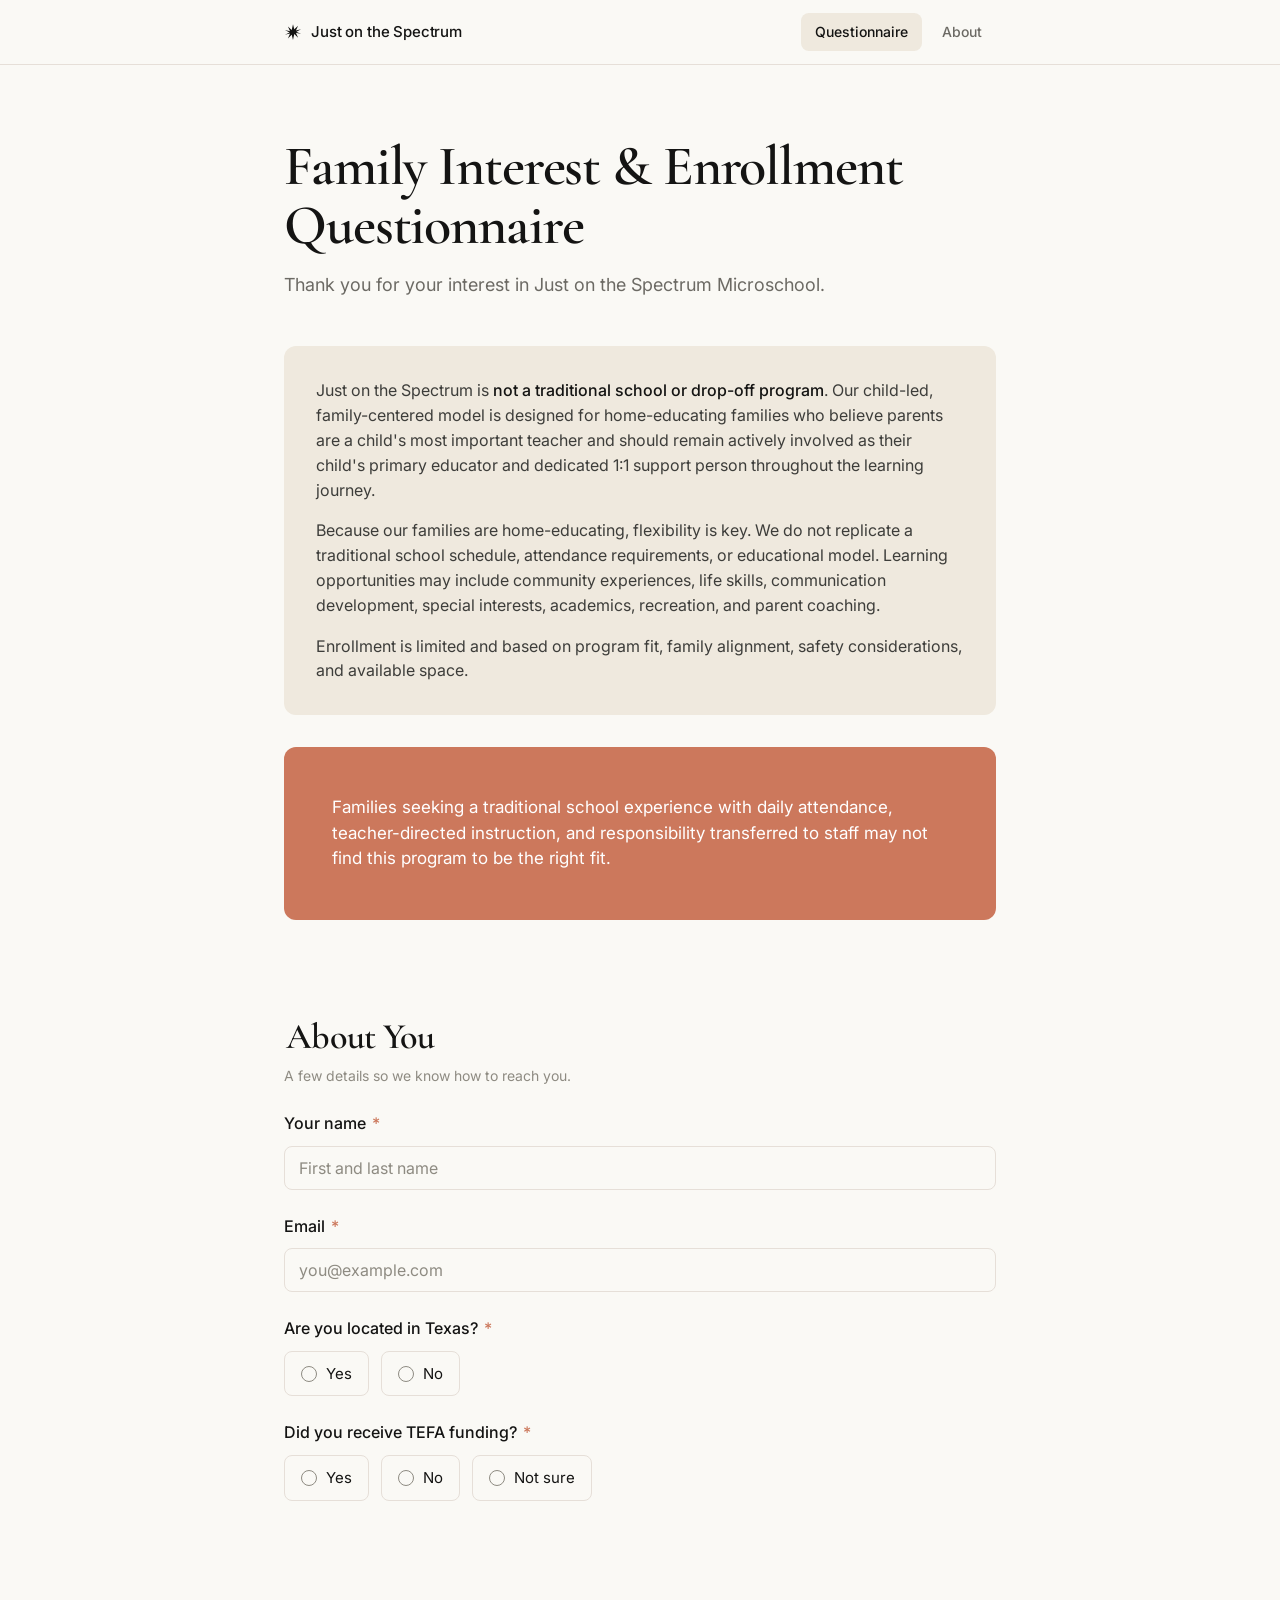
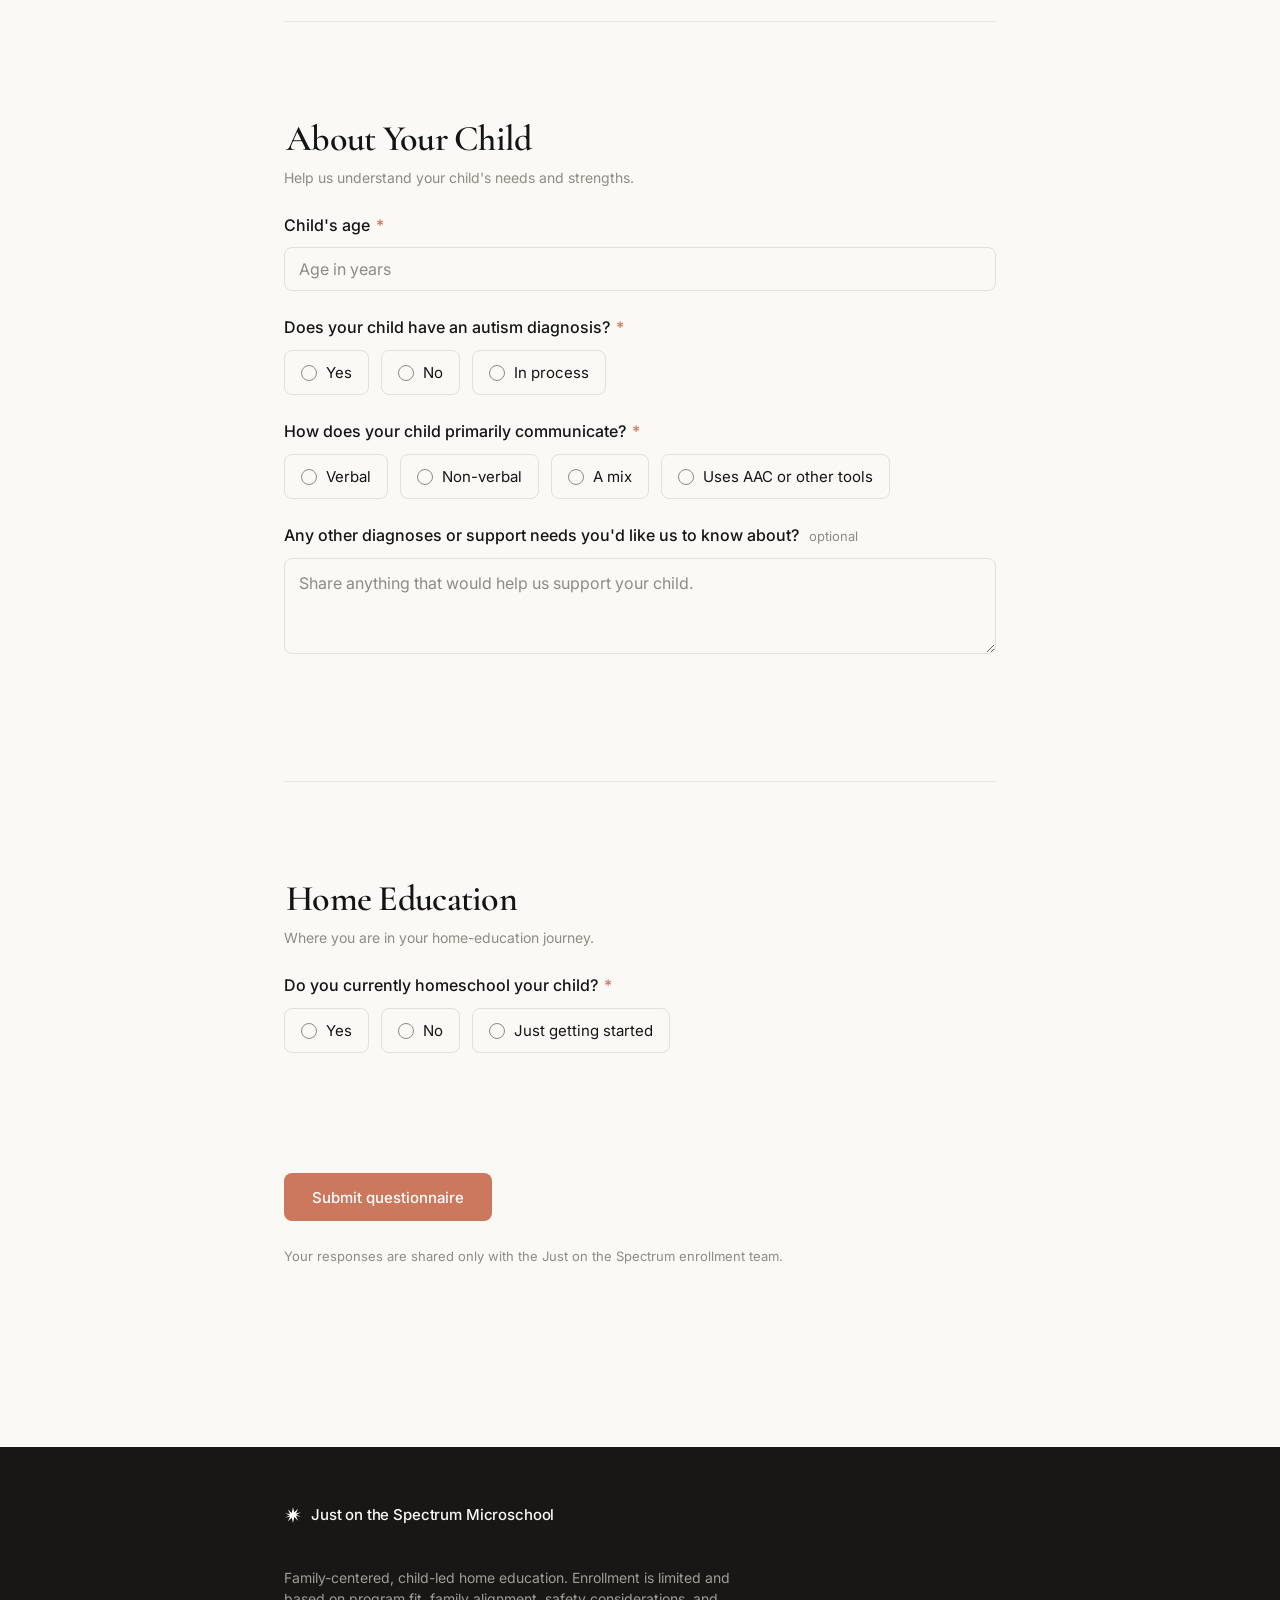
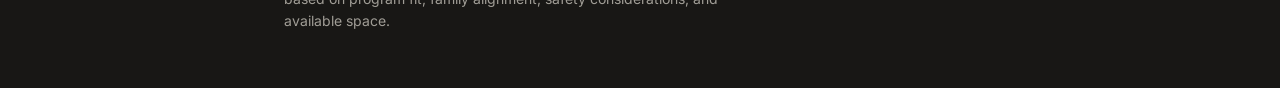
<file: index.html>
<!DOCTYPE html>
<html lang="en">
<head>
  <meta charset="UTF-8" />
  <meta name="viewport" content="width=device-width, initial-scale=1.0" />
  <title>Family Interest &amp; Enrollment Questionnaire — Just on the Spectrum Microschool</title>
  <link rel="preconnect" href="https://fonts.googleapis.com" />
  <link rel="preconnect" href="https://fonts.gstatic.com" crossorigin />
  <link
    href="https://fonts.googleapis.com/css2?family=Cormorant+Garamond:wght@500;600&family=Inter:wght@400;500&display=swap"
    rel="stylesheet"
  />
  <style>
    /* ============================================================
       design.md — Claude.com system · light mode
       Cream canvas · coral primary · dark navy footer
       ============================================================ */
    :root {
      /* Brand & accent */
      --primary:            #cc785c;
      --primary-active:     #a9583e;
      --primary-disabled:   #e6dfd8;

      /* Surfaces */
      --canvas:             #faf9f5;
      --surface-soft:       #f5f0e8;
      --surface-card:       #efe9de;
      --surface-cream-strong:#e8e0d2;
      --surface-dark:       #181715;
      --surface-dark-elevated:#252320;

      /* Lines */
      --hairline:           #e6dfd8;
      --hairline-soft:      #ebe6df;

      /* Text */
      --ink:                #141413;
      --body-strong:        #252523;
      --body:               #3d3d3a;
      --muted:              #6c6a64;
      --muted-soft:         #8e8b82;
      --on-primary:         #ffffff;
      --on-dark:            #faf9f5;
      --on-dark-soft:       #a09d96;

      /* Semantic */
      --error:              #c64545;

      /* Radius */
      --r-sm: 6px;
      --r-md: 8px;
      --r-lg: 12px;
      --r-xl: 16px;
      --r-pill: 9999px;

      /* Spacing (4px base) */
      --s-xs: 8px;
      --s-sm: 12px;
      --s-md: 16px;
      --s-lg: 24px;
      --s-xl: 32px;
      --s-xxl: 48px;
      --s-section: 96px;

      /* Type */
      --font-display: "Cormorant Garamond", "Tiempos Headline", Garamond, "Times New Roman", serif;
      --font-sans:    "Inter", -apple-system, BlinkMacSystemFont, "Segoe UI", Roboto, sans-serif;

      --ring: 0 0 0 3px rgba(204, 120, 92, 0.15);
    }

    * { box-sizing: border-box; }
    html { -webkit-text-size-adjust: 100%; }

    body {
      margin: 0;
      font-family: var(--font-sans);
      font-size: 16px;       /* body-md */
      line-height: 1.55;
      color: var(--body);
      background: var(--canvas);
      -webkit-font-smoothing: antialiased;
      text-rendering: optimizeLegibility;
    }

    .page {
      max-width: 760px;
      margin: 0 auto;
      padding: 72px 24px;
    }

    /* ===== Shared top nav ===== */
    .topnav {
      position: sticky; top: 0; z-index: 10;
      background: rgba(250, 249, 245, 0.88); backdrop-filter: blur(8px);
      border-bottom: 1px solid var(--hairline);
    }
    .topnav .inner {
      max-width: 760px; margin: 0 auto; padding: 0 24px;
      height: 64px; display: flex; align-items: center; justify-content: space-between;
    }
    .brand { display: inline-flex; align-items: center; gap: 9px; text-decoration: none; }
    .brand span {
      font-family: var(--font-sans); font-size: 15px; font-weight: 500;
      letter-spacing: -0.01em; color: var(--ink);
    }
    .navlinks { display: flex; gap: 6px; }
    .navlinks a {
      font-size: 14px; font-weight: 500; color: var(--muted); text-decoration: none;
      padding: 8px 14px; border-radius: var(--r-md);
      transition: background 0.15s ease, color 0.15s ease;
    }
    .navlinks a:hover { color: var(--ink); background: var(--surface-card); }
    .navlinks a[aria-current="page"] { color: var(--ink); background: var(--surface-card); }

    /* ===== Display headings — Cormorant serif, weight 500/600, negative tracking ===== */
    h1, h2, legend {
      font-family: var(--font-display);
      font-weight: 600;
      color: var(--ink);
      margin: 0;
    }

    /* ===== Masthead ===== */
    .masthead { margin-bottom: var(--s-xxl); }

    .wordmark {
      display: inline-flex;
      align-items: center;
      gap: 9px;
      margin-bottom: var(--s-lg);
    }
    .spike { width: 18px; height: 18px; color: var(--ink); flex: none; }
    .wordmark span {
      font-family: var(--font-sans);
      font-size: 15px;
      font-weight: 500;
      letter-spacing: -0.01em;
      color: var(--ink);
    }

    h1 {
      font-size: clamp(38px, 6vw, 56px);  /* display-xl-ish */
      line-height: 1.05;
      letter-spacing: -0.02em;
      margin-bottom: var(--s-md);
    }
    .lede {
      font-size: 18px;          /* title-md */
      color: var(--muted);
      max-width: 54ch;
      margin: 0;
    }

    /* ===== Context (cream feature card) — color block, no shadow ===== */
    .context {
      background: var(--surface-card);
      border-radius: var(--r-lg);
      padding: var(--s-xl);
      margin-bottom: var(--s-xl);
    }
    .context p {
      margin: 0 0 var(--s-md);
      color: var(--body);
      font-size: 16px;
    }
    .context p:last-child { margin-bottom: 0; }
    .context strong { color: var(--ink); font-weight: 500; }

    /* ===== Coral callout card — full-bleed, the one place coral goes generous ===== */
    .callout {
      background: var(--primary);
      color: var(--on-primary);
      border-radius: var(--r-lg);
      padding: var(--s-xxl);
      margin-bottom: var(--s-section);
    }
    .callout p {
      margin: 0;
      font-size: 17px;
      line-height: 1.5;
    }

    /* ===== Form ===== */
    fieldset {
      border: none;
      margin: 0 0 var(--s-section);
      padding: 0;
    }
    legend {
      font-size: clamp(28px, 4vw, 36px);  /* display-md */
      line-height: 1.15;
      letter-spacing: -0.02em;
      margin-bottom: var(--s-xs);
    }
    .section-hint {
      color: var(--muted-soft);
      font-size: 14px;
      margin: 0 0 var(--s-lg);
    }

    .field { margin-bottom: var(--s-lg); }

    .q-label, label.q {
      display: block;
      font-weight: 500;       /* title-sm */
      font-size: 16px;
      color: var(--ink);
      margin-bottom: 10px;
    }
    .req { color: var(--primary); margin-left: 2px; }
    .optional {
      color: var(--muted-soft);
      font-weight: 400;
      font-size: 13px;
      margin-left: 6px;
    }

    /* text-input */
    input[type="text"],
    input[type="email"],
    input[type="number"],
    textarea {
      width: 100%;
      font-family: inherit;
      font-size: 16px;
      color: var(--ink);
      background: var(--canvas);
      border: 1px solid var(--hairline);
      border-radius: var(--r-md);
      padding: 10px 14px;
      transition: border-color 0.15s ease, box-shadow 0.15s ease;
    }
    input { height: 44px; }
    input::placeholder,
    textarea::placeholder { color: var(--muted-soft); }
    input:focus,
    textarea:focus {
      outline: none;
      border-color: var(--primary);   /* text-input-focused */
      box-shadow: var(--ring);
    }
    textarea {
      min-height: 96px;
      line-height: 1.55;
      resize: vertical;
      padding: 12px 14px;
    }

    /* Choice groups — radios as cream selectable tiles */
    .choices {
      display: flex;
      flex-wrap: wrap;
      gap: var(--s-sm);
    }
    .choice {
      position: relative;
      display: inline-flex;
      align-items: center;
      gap: 9px;
      min-height: 44px;
      padding: 10px 16px;
      background: var(--canvas);
      border: 1px solid var(--hairline);
      border-radius: var(--r-md);
      cursor: pointer;
      font-size: 15px;
      color: var(--ink);
      user-select: none;
      transition: border-color 0.15s ease, background 0.15s ease;
    }
    .choice input {
      position: absolute;
      opacity: 0;
      pointer-events: none;
    }
    .dot {
      width: 16px;
      height: 16px;
      border-radius: 50%;
      border: 1.5px solid var(--muted-soft);
      flex: none;
      transition: border-color 0.15s ease, box-shadow 0.15s ease, background 0.15s ease;
    }
    .choice input:checked ~ .dot {
      border-color: var(--primary);
      background: var(--primary);
      box-shadow: inset 0 0 0 3px var(--canvas);
    }
    .choice:has(input:checked) {
      border-color: var(--primary);
      background: var(--surface-cream-strong);
    }
    .choice input:focus-visible ~ .dot { box-shadow: var(--ring); }

    /* Conditional dependent blocks */
    .conditional {
      border-left: 1px solid var(--hairline);
      padding-left: var(--s-lg);
      margin-left: 2px;
    }

    hr.divider {
      border: none;
      border-top: 1px solid var(--hairline-soft);
      margin: 0 0 var(--s-section);
    }

    /* button-primary */
    .actions {
      display: flex;
      flex-direction: column;
      align-items: flex-start;
      gap: var(--s-sm);
    }
    button[type="submit"] {
      font-family: var(--font-sans);
      font-size: 15px;
      font-weight: 500;
      line-height: 1;
      color: var(--on-primary);
      background: var(--primary);
      border: none;
      border-radius: var(--r-md);
      padding: 0 28px;
      height: 48px;
      cursor: pointer;
      transition: background 0.15s ease;
    }
    button[type="submit"]:active { background: var(--primary-active); }
    button[type="submit"]:hover { background: var(--primary-active); }
    button[type="submit"]:focus-visible { outline: none; box-shadow: var(--ring); }
    button[type="submit"]:disabled { background: var(--primary-disabled); color: var(--muted); cursor: default; }
    .privacy { color: var(--muted-soft); font-size: 13px; }

    /* ===== Dark navy footer — closes the page, never inverts ===== */
    .site-footer {
      background: var(--surface-dark);
      color: var(--on-dark-soft);
      margin-top: var(--s-section);
    }
    .site-footer .inner {
      max-width: 760px;
      margin: 0 auto;
      padding: 56px 24px;
    }
    .site-footer .wordmark span,
    .site-footer .spike { color: var(--on-dark); }
    .site-footer p {
      margin: 16px 0 0;
      font-size: 14px;
      max-width: 52ch;
    }

    @media (max-width: 520px) {
      .page { padding: 48px 18px; }
      .context, .callout { padding: var(--s-lg); }
      :root { --s-section: 64px; }
    }
  </style>
</head>
<body>
  <div class="topnav">
    <div class="inner">
      <a class="brand" href="index.html" aria-label="Just on the Spectrum Microschool — home">
        <svg class="spike" viewBox="0 0 24 24" aria-hidden="true" fill="currentColor">
          <path d="M12 1.5l1.7 6.9 5.1-4.9-2.9 6.4 6.9-1.6-6.2 3.2 6.2 3.2-6.9-1.6 2.9 6.4-5.1-4.9L12 22.5l-1.7-6.9-5.1 4.9 2.9-6.4-6.9 1.6 6.2-3.2-6.2-3.2 6.9 1.6-2.9-6.4 5.1 4.9z"/>
        </svg>
        <span>Just on the Spectrum</span>
      </a>
      <nav class="navlinks">
        <a href="index.html" aria-current="page">Questionnaire</a>
        <a href="about.html">About</a>
      </nav>
    </div>
  </div>

  <main class="page">
    <header class="masthead">
      <h1>Family Interest &amp; Enrollment Questionnaire</h1>
      <p class="lede">Thank you for your interest in Just on the Spectrum Microschool.</p>
    </header>

    <section class="context" aria-label="About our program">
      <p>
        Just on the Spectrum is <strong>not a traditional school or drop-off
        program</strong>. Our child-led, family-centered model is designed for
        home-educating families who believe parents are a child's most important
        teacher and should remain actively involved as their child's primary
        educator and dedicated 1:1 support person throughout the learning journey.
      </p>
      <p>
        Because our families are home-educating, flexibility is key. We do not
        replicate a traditional school schedule, attendance requirements, or
        educational model. Learning opportunities may include community
        experiences, life skills, communication development, special interests,
        academics, recreation, and parent coaching.
      </p>
      <p>
        Enrollment is limited and based on program fit, family alignment, safety
        considerations, and available space.
      </p>
    </section>

    <section class="callout" aria-label="Important note about fit">
      <p>
        Families seeking a traditional school experience with daily attendance,
        teacher-directed instruction, and responsibility transferred to staff may
        not find this program to be the right fit.
      </p>
    </section>

    <form id="questionnaire" novalidate>
      <!-- Web3Forms configuration (emails submissions to justonthespectrum@gmail.com) -->
      <input type="hidden" name="access_key" value="260606d1-ce3f-4ca3-ab49-137dbb2da3db" />
      <input type="hidden" name="subject" value="New Enrollment Questionnaire — Just on the Spectrum" />
      <input type="hidden" name="from_name" value="Just on the Spectrum — Website" />
      <!-- Honeypot: hidden from people, catches bots -->
      <input type="checkbox" name="botcheck" style="display:none !important" tabindex="-1" autocomplete="off" aria-hidden="true" />

      <!-- ============ ABOUT YOU ============ -->
      <fieldset>
        <legend>About You</legend>
        <p class="section-hint">A few details so we know how to reach you.</p>

        <div class="field">
          <label class="q" for="name">Your name <span class="req">*</span></label>
          <input type="text" id="name" name="Your name" autocomplete="name"
                 placeholder="First and last name" required />
        </div>

        <div class="field">
          <label class="q" for="email">Email <span class="req">*</span></label>
          <input type="email" id="email" name="email" autocomplete="email"
                 placeholder="you@example.com" required />
        </div>

        <div class="field">
          <span class="q-label">Are you located in Texas? <span class="req">*</span></span>
          <div class="choices" role="radiogroup" aria-label="Located in Texas">
            <label class="choice"><input type="radio" name="Located in Texas?" value="Yes" required /><span class="dot"></span>Yes</label>
            <label class="choice"><input type="radio" name="Located in Texas?" value="No" /><span class="dot"></span>No</label>
          </div>
        </div>

        <div class="field">
          <span class="q-label">Did you receive TEFA funding? <span class="req">*</span></span>
          <div class="choices" role="radiogroup" aria-label="TEFA funding">
            <label class="choice"><input type="radio" name="Received TEFA funding?" value="Yes" required /><span class="dot"></span>Yes</label>
            <label class="choice"><input type="radio" name="Received TEFA funding?" value="No" /><span class="dot"></span>No</label>
            <label class="choice"><input type="radio" name="Received TEFA funding?" value="Not sure" /><span class="dot"></span>Not sure</label>
          </div>
        </div>

        <div class="field conditional" id="tefa_amount_wrap" hidden>
          <label class="q" for="tefa_amount">If yes, what amount were you awarded?</label>
          <input type="text" id="tefa_amount" name="TEFA amount awarded"
                 inputmode="numeric" placeholder="e.g. $10,000" />
        </div>
      </fieldset>

      <hr class="divider" />

      <!-- ============ ABOUT YOUR CHILD ============ -->
      <fieldset>
        <legend>About Your Child</legend>
        <p class="section-hint">Help us understand your child's needs and strengths.</p>

        <div class="field">
          <label class="q" for="child_age">Child's age <span class="req">*</span></label>
          <input type="number" id="child_age" name="Child's age" min="0" max="22"
                 placeholder="Age in years" required />
        </div>

        <div class="field">
          <span class="q-label">Does your child have an autism diagnosis? <span class="req">*</span></span>
          <div class="choices" role="radiogroup" aria-label="Autism diagnosis">
            <label class="choice"><input type="radio" name="Autism diagnosis?" value="Yes" required /><span class="dot"></span>Yes</label>
            <label class="choice"><input type="radio" name="Autism diagnosis?" value="No" /><span class="dot"></span>No</label>
            <label class="choice"><input type="radio" name="Autism diagnosis?" value="In process" /><span class="dot"></span>In process</label>
          </div>
        </div>

        <div class="field conditional" id="support_level_wrap" hidden>
          <span class="q-label">If yes, what support level? <span class="optional">optional</span></span>
          <div class="choices" role="radiogroup" aria-label="Support level">
            <label class="choice"><input type="radio" name="Autism support level" value="Level 1" /><span class="dot"></span>Level 1</label>
            <label class="choice"><input type="radio" name="Autism support level" value="Level 2" /><span class="dot"></span>Level 2</label>
            <label class="choice"><input type="radio" name="Autism support level" value="Level 3" /><span class="dot"></span>Level 3</label>
            <label class="choice"><input type="radio" name="Autism support level" value="Not sure" /><span class="dot"></span>Not sure</label>
          </div>
        </div>

        <div class="field">
          <span class="q-label">How does your child primarily communicate? <span class="req">*</span></span>
          <div class="choices" role="radiogroup" aria-label="Communication">
            <label class="choice"><input type="radio" name="Primary communication" value="Verbal" required /><span class="dot"></span>Verbal</label>
            <label class="choice"><input type="radio" name="Primary communication" value="Non-verbal" /><span class="dot"></span>Non-verbal</label>
            <label class="choice"><input type="radio" name="Primary communication" value="A mix" /><span class="dot"></span>A mix</label>
            <label class="choice"><input type="radio" name="Primary communication" value="Uses AAC or other tools" /><span class="dot"></span>Uses AAC or other tools</label>
          </div>
        </div>

        <div class="field">
          <label class="q" for="other_dx">
            Any other diagnoses or support needs you'd like us to know about?
            <span class="optional">optional</span>
          </label>
          <textarea id="other_dx" name="Other diagnoses / support needs"
                    placeholder="Share anything that would help us support your child."></textarea>
        </div>
      </fieldset>

      <hr class="divider" />

      <!-- ============ HOME EDUCATION ============ -->
      <fieldset>
        <legend>Home Education</legend>
        <p class="section-hint">Where you are in your home-education journey.</p>

        <div class="field">
          <span class="q-label">Do you currently homeschool your child? <span class="req">*</span></span>
          <div class="choices" role="radiogroup" aria-label="Currently homeschool">
            <label class="choice"><input type="radio" name="Currently homeschooling?" value="Yes" required /><span class="dot"></span>Yes</label>
            <label class="choice"><input type="radio" name="Currently homeschooling?" value="No" /><span class="dot"></span>No</label>
            <label class="choice"><input type="radio" name="Currently homeschooling?" value="Just getting started" /><span class="dot"></span>Just getting started</label>
          </div>
        </div>

        <div class="field conditional" id="homeschool_length_wrap" hidden>
          <span class="q-label">If yes, how long?</span>
          <div class="choices" role="radiogroup" aria-label="How long homeschooling">
            <label class="choice"><input type="radio" name="Length homeschooling" value="Less than a year" /><span class="dot"></span>Less than a year</label>
            <label class="choice"><input type="radio" name="Length homeschooling" value="1–2 years" /><span class="dot"></span>1–2 years</label>
            <label class="choice"><input type="radio" name="Length homeschooling" value="3+ years" /><span class="dot"></span>3+ years</label>
          </div>
        </div>
      </fieldset>

      <div class="actions">
        <button type="submit">Submit questionnaire</button>
        <p class="privacy">Your responses are shared only with the Just on the Spectrum enrollment team.</p>
      </div>
    </form>
  </main>

  <footer class="site-footer">
    <div class="inner">
      <span class="wordmark">
        <svg class="spike" viewBox="0 0 24 24" aria-hidden="true" fill="currentColor">
          <path d="M12 1.5l1.7 6.9 5.1-4.9-2.9 6.4 6.9-1.6-6.2 3.2 6.2 3.2-6.9-1.6 2.9 6.4-5.1-4.9L12 22.5l-1.7-6.9-5.1 4.9 2.9-6.4-6.9 1.6 6.2-3.2-6.2-3.2 6.9 1.6-2.9-6.4 5.1 4.9z"/>
        </svg>
        <span>Just on the Spectrum Microschool</span>
      </span>
      <p>Family-centered, child-led home education. Enrollment is limited and based on program fit, family alignment, safety considerations, and available space.</p>
    </div>
  </footer>

  <script>
    // Reveal dependent fields based on prior answers; clear them when hidden.
    function toggle(triggerName, wrapId, showValues) {
      var wrap = document.getElementById(wrapId);
      document.querySelectorAll('input[name="' + triggerName + '"]').forEach(function (input) {
        input.addEventListener('change', function () {
          var show = showValues.indexOf(input.value) !== -1 && input.checked;
          wrap.hidden = !show;
          if (!show) {
            wrap.querySelectorAll('input, textarea').forEach(function (el) {
              if (el.type === 'radio' || el.type === 'checkbox') el.checked = false;
              else el.value = '';
            });
          }
        });
      });
    }

    toggle('Received TEFA funding?', 'tefa_amount_wrap', ['Yes']);
    toggle('Autism diagnosis?', 'support_level_wrap', ['Yes']);
    toggle('Currently homeschooling?', 'homeschool_length_wrap', ['Yes']);

    // Submit to Web3Forms via fetch so the visitor stays on the page.
    var form = document.getElementById('questionnaire');
    form.addEventListener('submit', async function (e) {
      e.preventDefault();
      if (!form.checkValidity()) { form.reportValidity(); return; }

      var btn = form.querySelector('button[type="submit"]');
      var label = btn.textContent;
      btn.disabled = true;
      btn.textContent = 'Submitting…';

      // Personalize the subject line with the family's name.
      var parent = (form.elements['Your name'].value || '').trim();
      form.elements['subject'].value = parent
        ? 'New Enrollment Questionnaire — ' + parent
        : 'New Enrollment Questionnaire — Just on the Spectrum';

      try {
        var res = await fetch('https://api.web3forms.com/submit', {
          method: 'POST',
          body: new FormData(form)
        });
        var data = await res.json();
        if (res.ok && data.success) {
          form.querySelector('.actions').innerHTML =
            '<p style="font-family:var(--font-display);font-size:24px;color:var(--ink);margin:0 0 6px;">Thank you — your questionnaire has been submitted.</p>' +
            '<p class="privacy">We\'ll be in touch at the email you provided. You can close this page.</p>';
        } else {
          throw new Error((data && data.message) || 'Submission failed');
        }
      } catch (err) {
        btn.disabled = false;
        btn.textContent = label;
        alert('Sorry — something went wrong submitting the form. Please try again, or email justonthespectrum@gmail.com directly.');
      }
    });
  </script>
</body>
</html>
</file>
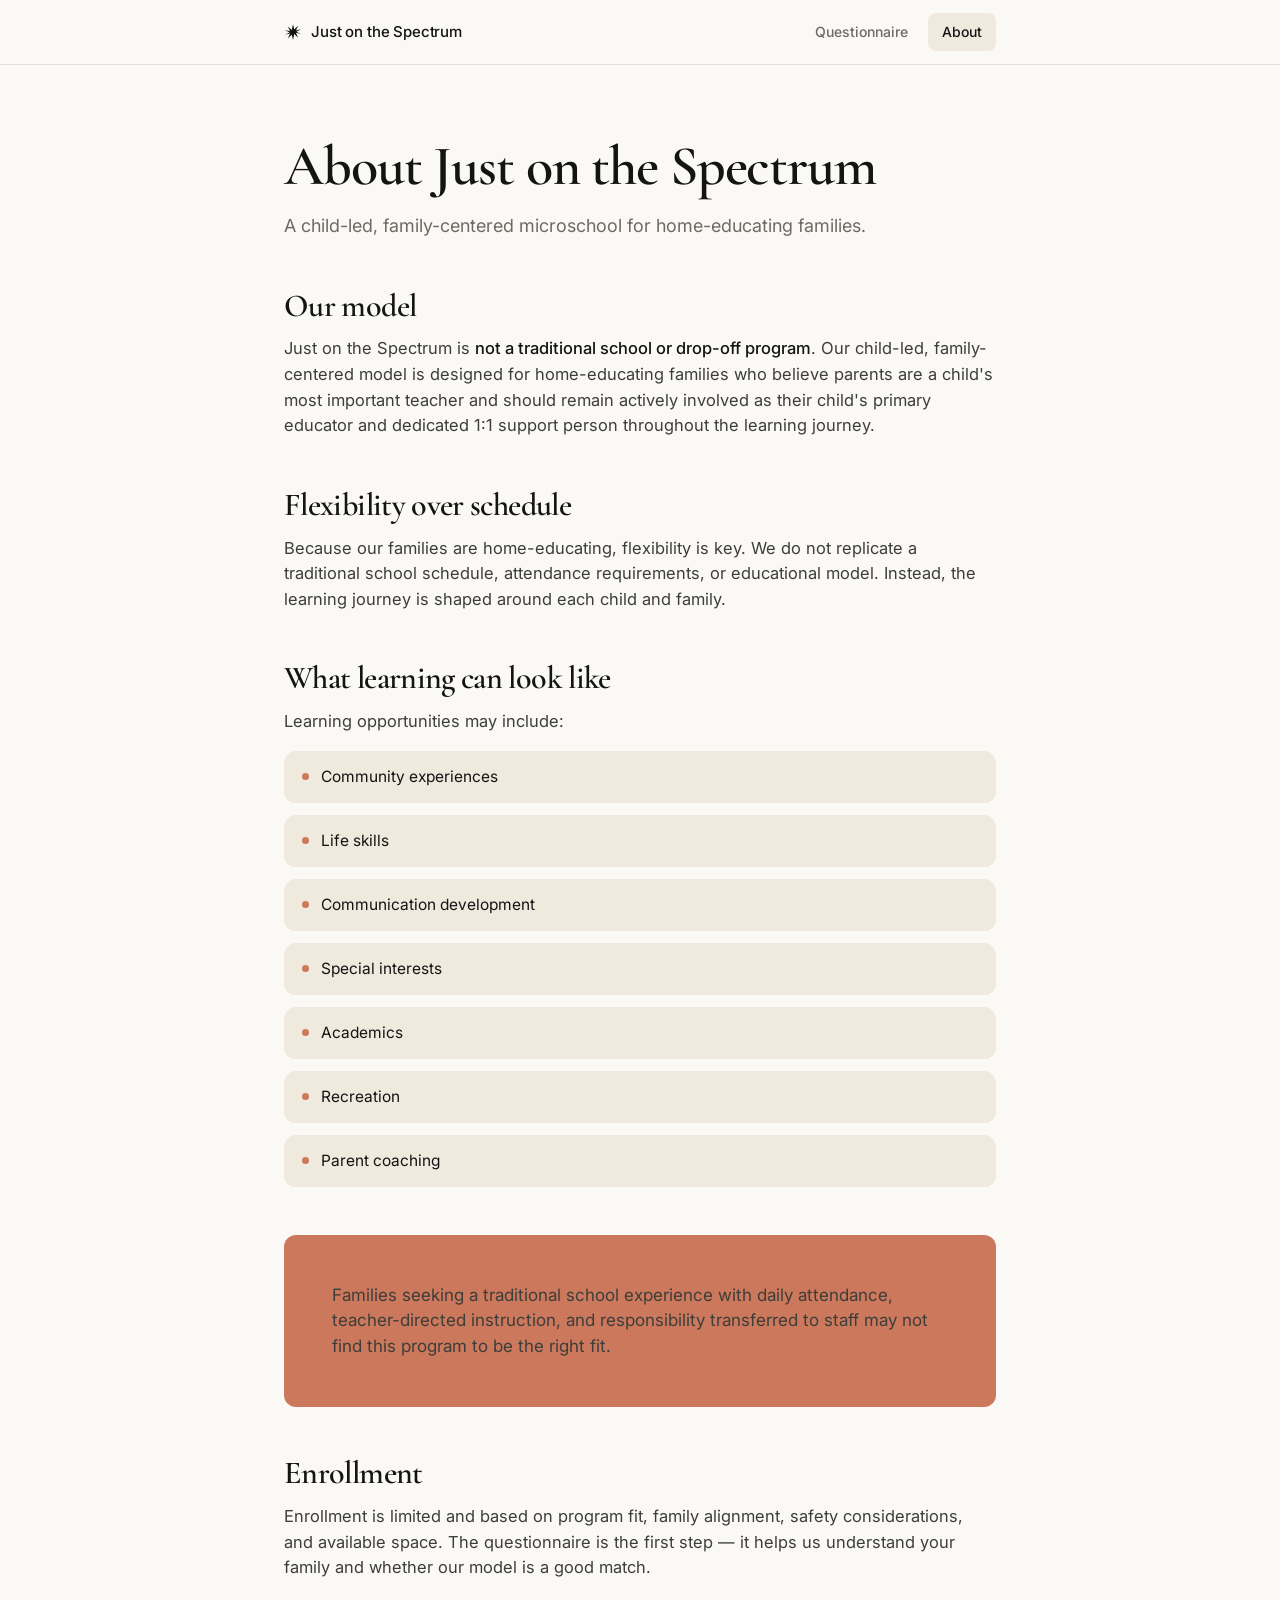
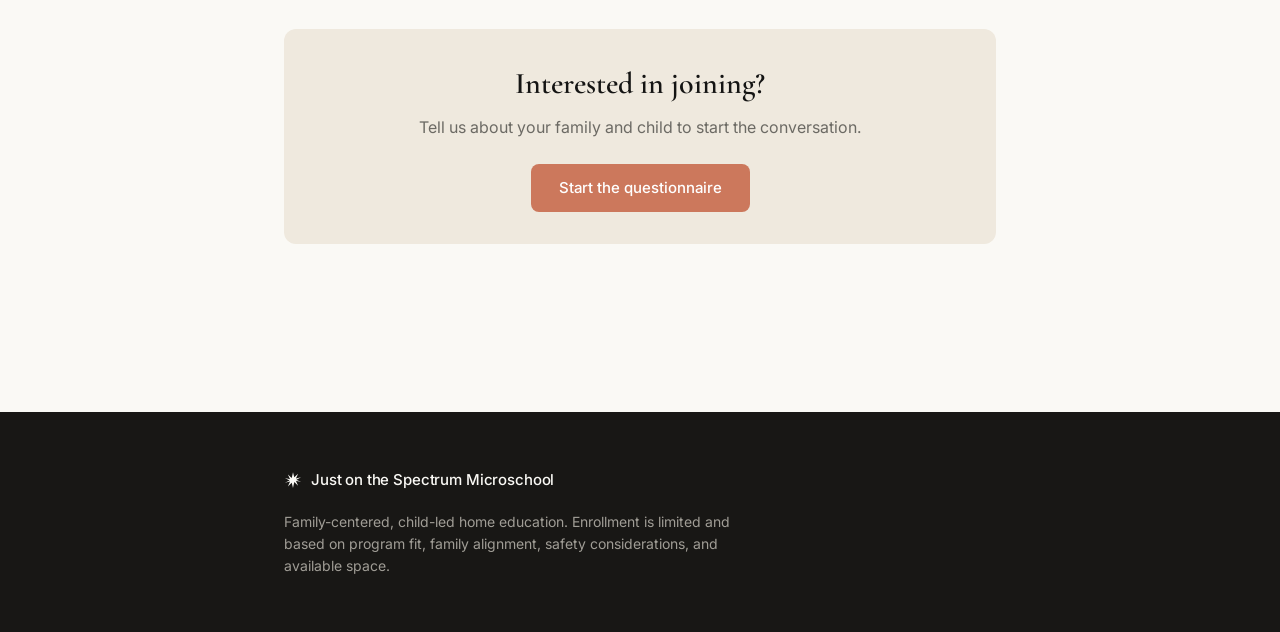
<file: about.html>
<!DOCTYPE html>
<html lang="en">
<head>
  <meta charset="UTF-8" />
  <meta name="viewport" content="width=device-width, initial-scale=1.0" />
  <title>About — Just on the Spectrum Microschool</title>
  <link rel="preconnect" href="https://fonts.googleapis.com" />
  <link rel="preconnect" href="https://fonts.gstatic.com" crossorigin />
  <link
    href="https://fonts.googleapis.com/css2?family=Cormorant+Garamond:wght@500;600&family=Inter:wght@400;500&display=swap"
    rel="stylesheet"
  />
  <style>
    /* design.md — Claude.com system · light mode (shared tokens with index.html) */
    :root {
      --primary:#cc785c; --primary-active:#a9583e; --primary-disabled:#e6dfd8;
      --canvas:#faf9f5; --surface-soft:#f5f0e8; --surface-card:#efe9de;
      --surface-cream-strong:#e8e0d2; --surface-dark:#181715; --surface-dark-elevated:#252320;
      --hairline:#e6dfd8; --hairline-soft:#ebe6df;
      --ink:#141413; --body-strong:#252523; --body:#3d3d3a; --muted:#6c6a64; --muted-soft:#8e8b82;
      --on-primary:#ffffff; --on-dark:#faf9f5; --on-dark-soft:#a09d96;
      --r-sm:6px; --r-md:8px; --r-lg:12px; --r-xl:16px; --r-pill:9999px;
      --s-xs:8px; --s-sm:12px; --s-md:16px; --s-lg:24px; --s-xl:32px; --s-xxl:48px; --s-section:96px;
      --font-display:"Cormorant Garamond","Tiempos Headline",Garamond,"Times New Roman",serif;
      --font-sans:"Inter",-apple-system,BlinkMacSystemFont,"Segoe UI",Roboto,sans-serif;
    }
    * { box-sizing:border-box; }
    body {
      margin:0; font-family:var(--font-sans); font-size:16px; line-height:1.55;
      color:var(--body); background:var(--canvas);
      -webkit-font-smoothing:antialiased; text-rendering:optimizeLegibility;
    }
    h1, h2 { font-family:var(--font-display); font-weight:600; color:var(--ink); margin:0; }

    /* ===== Shared top nav ===== */
    .topnav {
      position:sticky; top:0; z-index:10;
      background:rgba(250,249,245,0.88); backdrop-filter:blur(8px);
      border-bottom:1px solid var(--hairline);
    }
    .topnav .inner {
      max-width:760px; margin:0 auto; padding:0 24px;
      height:64px; display:flex; align-items:center; justify-content:space-between;
    }
    .brand { display:inline-flex; align-items:center; gap:9px; text-decoration:none; }
    .brand .spike { width:18px; height:18px; color:var(--ink); flex:none; }
    .brand span { font-size:15px; font-weight:500; color:var(--ink); letter-spacing:-0.01em; }
    .navlinks { display:flex; gap:6px; }
    .navlinks a {
      font-size:14px; font-weight:500; color:var(--muted); text-decoration:none;
      padding:8px 14px; border-radius:var(--r-md); transition:background .15s ease, color .15s ease;
    }
    .navlinks a:hover { color:var(--ink); background:var(--surface-card); }
    .navlinks a[aria-current="page"] { color:var(--ink); background:var(--surface-card); }

    .page { max-width:760px; margin:0 auto; padding:72px 24px; }

    .masthead { margin-bottom:var(--s-xxl); }
    h1 { font-size:clamp(38px,6vw,56px); line-height:1.05; letter-spacing:-0.02em; margin-bottom:var(--s-md); }
    .lede { font-size:18px; color:var(--muted); max-width:54ch; margin:0; }

    .prose h2 {
      font-size:clamp(26px,4vw,32px); line-height:1.15; letter-spacing:-0.02em;
      margin:var(--s-xxl) 0 var(--s-sm);
    }
    .prose p { margin:0 0 var(--s-md); color:var(--body); font-size:16.5px; }
    .prose strong { color:var(--ink); font-weight:500; }

    .feature-list { list-style:none; padding:0; margin:var(--s-sm) 0 0; display:grid; gap:var(--s-sm); }
    .feature-list li {
      background:var(--surface-card); border-radius:var(--r-lg);
      padding:14px 18px; font-size:15.5px; color:var(--ink);
      display:flex; align-items:center; gap:12px;
    }
    .feature-list li::before {
      content:""; width:7px; height:7px; border-radius:50%;
      background:var(--primary); flex:none;
    }

    /* Coral callout — the fit note */
    .callout {
      background:var(--primary); color:var(--on-primary);
      border-radius:var(--r-lg); padding:var(--s-xxl);
      margin:var(--s-xxl) 0;
    }
    .callout p { margin:0; font-size:17px; line-height:1.5; }

    /* CTA band linking to the questionnaire */
    .cta-band {
      background:var(--surface-card); border-radius:var(--r-lg);
      padding:var(--s-xl); margin-top:var(--s-xxl); text-align:center;
    }
    .cta-band h2 { font-size:clamp(24px,4vw,30px); margin:0 0 var(--s-xs); }
    .cta-band p { color:var(--muted); margin:0 0 var(--s-lg); }
    .cta {
      display:inline-block; font-family:var(--font-sans); font-size:15px; font-weight:500;
      color:var(--on-primary); background:var(--primary); text-decoration:none;
      border-radius:var(--r-md); padding:0 28px; height:48px; line-height:48px;
      transition:background .15s ease;
    }
    .cta:hover { background:var(--primary-active); }

    .site-footer { background:var(--surface-dark); color:var(--on-dark-soft); margin-top:var(--s-section); }
    .site-footer .inner { max-width:760px; margin:0 auto; padding:56px 24px; }
    .site-footer .brand .spike, .site-footer .brand span { color:var(--on-dark); }
    .site-footer p { margin:16px 0 0; font-size:14px; max-width:52ch; }

    @media (max-width:520px) {
      .page { padding:48px 18px; }
      .callout, .cta-band { padding:var(--s-lg); }
      :root { --s-section:64px; }
      .brand span { display:none; } /* keep just the mark on small screens */
    }
  </style>
</head>
<body>
  <div class="topnav">
    <div class="inner">
      <a class="brand" href="index.html" aria-label="Just on the Spectrum Microschool — home">
        <svg class="spike" viewBox="0 0 24 24" aria-hidden="true" fill="currentColor">
          <path d="M12 1.5l1.7 6.9 5.1-4.9-2.9 6.4 6.9-1.6-6.2 3.2 6.2 3.2-6.9-1.6 2.9 6.4-5.1-4.9L12 22.5l-1.7-6.9-5.1 4.9 2.9-6.4-6.9 1.6 6.2-3.2-6.2-3.2 6.9 1.6-2.9-6.4 5.1 4.9z"/>
        </svg>
        <span>Just on the Spectrum</span>
      </a>
      <nav class="navlinks">
        <a href="index.html">Questionnaire</a>
        <a href="about.html" aria-current="page">About</a>
      </nav>
    </div>
  </div>

  <main class="page">
    <header class="masthead">
      <h1>About Just on the Spectrum</h1>
      <p class="lede">A child-led, family-centered microschool for home-educating families.</p>
    </header>

    <div class="prose">
      <h2>Our model</h2>
      <p>
        Just on the Spectrum is <strong>not a traditional school or drop-off
        program</strong>. Our child-led, family-centered model is designed for
        home-educating families who believe parents are a child's most important
        teacher and should remain actively involved as their child's primary
        educator and dedicated 1:1 support person throughout the learning journey.
      </p>

      <h2>Flexibility over schedule</h2>
      <p>
        Because our families are home-educating, flexibility is key. We do not
        replicate a traditional school schedule, attendance requirements, or
        educational model. Instead, the learning journey is shaped around each
        child and family.
      </p>

      <h2>What learning can look like</h2>
      <p>Learning opportunities may include:</p>
      <ul class="feature-list">
        <li>Community experiences</li>
        <li>Life skills</li>
        <li>Communication development</li>
        <li>Special interests</li>
        <li>Academics</li>
        <li>Recreation</li>
        <li>Parent coaching</li>
      </ul>

      <div class="callout">
        <p>
          Families seeking a traditional school experience with daily attendance,
          teacher-directed instruction, and responsibility transferred to staff may
          not find this program to be the right fit.
        </p>
      </div>

      <h2>Enrollment</h2>
      <p>
        Enrollment is limited and based on program fit, family alignment, safety
        considerations, and available space. The questionnaire is the first step —
        it helps us understand your family and whether our model is a good match.
      </p>
    </div>

    <div class="cta-band">
      <h2>Interested in joining?</h2>
      <p>Tell us about your family and child to start the conversation.</p>
      <a class="cta" href="index.html">Start the questionnaire</a>
    </div>
  </main>

  <footer class="site-footer">
    <div class="inner">
      <span class="brand">
        <svg class="spike" viewBox="0 0 24 24" aria-hidden="true" fill="currentColor">
          <path d="M12 1.5l1.7 6.9 5.1-4.9-2.9 6.4 6.9-1.6-6.2 3.2 6.2 3.2-6.9-1.6 2.9 6.4-5.1-4.9L12 22.5l-1.7-6.9-5.1 4.9 2.9-6.4-6.9 1.6 6.2-3.2-6.2-3.2 6.9 1.6-2.9-6.4 5.1 4.9z"/>
        </svg>
        <span>Just on the Spectrum Microschool</span>
      </span>
      <p>Family-centered, child-led home education. Enrollment is limited and based on program fit, family alignment, safety considerations, and available space.</p>
    </div>
  </footer>
</body>
</html>
</file>
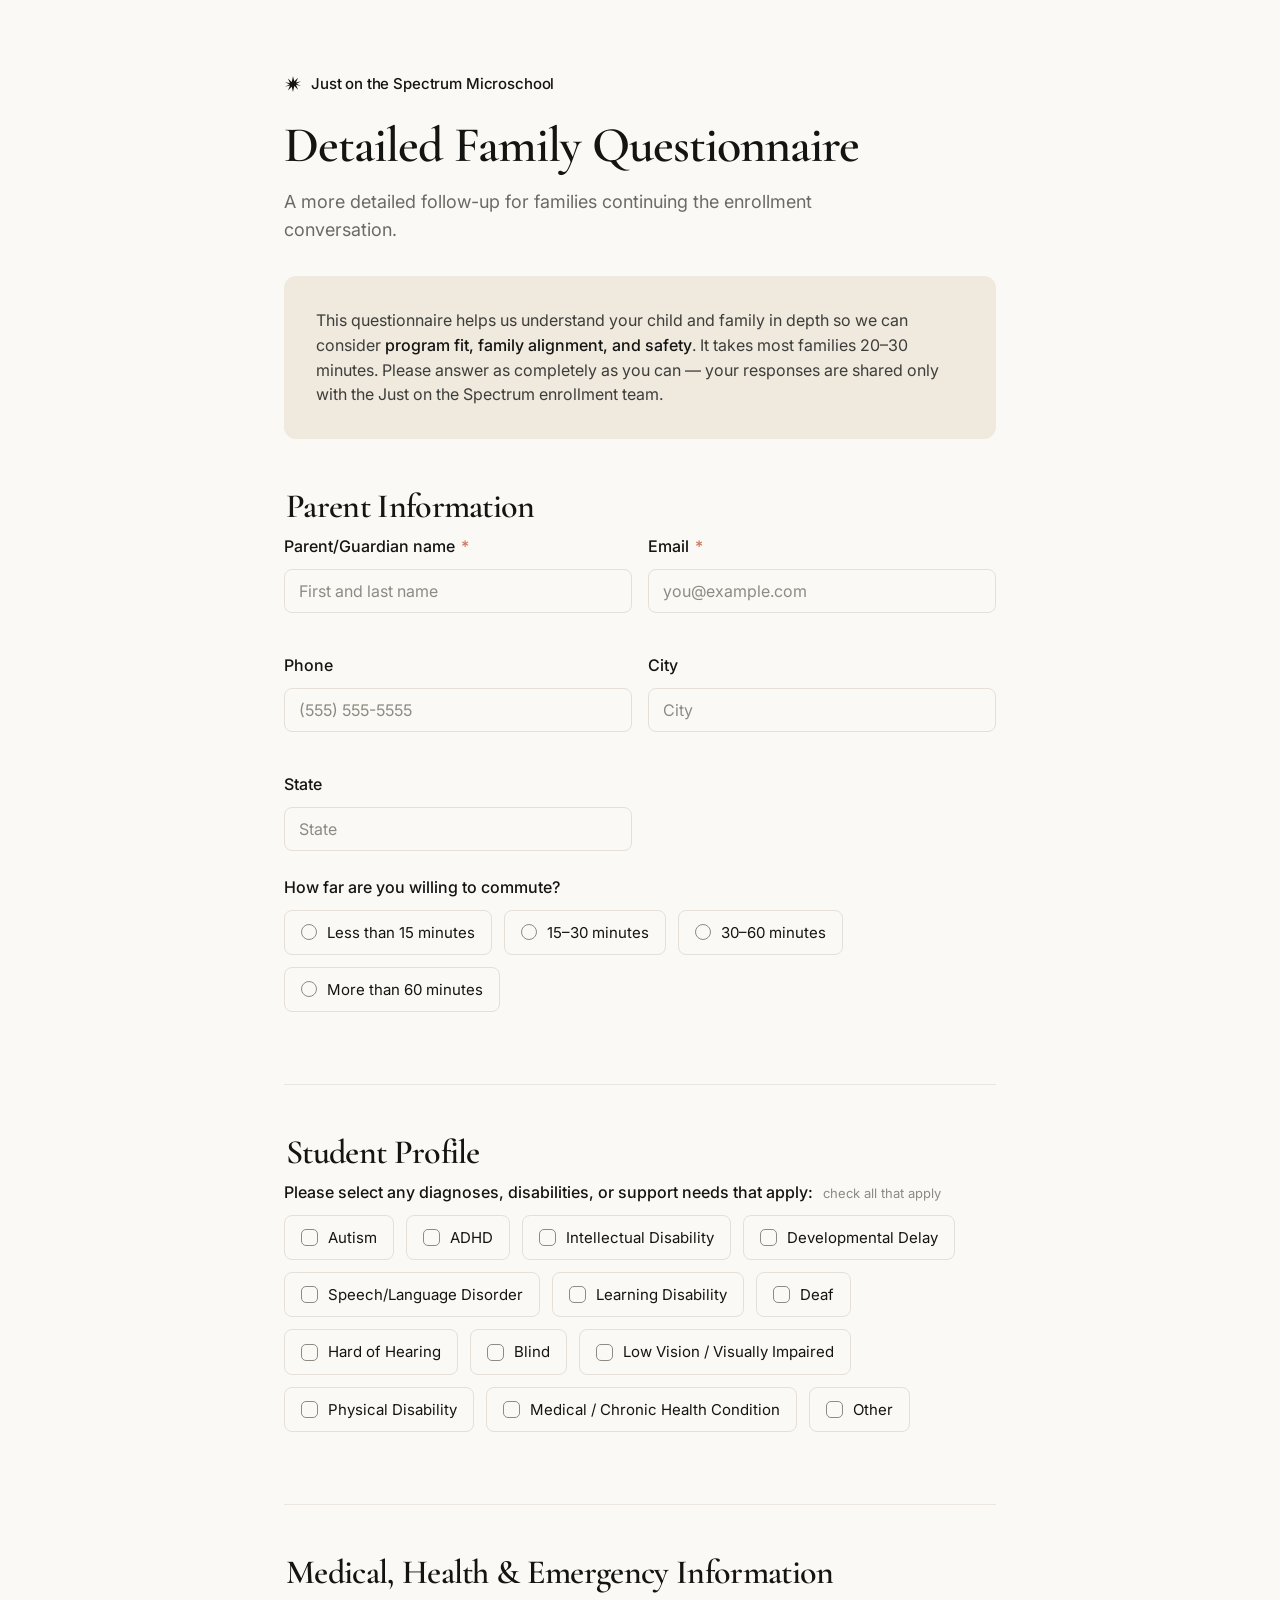
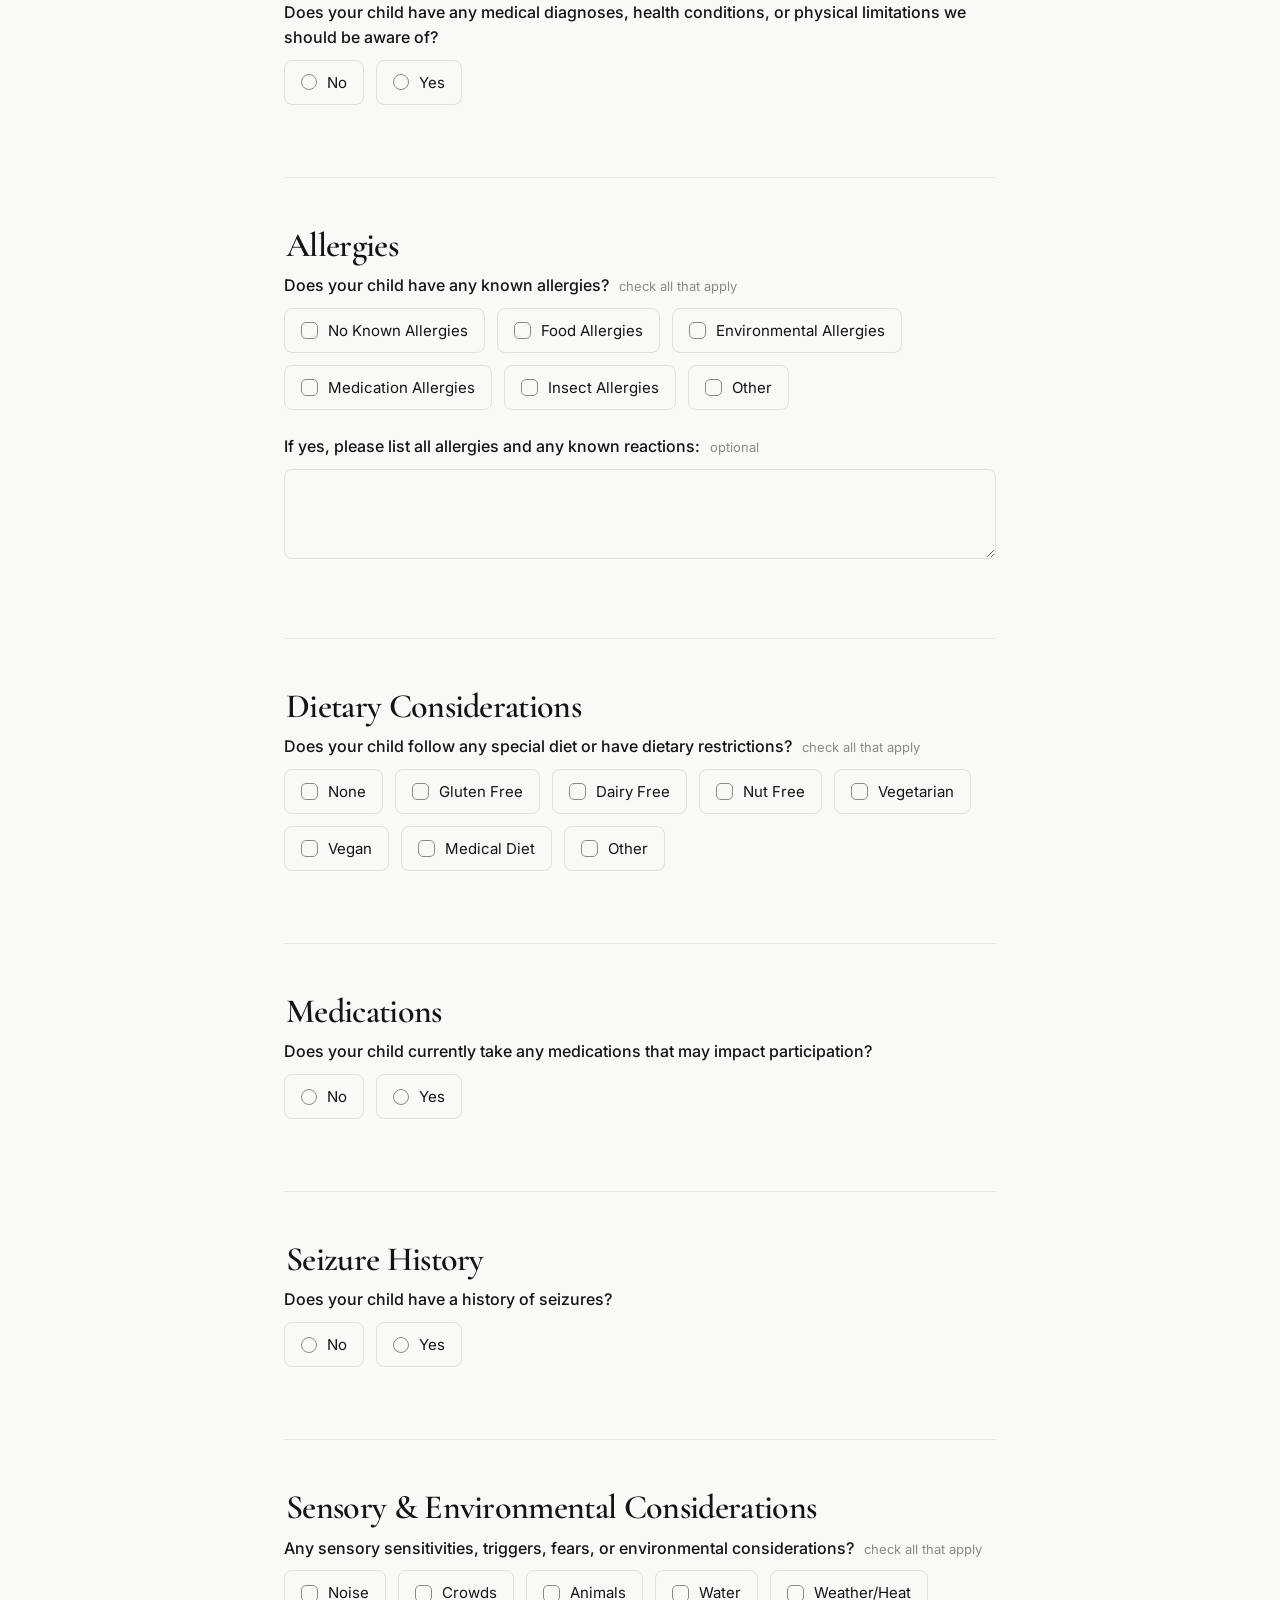
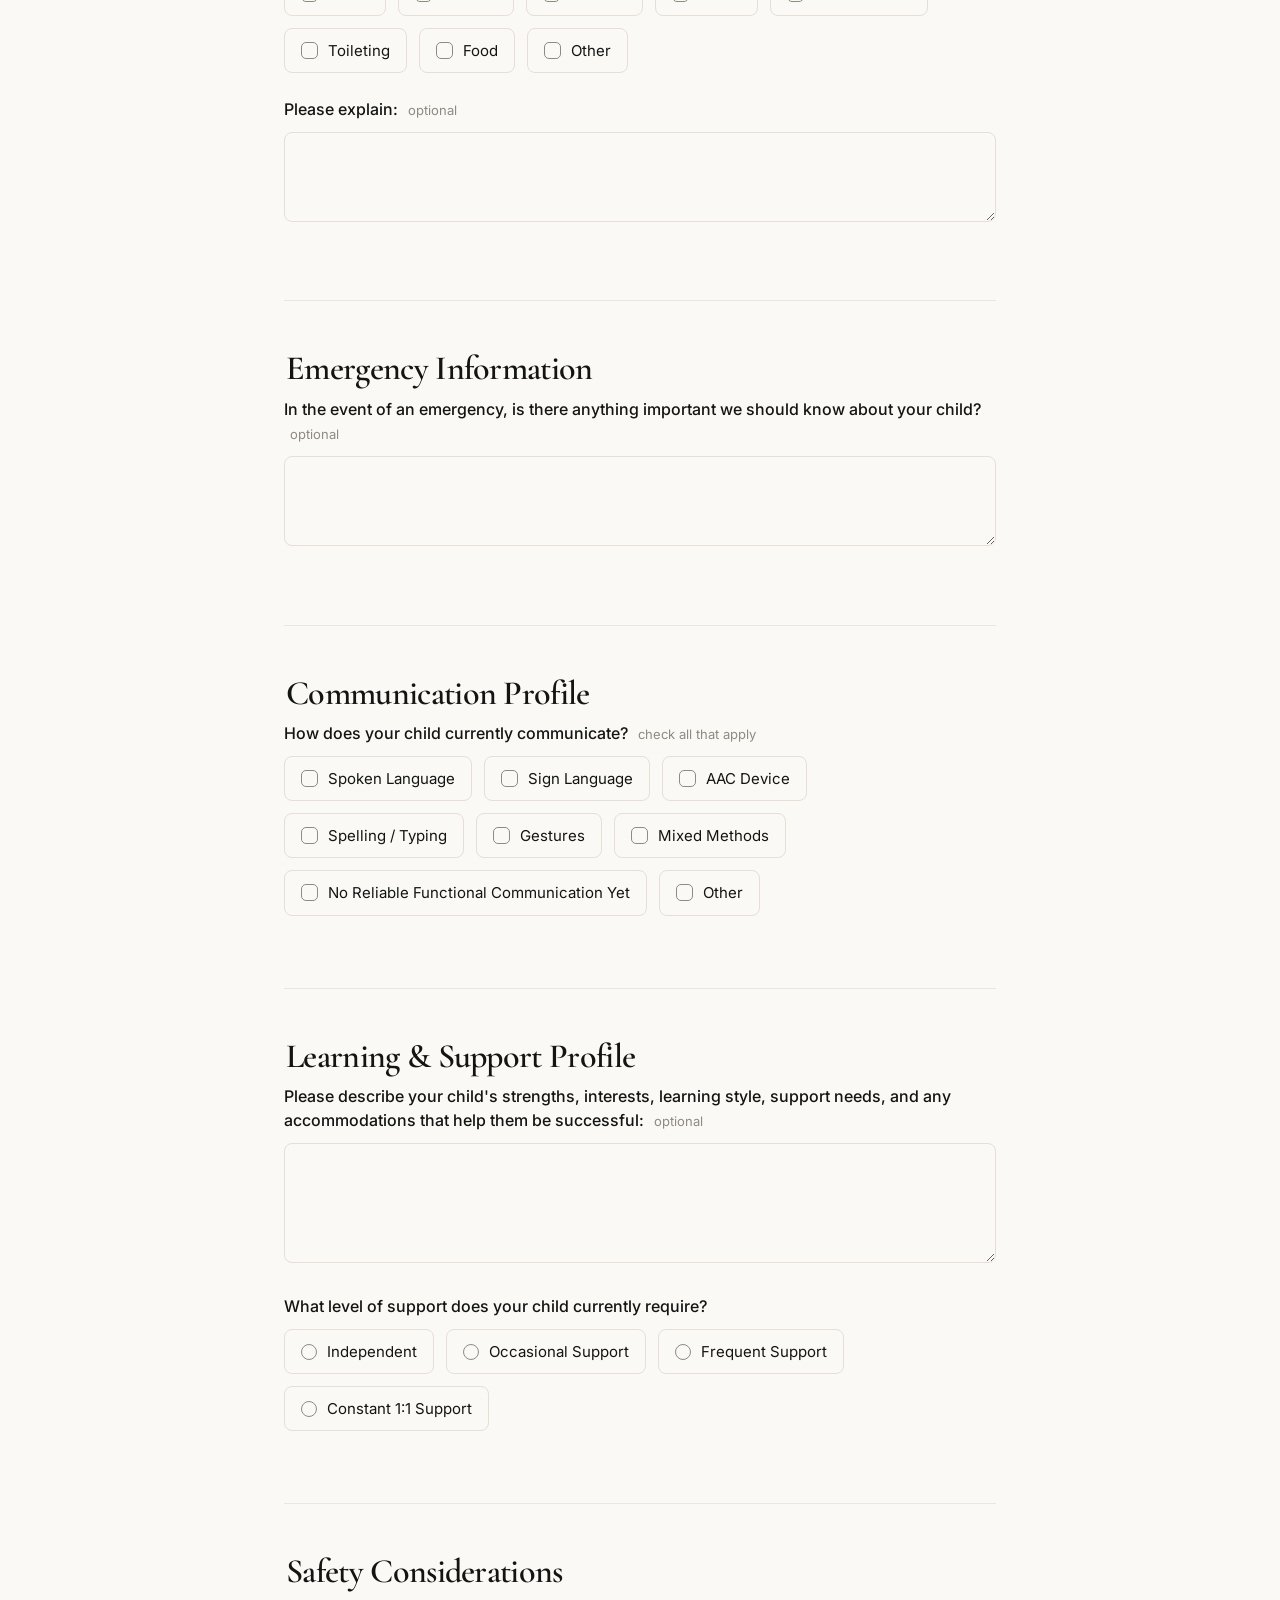
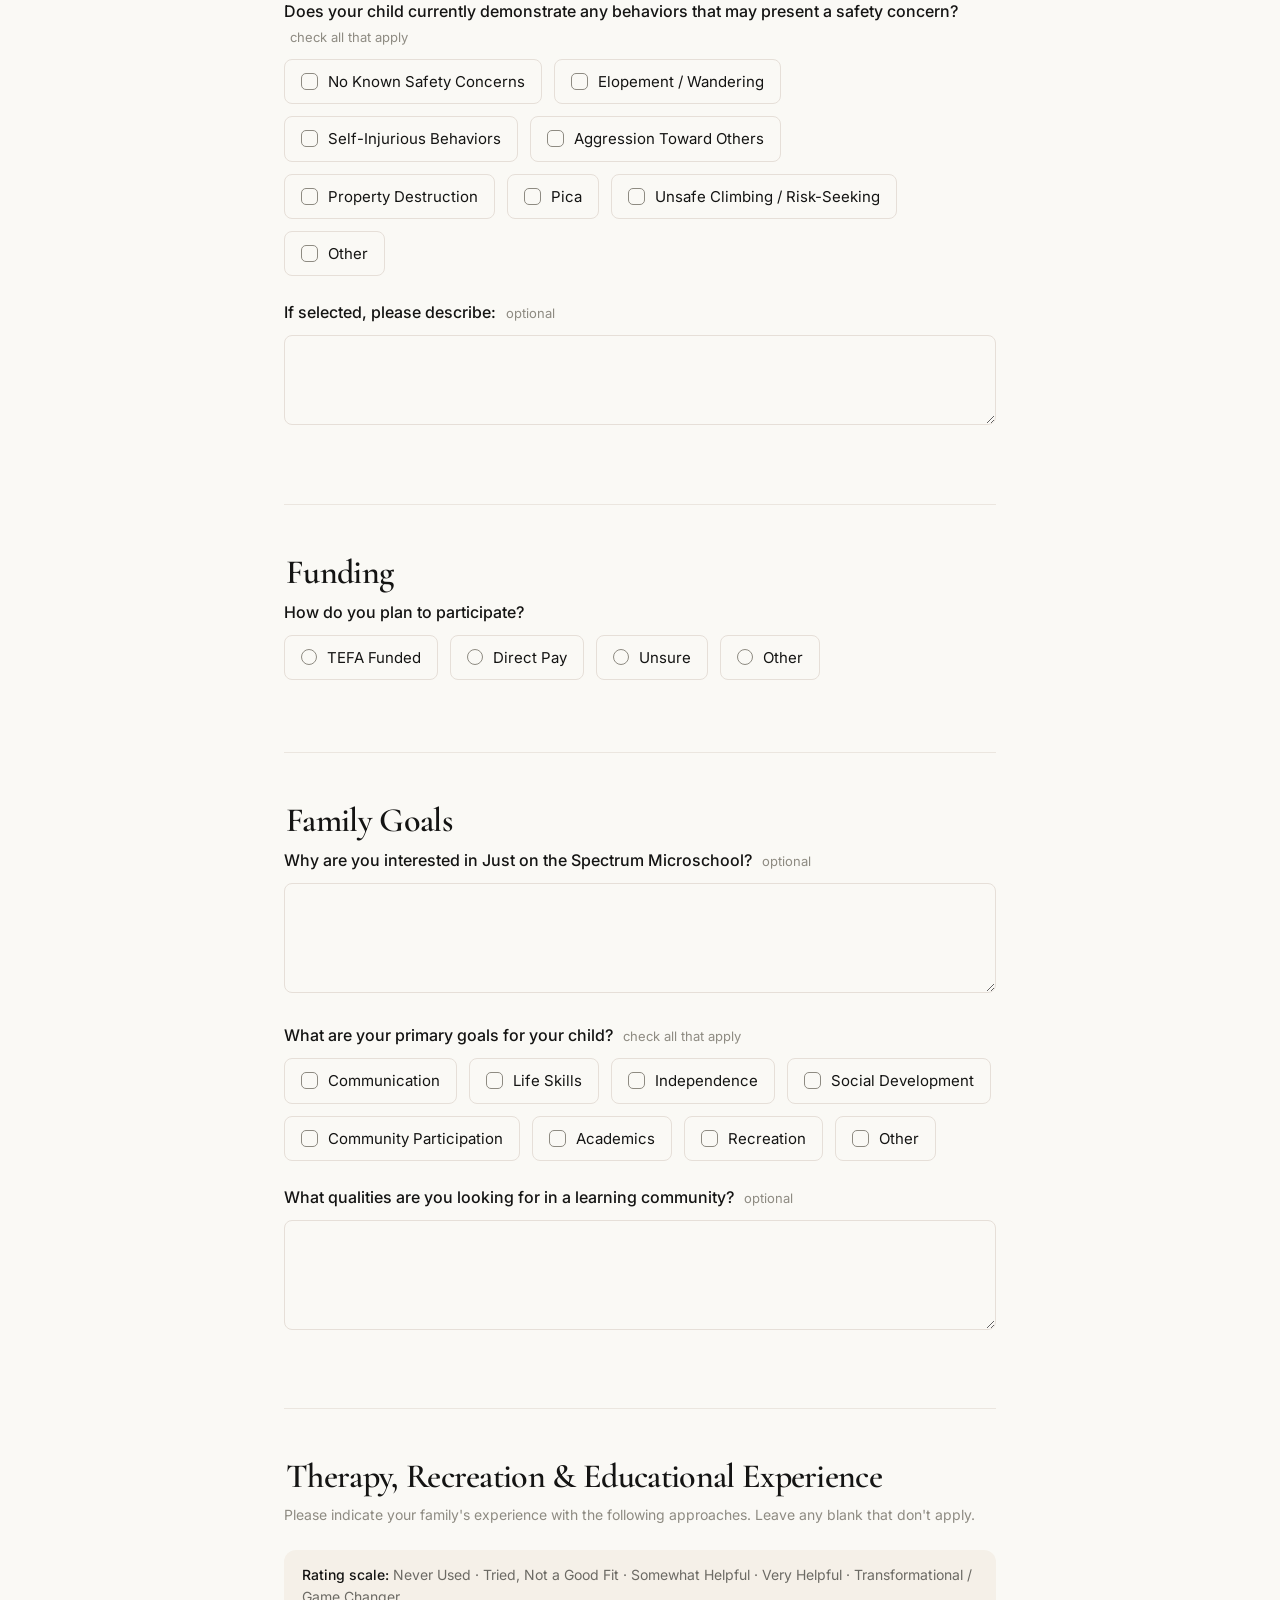
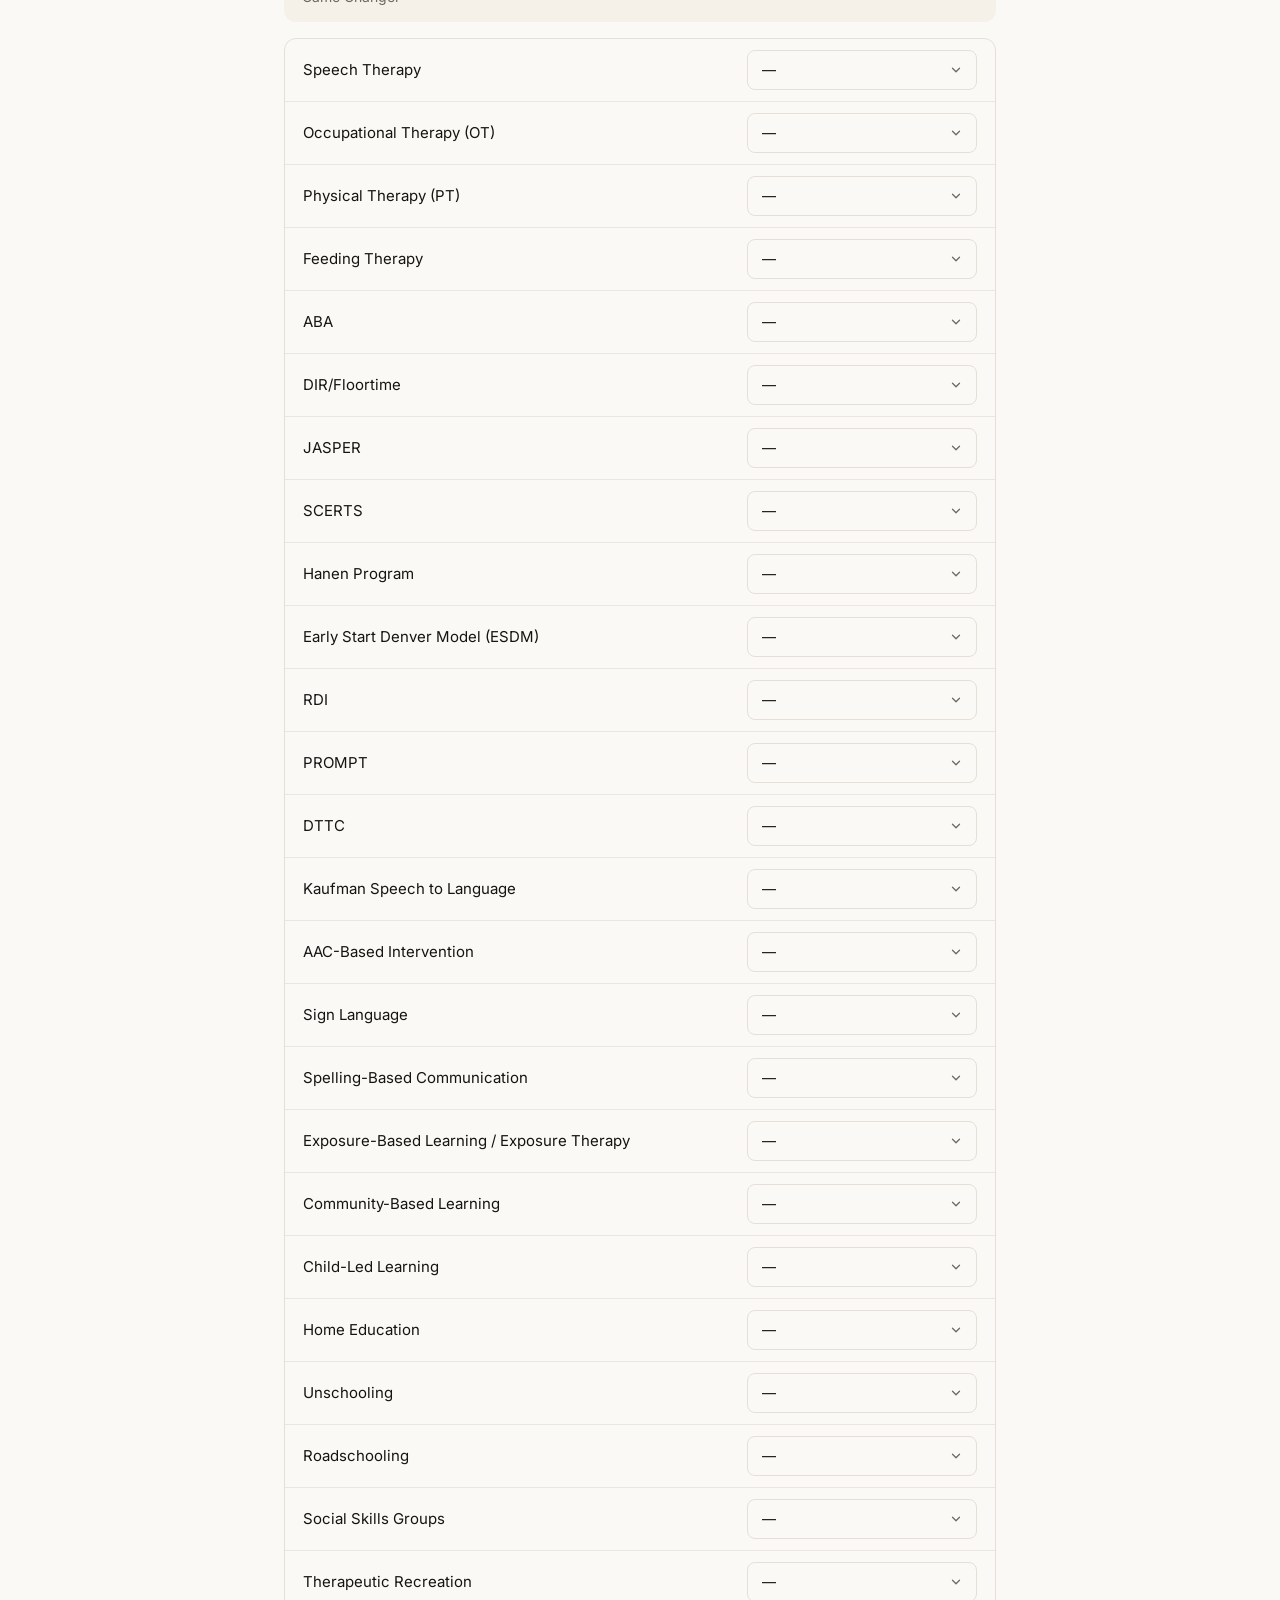
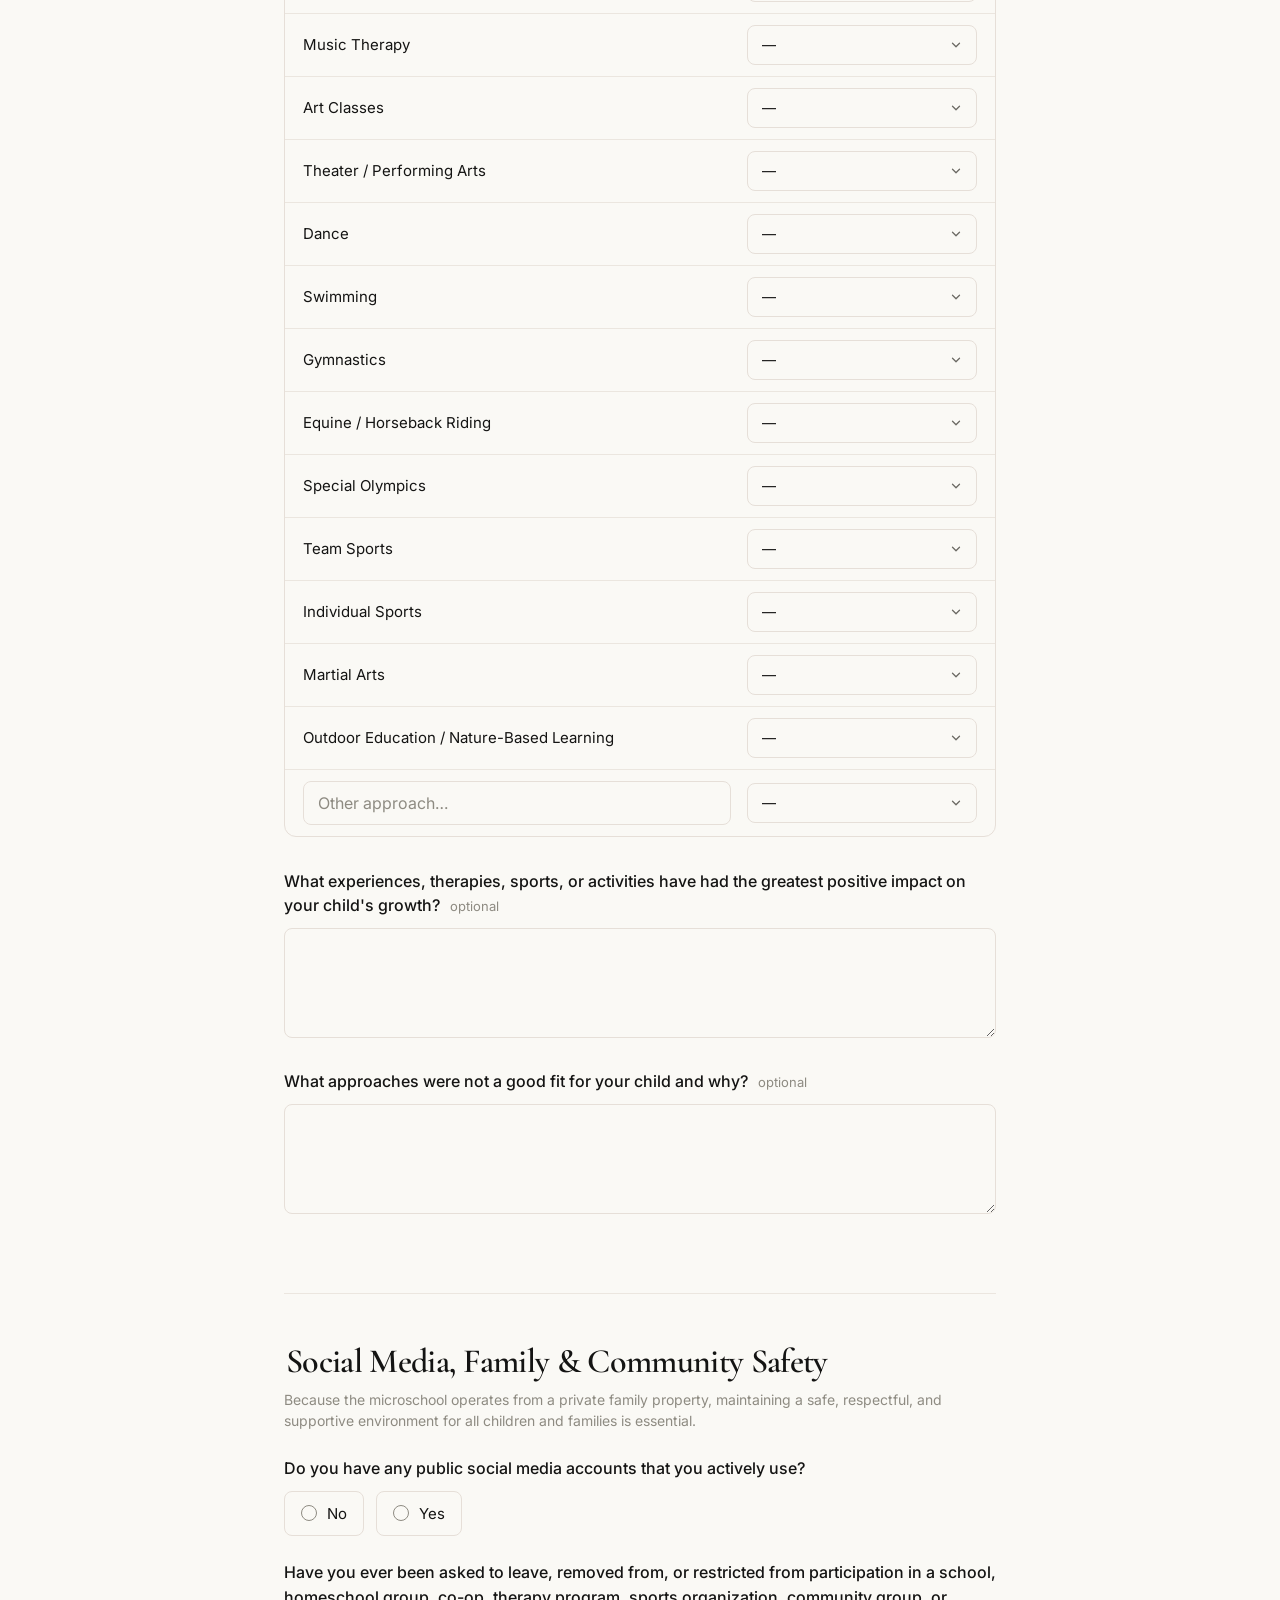
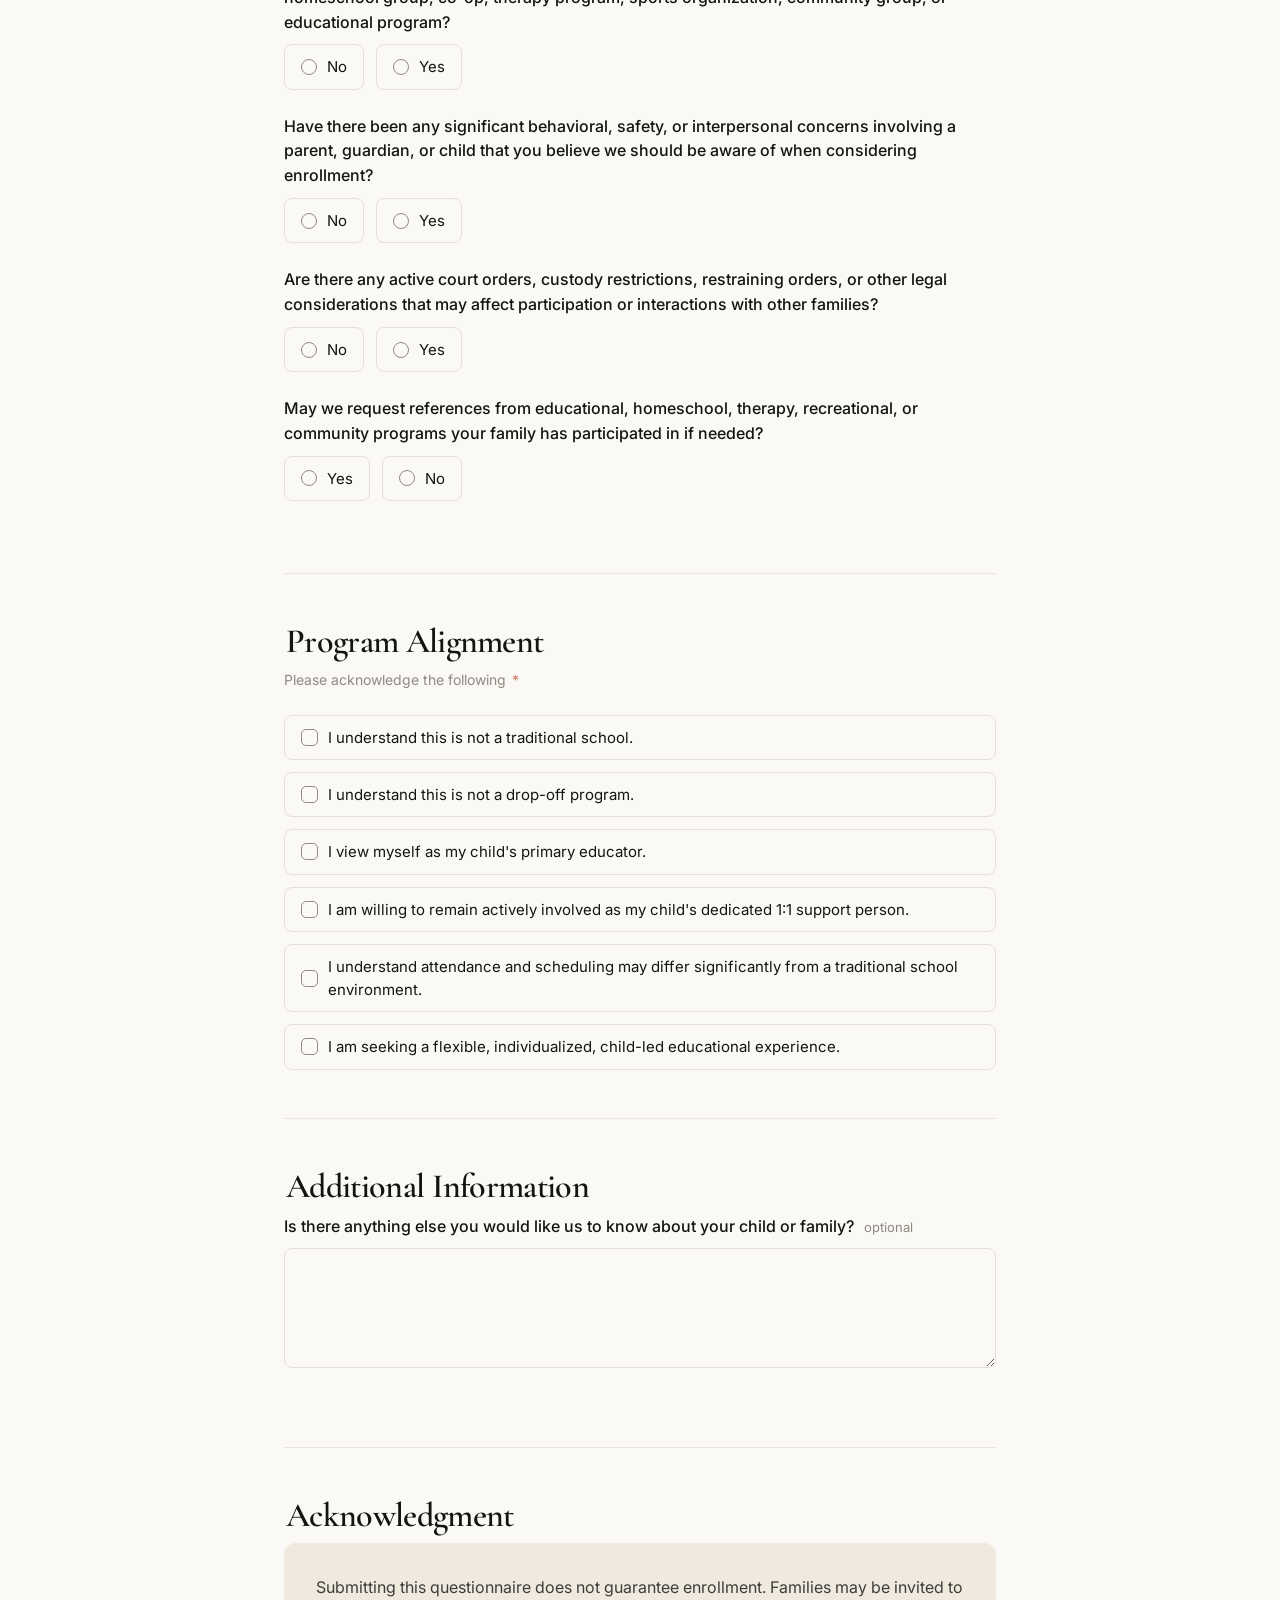
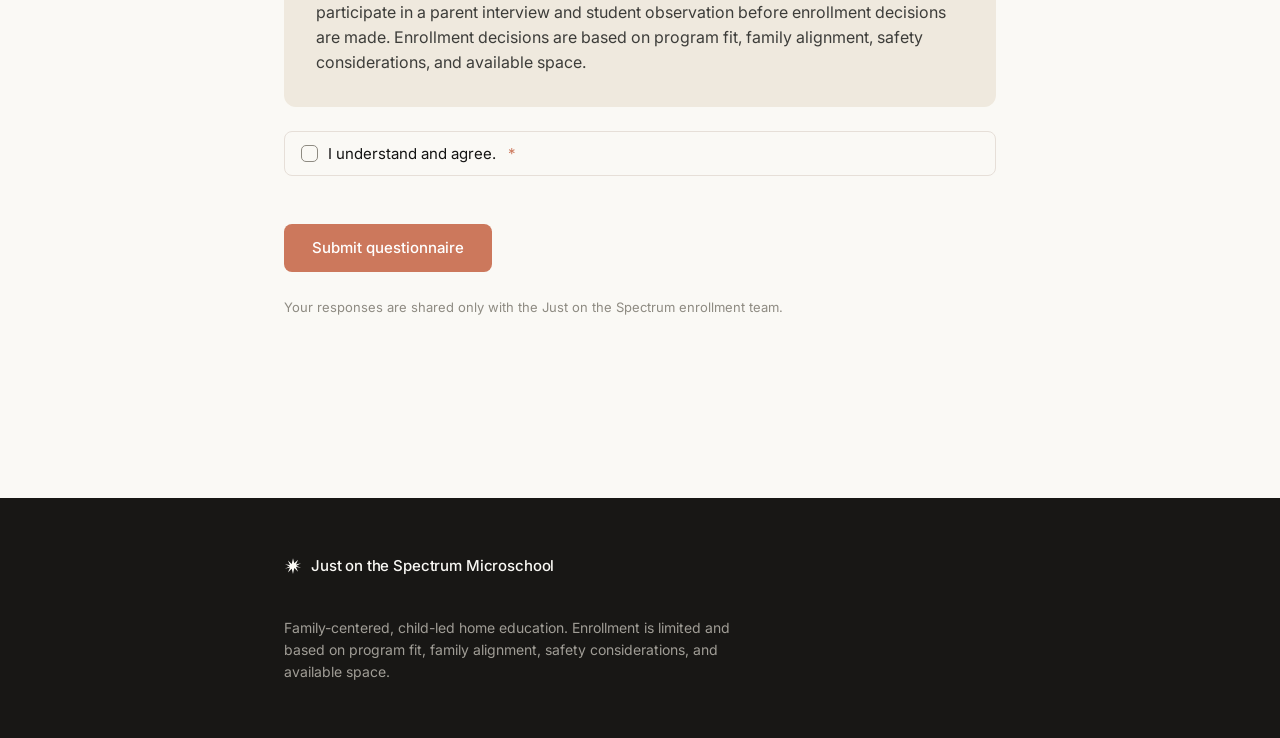
<file: followup.html>
<!DOCTYPE html>
<html lang="en">
<head>
  <meta charset="UTF-8" />
  <meta name="viewport" content="width=device-width, initial-scale=1.0" />
  <title>Detailed Family Questionnaire — Just on the Spectrum Microschool</title>
  <meta name="robots" content="noindex, nofollow" />
  <link rel="preconnect" href="https://fonts.googleapis.com" />
  <link rel="preconnect" href="https://fonts.gstatic.com" crossorigin />
  <link
    href="https://fonts.googleapis.com/css2?family=Cormorant+Garamond:wght@500;600&family=Inter:wght@400;500&display=swap"
    rel="stylesheet"
  />
  <style>
    /* design.md — Claude.com system · light mode */
    :root {
      --primary:#cc785c; --primary-active:#a9583e; --primary-disabled:#e6dfd8;
      --canvas:#faf9f5; --surface-soft:#f5f0e8; --surface-card:#efe9de;
      --surface-cream-strong:#e8e0d2; --surface-dark:#181715; --surface-dark-elevated:#252320;
      --hairline:#e6dfd8; --hairline-soft:#ebe6df;
      --ink:#141413; --body-strong:#252523; --body:#3d3d3a; --muted:#6c6a64; --muted-soft:#8e8b82;
      --on-primary:#ffffff; --on-dark:#faf9f5; --on-dark-soft:#a09d96;
      --r-sm:6px; --r-md:8px; --r-lg:12px; --r-xl:16px; --r-pill:9999px;
      --s-xs:8px; --s-sm:12px; --s-md:16px; --s-lg:24px; --s-xl:32px; --s-xxl:48px; --s-section:96px;
      --font-display:"Cormorant Garamond","Tiempos Headline",Garamond,"Times New Roman",serif;
      --font-sans:"Inter",-apple-system,BlinkMacSystemFont,"Segoe UI",Roboto,sans-serif;
      --ring:0 0 0 3px rgba(204,120,92,0.15);
    }
    * { box-sizing:border-box; }
    html { -webkit-text-size-adjust:100%; }
    body {
      margin:0; font-family:var(--font-sans); font-size:16px; line-height:1.55;
      color:var(--body); background:var(--canvas);
      -webkit-font-smoothing:antialiased; text-rendering:optimizeLegibility;
    }
    .page { max-width:760px; margin:0 auto; padding:72px 24px; }
    h1, legend { font-family:var(--font-display); font-weight:600; color:var(--ink); margin:0; }

    /* Masthead */
    .masthead { margin-bottom:var(--s-xl); }
    .wordmark { display:inline-flex; align-items:center; gap:9px; margin-bottom:var(--s-lg); }
    .spike { width:18px; height:18px; color:var(--ink); flex:none; }
    .wordmark span { font-size:15px; font-weight:500; letter-spacing:-0.01em; color:var(--ink); }
    h1 { font-size:clamp(34px,5.5vw,50px); line-height:1.06; letter-spacing:-0.02em; margin-bottom:var(--s-md); }
    .lede { font-size:18px; color:var(--muted); max-width:58ch; margin:0; }

    /* Context card */
    .context { background:var(--surface-card); border-radius:var(--r-lg); padding:var(--s-xl); margin-bottom:var(--s-xxl); }
    .context p { margin:0; color:var(--body); font-size:16px; }
    .context strong { color:var(--ink); font-weight:500; }

    /* Fieldsets */
    fieldset { border:none; margin:0 0 var(--s-xxl); padding:0; }
    legend { font-size:clamp(26px,4vw,34px); line-height:1.15; letter-spacing:-0.02em; margin-bottom:var(--s-xs); }
    .section-hint { color:var(--muted-soft); font-size:14px; margin:0 0 var(--s-lg); }
    .field { margin-bottom:var(--s-lg); }

    .q-label, label.q { display:block; font-weight:500; font-size:16px; color:var(--ink); margin-bottom:10px; }
    .req { color:var(--primary); margin-left:2px; }
    .optional { color:var(--muted-soft); font-weight:400; font-size:13px; margin-left:6px; }

    /* Inputs */
    input[type="text"], input[type="email"], input[type="tel"], input[type="number"], textarea, select {
      width:100%; font-family:inherit; font-size:16px; color:var(--ink);
      background:var(--canvas); border:1px solid var(--hairline); border-radius:var(--r-md);
      padding:10px 14px; transition:border-color .15s ease, box-shadow .15s ease;
    }
    input, select { height:44px; }
    input::placeholder, textarea::placeholder { color:var(--muted-soft); }
    input:focus, textarea:focus, select:focus { outline:none; border-color:var(--primary); box-shadow:var(--ring); }
    textarea { min-height:90px; line-height:1.55; resize:vertical; padding:12px 14px; }
    select {
      appearance:none; -webkit-appearance:none; padding-right:38px; cursor:pointer;
      background-image:url("data:image/svg+xml;utf8,<svg xmlns='http://www.w3.org/2000/svg' width='14' height='14' viewBox='0 0 24 24' fill='none' stroke='%236c6a64' stroke-width='2.2' stroke-linecap='round' stroke-linejoin='round'><polyline points='6 9 12 15 18 9'/></svg>");
      background-repeat:no-repeat; background-position:right 13px center;
    }
    .two-col { display:grid; grid-template-columns:1fr 1fr; gap:var(--s-md); }
    @media (max-width:560px){ .two-col { grid-template-columns:1fr; } }

    /* Choice groups */
    .choices { display:flex; flex-wrap:wrap; gap:var(--s-sm); }
    .choices.stack { flex-direction:column; align-items:stretch; }
    .choices.stack .choice, .choices.stack .choice-check { width:100%; }
    .choice, .choice-check {
      position:relative; display:inline-flex; align-items:center; gap:10px;
      min-height:44px; padding:10px 16px; background:var(--canvas);
      border:1px solid var(--hairline); border-radius:var(--r-md);
      cursor:pointer; font-size:15px; color:var(--ink); user-select:none;
      transition:border-color .15s ease, background .15s ease;
    }
    .choice input, .choice-check input { position:absolute; opacity:0; pointer-events:none; }
    .dot { width:16px; height:16px; border-radius:50%; border:1.5px solid var(--muted-soft); flex:none; transition:border-color .15s, box-shadow .15s, background .15s; }
    .choice input:checked ~ .dot { border-color:var(--primary); background:var(--primary); box-shadow:inset 0 0 0 3px var(--canvas); }
    .choice:has(input:checked) { border-color:var(--primary); background:var(--surface-cream-strong); }
    .box {
      width:17px; height:17px; border-radius:5px; border:1.5px solid var(--muted-soft); flex:none;
      display:grid; place-items:center; transition:border-color .15s, background .15s;
    }
    .box::after {
      content:""; width:4px; height:8px; border:solid #fff; border-width:0 2px 2px 0;
      transform:rotate(45deg) scale(0); transform-origin:center; transition:transform .12s ease; margin-top:-2px;
    }
    .choice-check input:checked ~ .box { background:var(--primary); border-color:var(--primary); }
    .choice-check input:checked ~ .box::after { transform:rotate(45deg) scale(1); }
    .choice-check:has(input:checked) { border-color:var(--primary); background:var(--surface-cream-strong); }
    .choice input:focus-visible ~ .dot, .choice-check input:focus-visible ~ .box { box-shadow:var(--ring); }

    /* Conditional blocks */
    .conditional { border-left:1px solid var(--hairline); padding-left:var(--s-lg); margin-left:2px; }

    /* Rating matrix */
    .scale-key { background:var(--surface-soft); border-radius:var(--r-lg); padding:14px 18px; font-size:14px; color:var(--muted); margin-bottom:var(--s-md); }
    .scale-key strong { color:var(--ink); font-weight:500; }
    .matrix { border:1px solid var(--hairline); border-radius:var(--r-lg); overflow:hidden; }
    .matrix-row { display:grid; grid-template-columns:1fr 230px; gap:16px; align-items:center; padding:11px 18px; border-top:1px solid var(--hairline-soft); }
    .matrix-row:first-child { border-top:none; }
    .matrix-row .approach { font-size:15px; color:var(--ink); }
    .matrix-row select { height:40px; font-size:14px; }
    @media (max-width:560px){ .matrix-row { grid-template-columns:1fr; gap:8px; } }

    hr.divider { border:none; border-top:1px solid var(--hairline-soft); margin:0 0 var(--s-xxl); }

    /* Submit */
    .actions { display:flex; flex-direction:column; align-items:flex-start; gap:var(--s-sm); }
    button[type="submit"] {
      font-family:var(--font-sans); font-size:15px; font-weight:500; line-height:1; color:var(--on-primary);
      background:var(--primary); border:none; border-radius:var(--r-md); padding:0 28px; height:48px; cursor:pointer;
      transition:background .15s ease;
    }
    button[type="submit"]:hover { background:var(--primary-active); }
    button[type="submit"]:disabled { background:var(--primary-disabled); color:var(--muted); cursor:default; }
    button[type="submit"]:focus-visible { outline:none; box-shadow:var(--ring); }
    .privacy { color:var(--muted-soft); font-size:13px; }

    /* Footer */
    .site-footer { background:var(--surface-dark); color:var(--on-dark-soft); margin-top:var(--s-section); }
    .site-footer .inner { max-width:760px; margin:0 auto; padding:56px 24px; }
    .site-footer .wordmark span, .site-footer .spike { color:var(--on-dark); }
    .site-footer p { margin:16px 0 0; font-size:14px; max-width:52ch; }

    @media (max-width:520px) {
      .page { padding:48px 18px; }
      .context { padding:var(--s-lg); }
      :root { --s-section:64px; --s-xxl:36px; }
    }
  </style>
</head>
<body>
  <main class="page">
    <header class="masthead">
      <span class="wordmark">
        <svg class="spike" viewBox="0 0 24 24" aria-hidden="true" fill="currentColor">
          <path d="M12 1.5l1.7 6.9 5.1-4.9-2.9 6.4 6.9-1.6-6.2 3.2 6.2 3.2-6.9-1.6 2.9 6.4-5.1-4.9L12 22.5l-1.7-6.9-5.1 4.9 2.9-6.4-6.9 1.6 6.2-3.2-6.2-3.2 6.9 1.6-2.9-6.4 5.1 4.9z"/>
        </svg>
        <span>Just on the Spectrum Microschool</span>
      </span>
      <h1>Detailed Family Questionnaire</h1>
      <p class="lede">A more detailed follow-up for families continuing the enrollment conversation.</p>
    </header>

    <section class="context">
      <p>
        This questionnaire helps us understand your child and family in depth so we can
        consider <strong>program fit, family alignment, and safety</strong>. It takes most
        families 20–30 minutes. Please answer as completely as you can — your responses are
        shared only with the Just on the Spectrum enrollment team.
      </p>
    </section>

    <form id="questionnaire" novalidate>
      <!-- Web3Forms config -->
      <input type="hidden" name="access_key" value="260606d1-ce3f-4ca3-ab49-137dbb2da3db" />
      <input type="hidden" name="subject" value="Detailed Family Questionnaire — Just on the Spectrum" />
      <input type="hidden" name="from_name" value="Just on the Spectrum — Detailed Form" />
      <input type="checkbox" name="botcheck" style="display:none !important" tabindex="-1" autocomplete="off" aria-hidden="true" />

      <!-- ============ PARENT INFORMATION ============ -->
      <fieldset>
        <legend>Parent Information</legend>
        <div class="two-col">
          <div class="field">
            <label class="q" for="pg_name">Parent/Guardian name <span class="req">*</span></label>
            <input type="text" id="pg_name" name="Parent/Guardian name" autocomplete="name" placeholder="First and last name" required />
          </div>
          <div class="field">
            <label class="q" for="email">Email <span class="req">*</span></label>
            <input type="email" id="email" name="email" autocomplete="email" placeholder="you@example.com" required />
          </div>
          <div class="field">
            <label class="q" for="phone">Phone</label>
            <input type="tel" id="phone" name="Phone" autocomplete="tel" placeholder="(555) 555-5555" />
          </div>
          <div class="field">
            <label class="q" for="city">City</label>
            <input type="text" id="city" name="City" autocomplete="address-level2" placeholder="City" />
          </div>
          <div class="field">
            <label class="q" for="state">State</label>
            <input type="text" id="state" name="State" autocomplete="address-level1" placeholder="State" />
          </div>
        </div>
        <div class="field">
          <span class="q-label">How far are you willing to commute?</span>
          <div class="choices" role="radiogroup">
            <label class="choice"><input type="radio" name="Willing to commute" value="Less than 15 minutes" /><span class="dot"></span>Less than 15 minutes</label>
            <label class="choice"><input type="radio" name="Willing to commute" value="15–30 minutes" /><span class="dot"></span>15–30 minutes</label>
            <label class="choice"><input type="radio" name="Willing to commute" value="30–60 minutes" /><span class="dot"></span>30–60 minutes</label>
            <label class="choice"><input type="radio" name="Willing to commute" value="More than 60 minutes" /><span class="dot"></span>More than 60 minutes</label>
          </div>
        </div>
      </fieldset>

      <hr class="divider" />

      <!-- ============ STUDENT PROFILE ============ -->
      <fieldset>
        <legend>Student Profile</legend>
        <div class="field">
          <span class="q-label">Please select any diagnoses, disabilities, or support needs that apply: <span class="optional">check all that apply</span></span>
          <div class="choices">
            <label class="choice-check"><input type="checkbox" id="diag_autism" name="Diagnoses / support needs" value="Autism" /><span class="box"></span>Autism</label>
            <label class="choice-check"><input type="checkbox" name="Diagnoses / support needs" value="ADHD" /><span class="box"></span>ADHD</label>
            <label class="choice-check"><input type="checkbox" name="Diagnoses / support needs" value="Intellectual Disability" /><span class="box"></span>Intellectual Disability</label>
            <label class="choice-check"><input type="checkbox" name="Diagnoses / support needs" value="Developmental Delay" /><span class="box"></span>Developmental Delay</label>
            <label class="choice-check"><input type="checkbox" name="Diagnoses / support needs" value="Speech/Language Disorder" /><span class="box"></span>Speech/Language Disorder</label>
            <label class="choice-check"><input type="checkbox" name="Diagnoses / support needs" value="Learning Disability" /><span class="box"></span>Learning Disability</label>
            <label class="choice-check"><input type="checkbox" name="Diagnoses / support needs" value="Deaf" /><span class="box"></span>Deaf</label>
            <label class="choice-check"><input type="checkbox" name="Diagnoses / support needs" value="Hard of Hearing" /><span class="box"></span>Hard of Hearing</label>
            <label class="choice-check"><input type="checkbox" name="Diagnoses / support needs" value="Blind" /><span class="box"></span>Blind</label>
            <label class="choice-check"><input type="checkbox" name="Diagnoses / support needs" value="Low Vision / Visually Impaired" /><span class="box"></span>Low Vision / Visually Impaired</label>
            <label class="choice-check"><input type="checkbox" name="Diagnoses / support needs" value="Physical Disability" /><span class="box"></span>Physical Disability</label>
            <label class="choice-check"><input type="checkbox" name="Diagnoses / support needs" value="Medical Disability or Chronic Health Condition" /><span class="box"></span>Medical / Chronic Health Condition</label>
            <label class="choice-check"><input type="checkbox" id="diag_other" name="Diagnoses / support needs" value="Other" /><span class="box"></span>Other</label>
          </div>
        </div>
        <div class="field conditional" id="diag_other_wrap" hidden>
          <label class="q" for="diag_other_desc">If Other, please describe:</label>
          <textarea id="diag_other_desc" name="Other diagnosis (describe)"></textarea>
        </div>
        <div class="field conditional" id="autism_level_wrap" hidden>
          <span class="q-label">If your child has an Autism diagnosis:</span>
          <div class="choices" role="radiogroup">
            <label class="choice"><input type="radio" name="Autism support level" value="Level 1" /><span class="dot"></span>Level 1</label>
            <label class="choice"><input type="radio" name="Autism support level" value="Level 2" /><span class="dot"></span>Level 2</label>
            <label class="choice"><input type="radio" name="Autism support level" value="Level 3" /><span class="dot"></span>Level 3</label>
            <label class="choice"><input type="radio" name="Autism support level" value="Not Applicable" /><span class="dot"></span>Not Applicable</label>
          </div>
        </div>
      </fieldset>

      <hr class="divider" />

      <!-- ============ MEDICAL & HEALTH ============ -->
      <fieldset>
        <legend>Medical, Health &amp; Emergency Information</legend>
        <div class="field">
          <span class="q-label">Does your child have any medical diagnoses, health conditions, or physical limitations we should be aware of?</span>
          <div class="choices" role="radiogroup">
            <label class="choice"><input type="radio" name="Medical conditions present?" value="No" /><span class="dot"></span>No</label>
            <label class="choice"><input type="radio" name="Medical conditions present?" value="Yes" /><span class="dot"></span>Yes</label>
          </div>
        </div>
        <div class="field conditional" id="medical_wrap" hidden>
          <label class="q" for="medical_desc">If yes, please describe:</label>
          <textarea id="medical_desc" name="Medical conditions (describe)"></textarea>
        </div>
      </fieldset>

      <hr class="divider" />

      <!-- ============ ALLERGIES ============ -->
      <fieldset>
        <legend>Allergies</legend>
        <div class="field">
          <span class="q-label">Does your child have any known allergies? <span class="optional">check all that apply</span></span>
          <div class="choices">
            <label class="choice-check"><input type="checkbox" name="Allergies" value="No Known Allergies" /><span class="box"></span>No Known Allergies</label>
            <label class="choice-check"><input type="checkbox" name="Allergies" value="Food Allergies" /><span class="box"></span>Food Allergies</label>
            <label class="choice-check"><input type="checkbox" name="Allergies" value="Environmental Allergies" /><span class="box"></span>Environmental Allergies</label>
            <label class="choice-check"><input type="checkbox" name="Allergies" value="Medication Allergies" /><span class="box"></span>Medication Allergies</label>
            <label class="choice-check"><input type="checkbox" name="Allergies" value="Insect Allergies" /><span class="box"></span>Insect Allergies</label>
            <label class="choice-check"><input type="checkbox" name="Allergies" value="Other" /><span class="box"></span>Other</label>
          </div>
        </div>
        <div class="field">
          <label class="q" for="allergy_list">If yes, please list all allergies and any known reactions: <span class="optional">optional</span></label>
          <textarea id="allergy_list" name="Allergies (list & reactions)"></textarea>
        </div>
      </fieldset>

      <hr class="divider" />

      <!-- ============ DIETARY ============ -->
      <fieldset>
        <legend>Dietary Considerations</legend>
        <div class="field">
          <span class="q-label">Does your child follow any special diet or have dietary restrictions? <span class="optional">check all that apply</span></span>
          <div class="choices">
            <label class="choice-check"><input type="checkbox" name="Dietary restrictions" value="None" /><span class="box"></span>None</label>
            <label class="choice-check"><input type="checkbox" name="Dietary restrictions" value="Gluten Free" /><span class="box"></span>Gluten Free</label>
            <label class="choice-check"><input type="checkbox" name="Dietary restrictions" value="Dairy Free" /><span class="box"></span>Dairy Free</label>
            <label class="choice-check"><input type="checkbox" name="Dietary restrictions" value="Nut Free" /><span class="box"></span>Nut Free</label>
            <label class="choice-check"><input type="checkbox" name="Dietary restrictions" value="Vegetarian" /><span class="box"></span>Vegetarian</label>
            <label class="choice-check"><input type="checkbox" name="Dietary restrictions" value="Vegan" /><span class="box"></span>Vegan</label>
            <label class="choice-check"><input type="checkbox" name="Dietary restrictions" value="Medical Diet" /><span class="box"></span>Medical Diet</label>
            <label class="choice-check"><input type="checkbox" id="diet_other" name="Dietary restrictions" value="Other" /><span class="box"></span>Other</label>
          </div>
        </div>
        <div class="field conditional" id="diet_other_wrap" hidden>
          <label class="q" for="diet_other_desc">If Other, please describe:</label>
          <textarea id="diet_other_desc" name="Other dietary (describe)"></textarea>
        </div>
      </fieldset>

      <hr class="divider" />

      <!-- ============ MEDICATIONS ============ -->
      <fieldset>
        <legend>Medications</legend>
        <div class="field">
          <span class="q-label">Does your child currently take any medications that may impact participation?</span>
          <div class="choices" role="radiogroup">
            <label class="choice"><input type="radio" name="Takes medications affecting participation?" value="No" /><span class="dot"></span>No</label>
            <label class="choice"><input type="radio" name="Takes medications affecting participation?" value="Yes" /><span class="dot"></span>Yes</label>
          </div>
        </div>
        <div class="field conditional" id="meds_wrap" hidden>
          <label class="q" for="meds_list">If yes, please list:</label>
          <textarea id="meds_list" name="Medications (list)"></textarea>
        </div>
      </fieldset>

      <hr class="divider" />

      <!-- ============ SEIZURE HISTORY ============ -->
      <fieldset>
        <legend>Seizure History</legend>
        <div class="field">
          <span class="q-label">Does your child have a history of seizures?</span>
          <div class="choices" role="radiogroup">
            <label class="choice"><input type="radio" name="Seizure history?" value="No" /><span class="dot"></span>No</label>
            <label class="choice"><input type="radio" name="Seizure history?" value="Yes" /><span class="dot"></span>Yes</label>
          </div>
        </div>
        <div class="field conditional" id="seizure_wrap" hidden>
          <label class="q" for="seizure_desc">If yes, please describe any seizure diagnosis, frequency, triggers, or emergency procedures:</label>
          <textarea id="seizure_desc" name="Seizure details"></textarea>
        </div>
      </fieldset>

      <hr class="divider" />

      <!-- ============ SENSORY & ENVIRONMENTAL ============ -->
      <fieldset>
        <legend>Sensory &amp; Environmental Considerations</legend>
        <div class="field">
          <span class="q-label">Any sensory sensitivities, triggers, fears, or environmental considerations? <span class="optional">check all that apply</span></span>
          <div class="choices">
            <label class="choice-check"><input type="checkbox" name="Sensory / environmental considerations" value="Noise" /><span class="box"></span>Noise</label>
            <label class="choice-check"><input type="checkbox" name="Sensory / environmental considerations" value="Crowds" /><span class="box"></span>Crowds</label>
            <label class="choice-check"><input type="checkbox" name="Sensory / environmental considerations" value="Animals" /><span class="box"></span>Animals</label>
            <label class="choice-check"><input type="checkbox" name="Sensory / environmental considerations" value="Water" /><span class="box"></span>Water</label>
            <label class="choice-check"><input type="checkbox" name="Sensory / environmental considerations" value="Weather/Heat" /><span class="box"></span>Weather/Heat</label>
            <label class="choice-check"><input type="checkbox" name="Sensory / environmental considerations" value="Toileting" /><span class="box"></span>Toileting</label>
            <label class="choice-check"><input type="checkbox" name="Sensory / environmental considerations" value="Food" /><span class="box"></span>Food</label>
            <label class="choice-check"><input type="checkbox" name="Sensory / environmental considerations" value="Other" /><span class="box"></span>Other</label>
          </div>
        </div>
        <div class="field">
          <label class="q" for="sensory_explain">Please explain: <span class="optional">optional</span></label>
          <textarea id="sensory_explain" name="Sensory considerations (explain)"></textarea>
        </div>
      </fieldset>

      <hr class="divider" />

      <!-- ============ EMERGENCY ============ -->
      <fieldset>
        <legend>Emergency Information</legend>
        <div class="field">
          <label class="q" for="emergency">In the event of an emergency, is there anything important we should know about your child? <span class="optional">optional</span></label>
          <textarea id="emergency" name="Emergency information"></textarea>
        </div>
      </fieldset>

      <hr class="divider" />

      <!-- ============ COMMUNICATION ============ -->
      <fieldset>
        <legend>Communication Profile</legend>
        <div class="field">
          <span class="q-label">How does your child currently communicate? <span class="optional">check all that apply</span></span>
          <div class="choices">
            <label class="choice-check"><input type="checkbox" name="Communication methods" value="Spoken Language" /><span class="box"></span>Spoken Language</label>
            <label class="choice-check"><input type="checkbox" name="Communication methods" value="Sign Language" /><span class="box"></span>Sign Language</label>
            <label class="choice-check"><input type="checkbox" name="Communication methods" value="AAC Device" /><span class="box"></span>AAC Device</label>
            <label class="choice-check"><input type="checkbox" name="Communication methods" value="Spelling / Typing" /><span class="box"></span>Spelling / Typing</label>
            <label class="choice-check"><input type="checkbox" name="Communication methods" value="Gestures" /><span class="box"></span>Gestures</label>
            <label class="choice-check"><input type="checkbox" id="comm_mixed" name="Communication methods" value="Mixed Methods" /><span class="box"></span>Mixed Methods</label>
            <label class="choice-check"><input type="checkbox" name="Communication methods" value="No Reliable Functional Communication Yet" /><span class="box"></span>No Reliable Functional Communication Yet</label>
            <label class="choice-check"><input type="checkbox" id="comm_other" name="Communication methods" value="Other" /><span class="box"></span>Other</label>
          </div>
        </div>
        <div class="field conditional" id="comm_other_wrap" hidden>
          <label class="q" for="comm_desc">If you selected Mixed Methods or Other, please describe all communication methods your child currently uses:</label>
          <textarea id="comm_desc" name="Communication methods (describe)"></textarea>
        </div>
      </fieldset>

      <hr class="divider" />

      <!-- ============ LEARNING & SUPPORT ============ -->
      <fieldset>
        <legend>Learning &amp; Support Profile</legend>
        <div class="field">
          <label class="q" for="learning">Please describe your child's strengths, interests, learning style, support needs, and any accommodations that help them be successful: <span class="optional">optional</span></label>
          <textarea id="learning" name="Strengths, interests, learning style, support needs" style="min-height:120px"></textarea>
        </div>
        <div class="field">
          <span class="q-label">What level of support does your child currently require?</span>
          <div class="choices" role="radiogroup">
            <label class="choice"><input type="radio" name="Current level of support" value="Independent" /><span class="dot"></span>Independent</label>
            <label class="choice"><input type="radio" name="Current level of support" value="Occasional Support" /><span class="dot"></span>Occasional Support</label>
            <label class="choice"><input type="radio" name="Current level of support" value="Frequent Support" /><span class="dot"></span>Frequent Support</label>
            <label class="choice"><input type="radio" name="Current level of support" value="Constant 1:1 Support" /><span class="dot"></span>Constant 1:1 Support</label>
          </div>
        </div>
      </fieldset>

      <hr class="divider" />

      <!-- ============ SAFETY ============ -->
      <fieldset>
        <legend>Safety Considerations</legend>
        <div class="field">
          <span class="q-label">Does your child currently demonstrate any behaviors that may present a safety concern? <span class="optional">check all that apply</span></span>
          <div class="choices">
            <label class="choice-check"><input type="checkbox" name="Safety concerns" value="No Known Safety Concerns" /><span class="box"></span>No Known Safety Concerns</label>
            <label class="choice-check"><input type="checkbox" name="Safety concerns" value="Elopement / Wandering" /><span class="box"></span>Elopement / Wandering</label>
            <label class="choice-check"><input type="checkbox" name="Safety concerns" value="Self-Injurious Behaviors" /><span class="box"></span>Self-Injurious Behaviors</label>
            <label class="choice-check"><input type="checkbox" name="Safety concerns" value="Aggression Toward Others" /><span class="box"></span>Aggression Toward Others</label>
            <label class="choice-check"><input type="checkbox" name="Safety concerns" value="Property Destruction" /><span class="box"></span>Property Destruction</label>
            <label class="choice-check"><input type="checkbox" name="Safety concerns" value="Pica" /><span class="box"></span>Pica</label>
            <label class="choice-check"><input type="checkbox" name="Safety concerns" value="Unsafe Climbing or Risk-Seeking Behaviors" /><span class="box"></span>Unsafe Climbing / Risk-Seeking</label>
            <label class="choice-check"><input type="checkbox" name="Safety concerns" value="Other" /><span class="box"></span>Other</label>
          </div>
        </div>
        <div class="field">
          <label class="q" for="safety_desc">If selected, please describe: <span class="optional">optional</span></label>
          <textarea id="safety_desc" name="Safety concerns (describe)"></textarea>
        </div>
      </fieldset>

      <hr class="divider" />

      <!-- ============ FUNDING ============ -->
      <fieldset>
        <legend>Funding</legend>
        <div class="field">
          <span class="q-label">How do you plan to participate?</span>
          <div class="choices" role="radiogroup">
            <label class="choice"><input type="radio" name="How do you plan to participate?" value="TEFA Funded" /><span class="dot"></span>TEFA Funded</label>
            <label class="choice"><input type="radio" name="How do you plan to participate?" value="Direct Pay" /><span class="dot"></span>Direct Pay</label>
            <label class="choice"><input type="radio" name="How do you plan to participate?" value="Unsure" /><span class="dot"></span>Unsure</label>
            <label class="choice"><input type="radio" name="How do you plan to participate?" value="Other" /><span class="dot"></span>Other</label>
          </div>
        </div>
        <div class="field conditional" id="funding_other_wrap" hidden>
          <label class="q" for="funding_other_desc">If Other, please describe:</label>
          <textarea id="funding_other_desc" name="Funding (other, describe)"></textarea>
        </div>
        <div class="field conditional" id="tefa_status_wrap" hidden>
          <span class="q-label">If TEFA funded:</span>
          <div class="choices" role="radiogroup">
            <label class="choice"><input type="radio" name="TEFA status" value="Approved" /><span class="dot"></span>Approved</label>
            <label class="choice"><input type="radio" name="TEFA status" value="Application Pending" /><span class="dot"></span>Application Pending</label>
            <label class="choice"><input type="radio" name="TEFA status" value="Not Yet Applied" /><span class="dot"></span>Not Yet Applied</label>
          </div>
        </div>
      </fieldset>

      <hr class="divider" />

      <!-- ============ FAMILY GOALS ============ -->
      <fieldset>
        <legend>Family Goals</legend>
        <div class="field">
          <label class="q" for="why">Why are you interested in Just on the Spectrum Microschool? <span class="optional">optional</span></label>
          <textarea id="why" name="Why interested in Just on the Spectrum" style="min-height:110px"></textarea>
        </div>
        <div class="field">
          <span class="q-label">What are your primary goals for your child? <span class="optional">check all that apply</span></span>
          <div class="choices">
            <label class="choice-check"><input type="checkbox" name="Primary goals" value="Communication" /><span class="box"></span>Communication</label>
            <label class="choice-check"><input type="checkbox" name="Primary goals" value="Life Skills" /><span class="box"></span>Life Skills</label>
            <label class="choice-check"><input type="checkbox" name="Primary goals" value="Independence" /><span class="box"></span>Independence</label>
            <label class="choice-check"><input type="checkbox" name="Primary goals" value="Social Development" /><span class="box"></span>Social Development</label>
            <label class="choice-check"><input type="checkbox" name="Primary goals" value="Community Participation" /><span class="box"></span>Community Participation</label>
            <label class="choice-check"><input type="checkbox" name="Primary goals" value="Academics" /><span class="box"></span>Academics</label>
            <label class="choice-check"><input type="checkbox" name="Primary goals" value="Recreation" /><span class="box"></span>Recreation</label>
            <label class="choice-check"><input type="checkbox" id="goal_other" name="Primary goals" value="Other" /><span class="box"></span>Other</label>
          </div>
        </div>
        <div class="field conditional" id="goal_other_wrap" hidden>
          <label class="q" for="goal_other_desc">If Other, please describe:</label>
          <textarea id="goal_other_desc" name="Other goal (describe)"></textarea>
        </div>
        <div class="field">
          <label class="q" for="qualities">What qualities are you looking for in a learning community? <span class="optional">optional</span></label>
          <textarea id="qualities" name="Qualities sought in a learning community" style="min-height:110px"></textarea>
        </div>
      </fieldset>

      <hr class="divider" />

      <!-- ============ EXPERIENCE MATRIX ============ -->
      <fieldset>
        <legend>Therapy, Recreation &amp; Educational Experience</legend>
        <p class="section-hint">Please indicate your family's experience with the following approaches. Leave any blank that don't apply.</p>
        <div class="scale-key">
          <strong>Rating scale:</strong> Never Used · Tried, Not a Good Fit · Somewhat Helpful · Very Helpful · Transformational / Game Changer
        </div>
        <div class="matrix" id="matrix"><!-- rows injected by script --></div>

        <div class="field" style="margin-top:var(--s-xl)">
          <label class="q" for="impact">What experiences, therapies, sports, or activities have had the greatest positive impact on your child's growth? <span class="optional">optional</span></label>
          <textarea id="impact" name="Greatest positive impact" style="min-height:110px"></textarea>
        </div>
        <div class="field">
          <label class="q" for="notfit">What approaches were not a good fit for your child and why? <span class="optional">optional</span></label>
          <textarea id="notfit" name="Approaches that were not a good fit" style="min-height:110px"></textarea>
        </div>
      </fieldset>

      <hr class="divider" />

      <!-- ============ SOCIAL MEDIA / SAFETY ============ -->
      <fieldset>
        <legend>Social Media, Family &amp; Community Safety</legend>
        <p class="section-hint">Because the microschool operates from a private family property, maintaining a safe, respectful, and supportive environment for all children and families is essential.</p>

        <div class="field">
          <span class="q-label">Do you have any public social media accounts that you actively use?</span>
          <div class="choices" role="radiogroup">
            <label class="choice"><input type="radio" name="Public social media accounts?" value="No" /><span class="dot"></span>No</label>
            <label class="choice"><input type="radio" name="Public social media accounts?" value="Yes" /><span class="dot"></span>Yes</label>
          </div>
        </div>
        <div class="field conditional" id="social_wrap" hidden>
          <label class="q" for="social_desc">If yes, please list the platform(s) and account name(s):</label>
          <textarea id="social_desc" name="Social media (platforms & handles)"></textarea>
        </div>

        <div class="field">
          <span class="q-label">Have you ever been asked to leave, removed from, or restricted from participation in a school, homeschool group, co-op, therapy program, sports organization, community group, or educational program?</span>
          <div class="choices" role="radiogroup">
            <label class="choice"><input type="radio" name="Removed from a program?" value="No" /><span class="dot"></span>No</label>
            <label class="choice"><input type="radio" name="Removed from a program?" value="Yes" /><span class="dot"></span>Yes</label>
          </div>
        </div>
        <div class="field conditional" id="removed_wrap" hidden>
          <label class="q" for="removed_desc">If yes, please explain:</label>
          <textarea id="removed_desc" name="Removed from program (explain)"></textarea>
        </div>

        <div class="field">
          <span class="q-label">Have there been any significant behavioral, safety, or interpersonal concerns involving a parent, guardian, or child that you believe we should be aware of when considering enrollment?</span>
          <div class="choices" role="radiogroup">
            <label class="choice"><input type="radio" name="Prior behavioral/safety/interpersonal concerns?" value="No" /><span class="dot"></span>No</label>
            <label class="choice"><input type="radio" name="Prior behavioral/safety/interpersonal concerns?" value="Yes" /><span class="dot"></span>Yes</label>
          </div>
        </div>
        <div class="field conditional" id="concerns_wrap" hidden>
          <label class="q" for="concerns_desc">If yes, please explain:</label>
          <textarea id="concerns_desc" name="Prior concerns (explain)"></textarea>
        </div>

        <div class="field">
          <span class="q-label">Are there any active court orders, custody restrictions, restraining orders, or other legal considerations that may affect participation or interactions with other families?</span>
          <div class="choices" role="radiogroup">
            <label class="choice"><input type="radio" name="Legal considerations?" value="No" /><span class="dot"></span>No</label>
            <label class="choice"><input type="radio" name="Legal considerations?" value="Yes" /><span class="dot"></span>Yes</label>
          </div>
        </div>
        <div class="field conditional" id="legal_wrap" hidden>
          <label class="q" for="legal_desc">If yes, please explain:</label>
          <textarea id="legal_desc" name="Legal considerations (explain)"></textarea>
        </div>

        <div class="field">
          <span class="q-label">May we request references from educational, homeschool, therapy, recreational, or community programs your family has participated in if needed?</span>
          <div class="choices" role="radiogroup">
            <label class="choice"><input type="radio" name="May we request references?" value="Yes" /><span class="dot"></span>Yes</label>
            <label class="choice"><input type="radio" name="May we request references?" value="No" /><span class="dot"></span>No</label>
          </div>
        </div>
      </fieldset>

      <hr class="divider" />

      <!-- ============ PROGRAM ALIGNMENT ============ -->
      <fieldset>
        <legend>Program Alignment</legend>
        <p class="section-hint">Please acknowledge the following <span class="req">*</span></p>
        <div class="choices stack">
          <label class="choice-check"><input type="checkbox" name="Acknowledges: not a traditional school" value="Yes" required /><span class="box"></span>I understand this is not a traditional school.</label>
          <label class="choice-check"><input type="checkbox" name="Acknowledges: not a drop-off program" value="Yes" required /><span class="box"></span>I understand this is not a drop-off program.</label>
          <label class="choice-check"><input type="checkbox" name="Acknowledges: parent is primary educator" value="Yes" required /><span class="box"></span>I view myself as my child's primary educator.</label>
          <label class="choice-check"><input type="checkbox" name="Acknowledges: willing to be 1:1 support" value="Yes" required /><span class="box"></span>I am willing to remain actively involved as my child's dedicated 1:1 support person.</label>
          <label class="choice-check"><input type="checkbox" name="Acknowledges: attendance/scheduling differs" value="Yes" required /><span class="box"></span>I understand attendance and scheduling may differ significantly from a traditional school environment.</label>
          <label class="choice-check"><input type="checkbox" name="Acknowledges: seeking flexible child-led experience" value="Yes" required /><span class="box"></span>I am seeking a flexible, individualized, child-led educational experience.</label>
        </div>
      </fieldset>

      <hr class="divider" />

      <!-- ============ ADDITIONAL INFO ============ -->
      <fieldset>
        <legend>Additional Information</legend>
        <div class="field">
          <label class="q" for="additional">Is there anything else you would like us to know about your child or family? <span class="optional">optional</span></label>
          <textarea id="additional" name="Additional information" style="min-height:120px"></textarea>
        </div>
      </fieldset>

      <hr class="divider" />

      <!-- ============ ACKNOWLEDGMENT ============ -->
      <fieldset>
        <legend>Acknowledgment</legend>
        <div class="context" style="margin-bottom:var(--s-lg)">
          <p>
            Submitting this questionnaire does not guarantee enrollment. Families may be invited
            to participate in a parent interview and student observation before enrollment
            decisions are made. Enrollment decisions are based on program fit, family alignment,
            safety considerations, and available space.
          </p>
        </div>
        <div class="choices stack">
          <label class="choice-check"><input type="checkbox" name="Final acknowledgment" value="I understand and agree." required /><span class="box"></span>I understand and agree. <span class="req">*</span></label>
        </div>
      </fieldset>

      <div class="actions">
        <button type="submit">Submit questionnaire</button>
        <p class="privacy">Your responses are shared only with the Just on the Spectrum enrollment team.</p>
      </div>
    </form>
  </main>

  <footer class="site-footer">
    <div class="inner">
      <span class="wordmark">
        <svg class="spike" viewBox="0 0 24 24" aria-hidden="true" fill="currentColor">
          <path d="M12 1.5l1.7 6.9 5.1-4.9-2.9 6.4 6.9-1.6-6.2 3.2 6.2 3.2-6.9-1.6 2.9 6.4-5.1-4.9L12 22.5l-1.7-6.9-5.1 4.9 2.9-6.4-6.9 1.6 6.2-3.2-6.2-3.2 6.9 1.6-2.9-6.4 5.1 4.9z"/>
        </svg>
        <span>Just on the Spectrum Microschool</span>
      </span>
      <p>Family-centered, child-led home education. Enrollment is limited and based on program fit, family alignment, safety considerations, and available space.</p>
    </div>
  </footer>

  <script>
    // ===== Rating matrix (generated) =====
    var approaches = [
      "Speech Therapy", "Occupational Therapy (OT)", "Physical Therapy (PT)", "Feeding Therapy",
      "ABA", "DIR/Floortime", "JASPER", "SCERTS", "Hanen Program", "Early Start Denver Model (ESDM)",
      "RDI", "PROMPT", "DTTC", "Kaufman Speech to Language", "AAC-Based Intervention", "Sign Language",
      "Spelling-Based Communication", "Exposure-Based Learning / Exposure Therapy", "Community-Based Learning",
      "Child-Led Learning", "Home Education", "Unschooling", "Roadschooling", "Social Skills Groups",
      "Therapeutic Recreation", "Music Therapy", "Art Classes", "Theater / Performing Arts", "Dance",
      "Swimming", "Gymnastics", "Equine / Horseback Riding", "Special Olympics", "Team Sports",
      "Individual Sports", "Martial Arts", "Outdoor Education / Nature-Based Learning"
    ];
    var ratings = ["Never Used", "Tried, Not a Good Fit", "Somewhat Helpful", "Very Helpful", "Transformational / Game Changer"];

    (function buildMatrix() {
      var mc = document.getElementById('matrix');
      function makeSelect(name) {
        var sel = document.createElement('select');
        sel.name = name;
        sel.appendChild(new Option('—', ''));
        ratings.forEach(function (r) { sel.appendChild(new Option(r, r)); });
        return sel;
      }
      approaches.forEach(function (a) {
        var row = document.createElement('div'); row.className = 'matrix-row';
        var lbl = document.createElement('div'); lbl.className = 'approach'; lbl.textContent = a;
        row.appendChild(lbl);
        row.appendChild(makeSelect('Experience — ' + a));
        mc.appendChild(row);
      });
      // "Other" approach row with a free-text label
      var orow = document.createElement('div'); orow.className = 'matrix-row';
      var oin = document.createElement('input'); oin.type = 'text';
      oin.name = 'Experience — Other (describe)'; oin.placeholder = 'Other approach…';
      orow.appendChild(oin);
      orow.appendChild(makeSelect('Experience — Other (rating)'));
      mc.appendChild(orow);
    })();

    // ===== Conditional reveal helpers =====
    function clearWrap(wrap) {
      wrap.querySelectorAll('input, textarea, select').forEach(function (el) {
        if (el.type === 'radio' || el.type === 'checkbox') el.checked = false;
        else el.value = '';
      });
    }
    function showWhenRadio(name, wrapId, values) {
      var wrap = document.getElementById(wrapId);
      document.querySelectorAll('input[name="' + name + '"]').forEach(function (input) {
        input.addEventListener('change', function () {
          var show = input.checked && values.indexOf(input.value) !== -1;
          wrap.hidden = !show;
          if (!show) clearWrap(wrap);
        });
      });
    }
    function showWhenAnyChecked(ids, wrapId) {
      var wrap = document.getElementById(wrapId);
      var boxes = ids.map(function (id) { return document.getElementById(id); });
      function sync() {
        var show = boxes.some(function (b) { return b.checked; });
        wrap.hidden = !show;
        if (!show) clearWrap(wrap);
      }
      boxes.forEach(function (b) { b.addEventListener('change', sync); });
    }

    showWhenAnyChecked(['diag_autism'], 'autism_level_wrap');
    showWhenAnyChecked(['diag_other'], 'diag_other_wrap');
    showWhenAnyChecked(['diet_other'], 'diet_other_wrap');
    showWhenAnyChecked(['comm_mixed', 'comm_other'], 'comm_other_wrap');
    showWhenAnyChecked(['goal_other'], 'goal_other_wrap');

    showWhenRadio('Medical conditions present?', 'medical_wrap', ['Yes']);
    showWhenRadio('Takes medications affecting participation?', 'meds_wrap', ['Yes']);
    showWhenRadio('Seizure history?', 'seizure_wrap', ['Yes']);
    showWhenRadio('How do you plan to participate?', 'funding_other_wrap', ['Other']);
    showWhenRadio('How do you plan to participate?', 'tefa_status_wrap', ['TEFA Funded']);
    showWhenRadio('Public social media accounts?', 'social_wrap', ['Yes']);
    showWhenRadio('Removed from a program?', 'removed_wrap', ['Yes']);
    showWhenRadio('Prior behavioral/safety/interpersonal concerns?', 'concerns_wrap', ['Yes']);
    showWhenRadio('Legal considerations?', 'legal_wrap', ['Yes']);

    // ===== Submit to Web3Forms =====
    var form = document.getElementById('questionnaire');
    form.addEventListener('submit', async function (e) {
      e.preventDefault();
      if (!form.checkValidity()) { form.reportValidity(); return; }

      var btn = form.querySelector('button[type="submit"]');
      var label = btn.textContent;
      btn.disabled = true;
      btn.textContent = 'Submitting…';

      var parent = (form.elements['Parent/Guardian name'].value || '').trim();
      form.elements['subject'].value = parent
        ? 'Detailed Family Questionnaire — ' + parent
        : 'Detailed Family Questionnaire — Just on the Spectrum';

      try {
        var res = await fetch('https://api.web3forms.com/submit', { method: 'POST', body: new FormData(form) });
        var data = await res.json();
        if (res.ok && data.success) {
          form.querySelector('.actions').innerHTML =
            '<p style="font-family:var(--font-display);font-size:24px;color:var(--ink);margin:0 0 6px;">Thank you — your questionnaire has been submitted.</p>' +
            '<p class="privacy">We\'ll review it and be in touch at the email you provided. You can close this page.</p>';
          window.scrollTo({ top: form.querySelector('.actions').offsetTop - 120, behavior: 'smooth' });
        } else {
          throw new Error((data && data.message) || 'Submission failed');
        }
      } catch (err) {
        btn.disabled = false;
        btn.textContent = label;
        alert('Sorry — something went wrong submitting the form. Please try again, or email justonthespectrum@gmail.com directly.');
      }
    });
  </script>
</body>
</html>
</file>
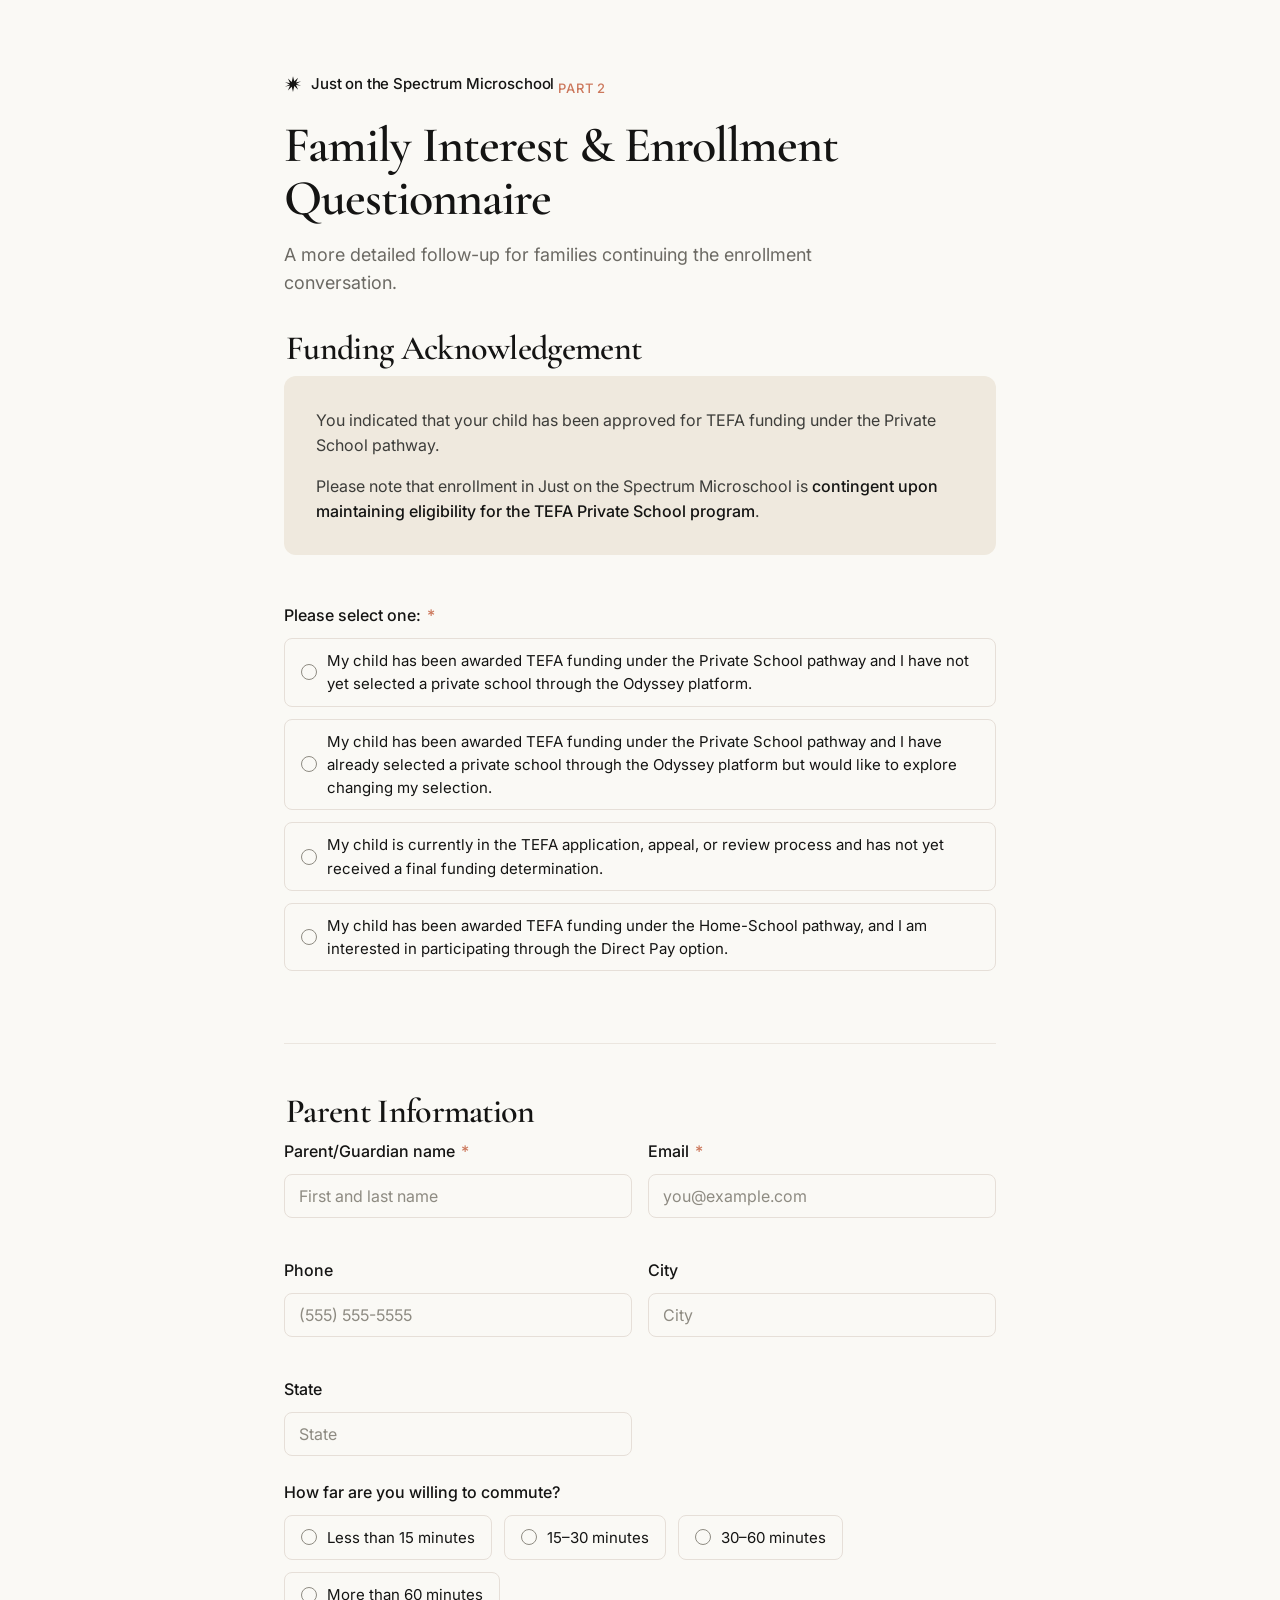
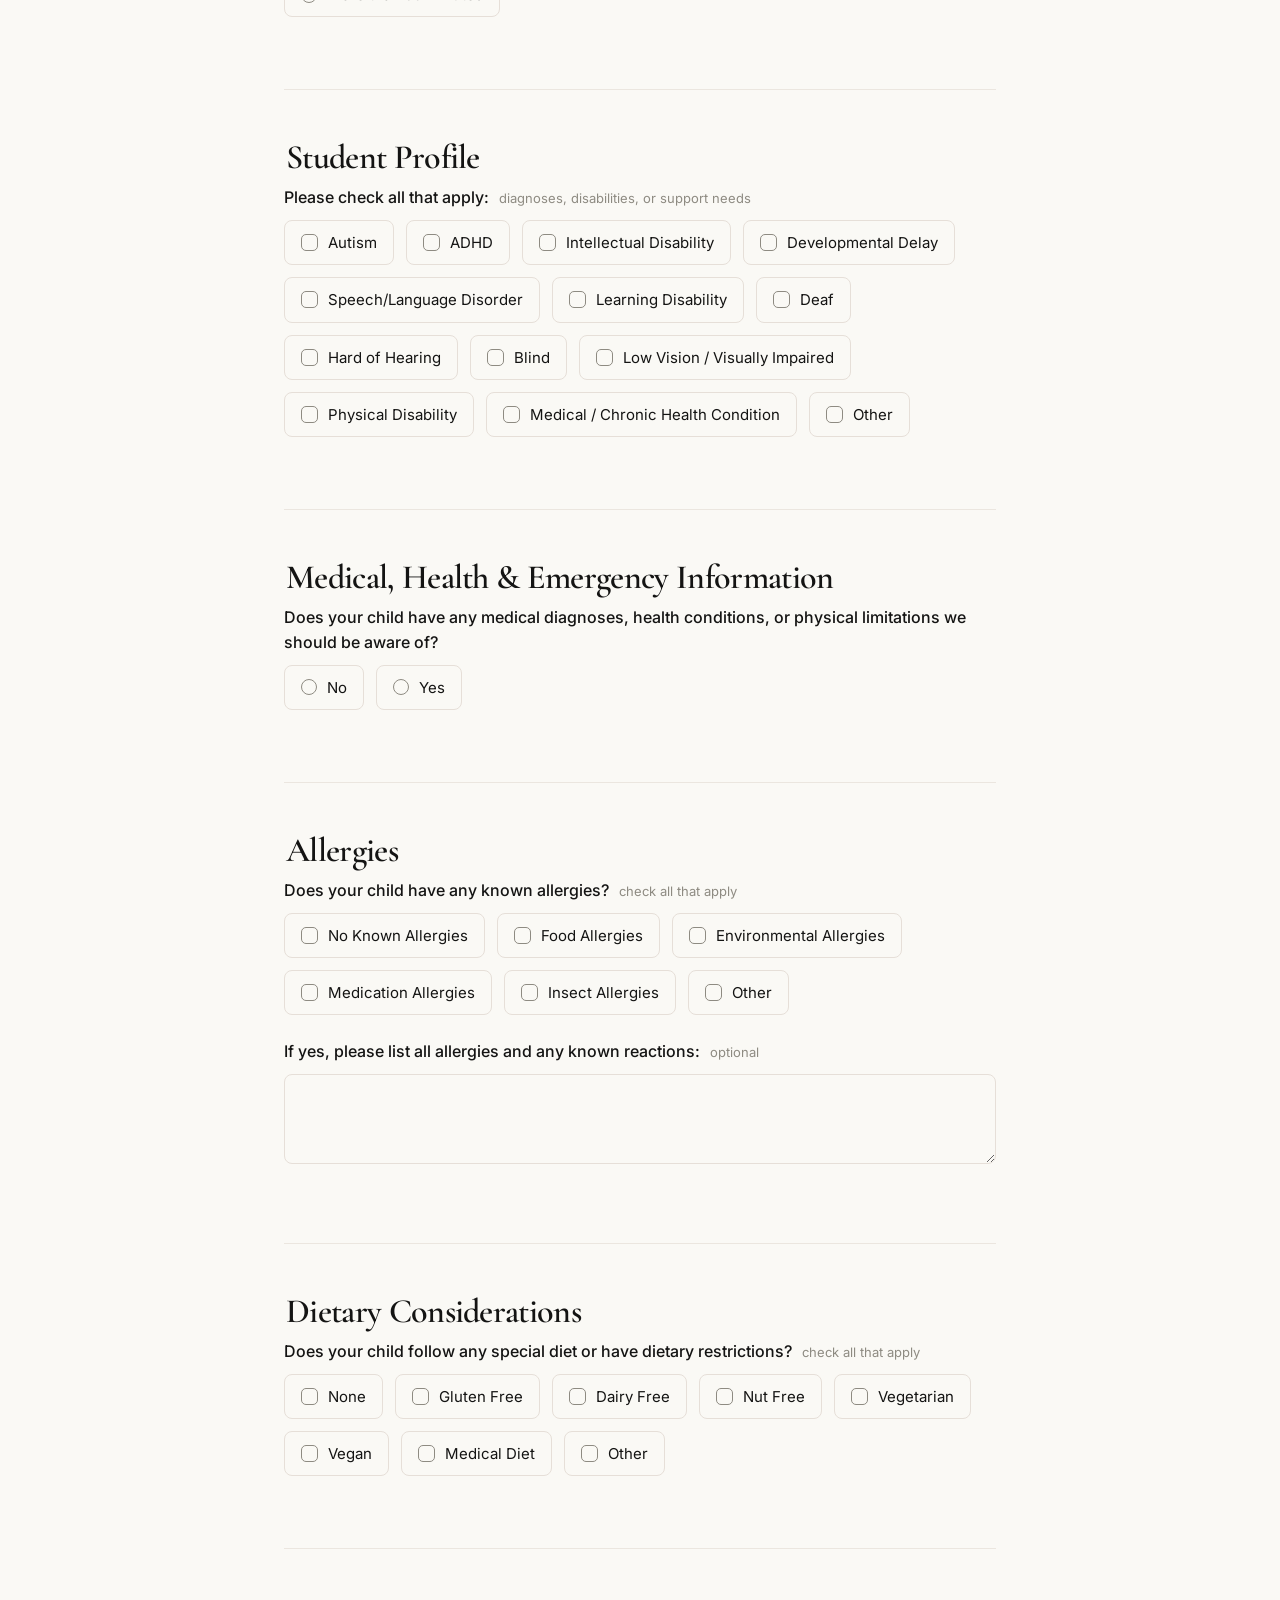
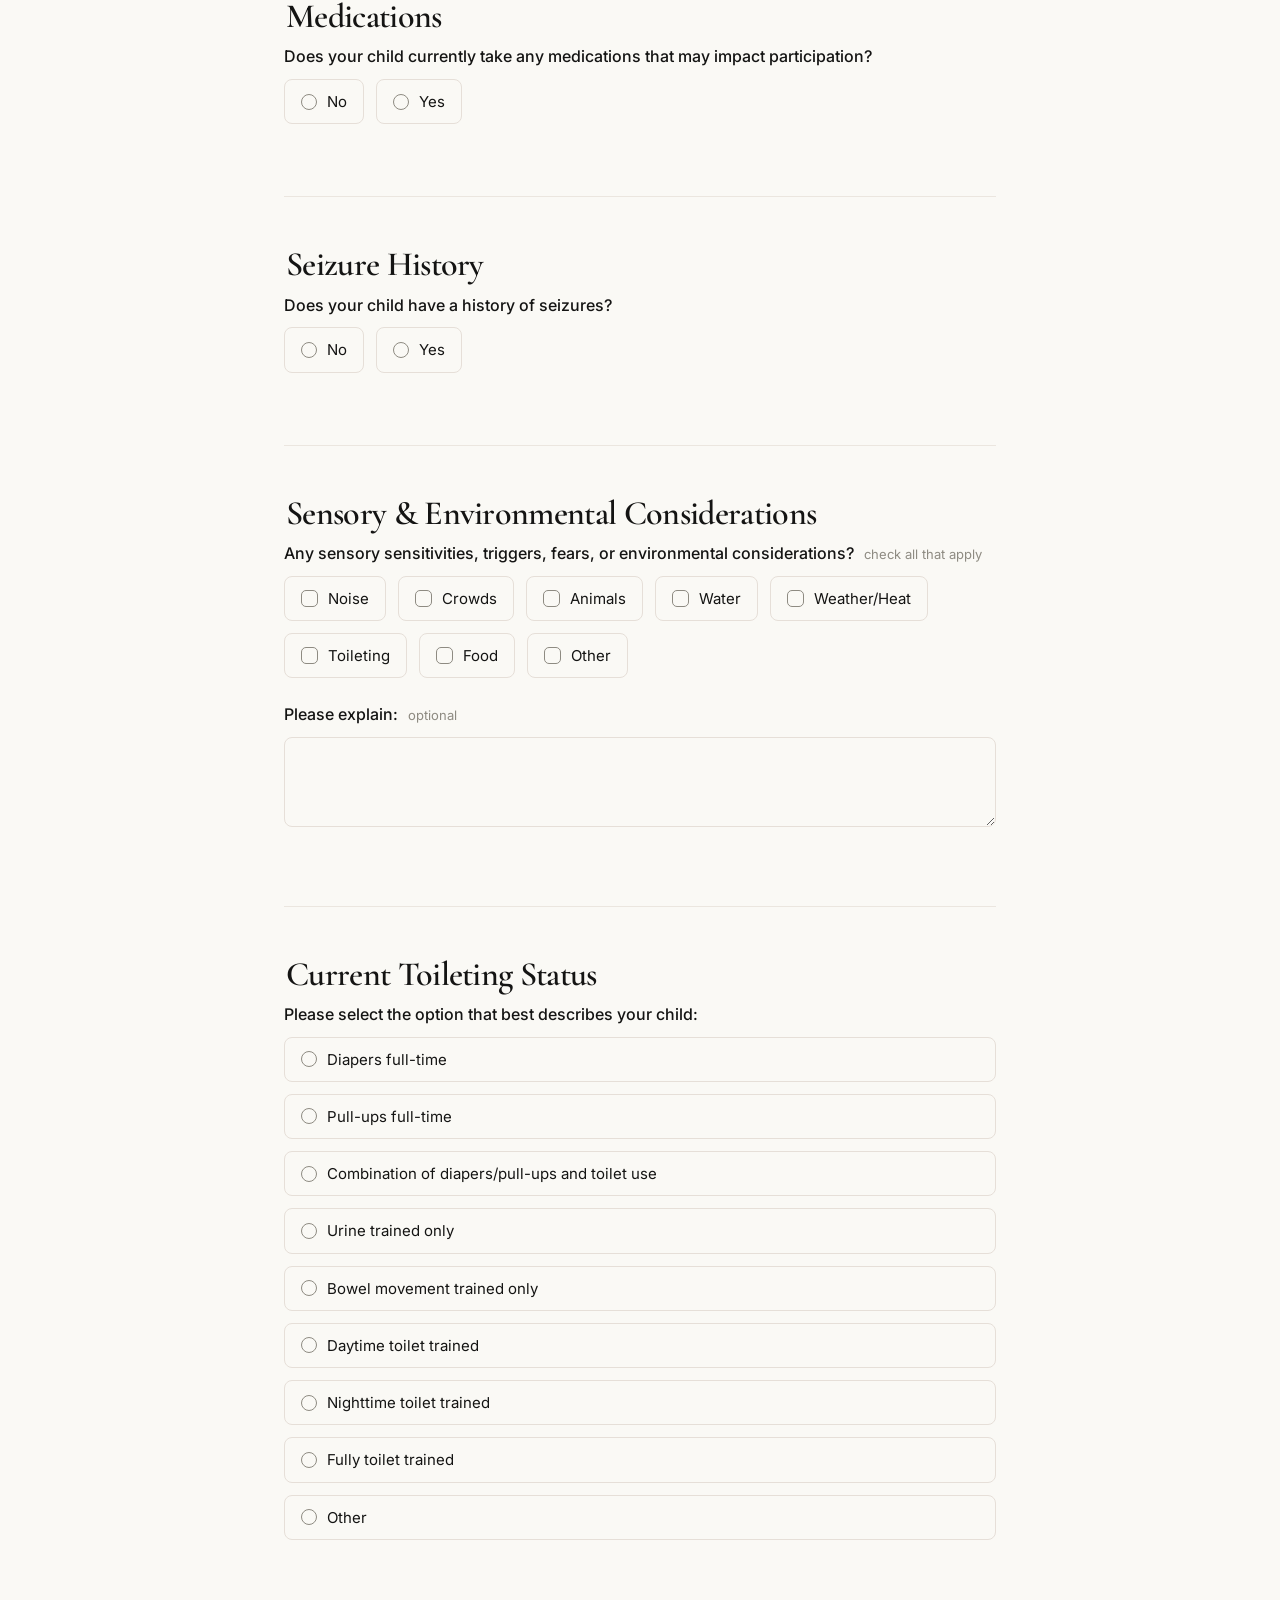
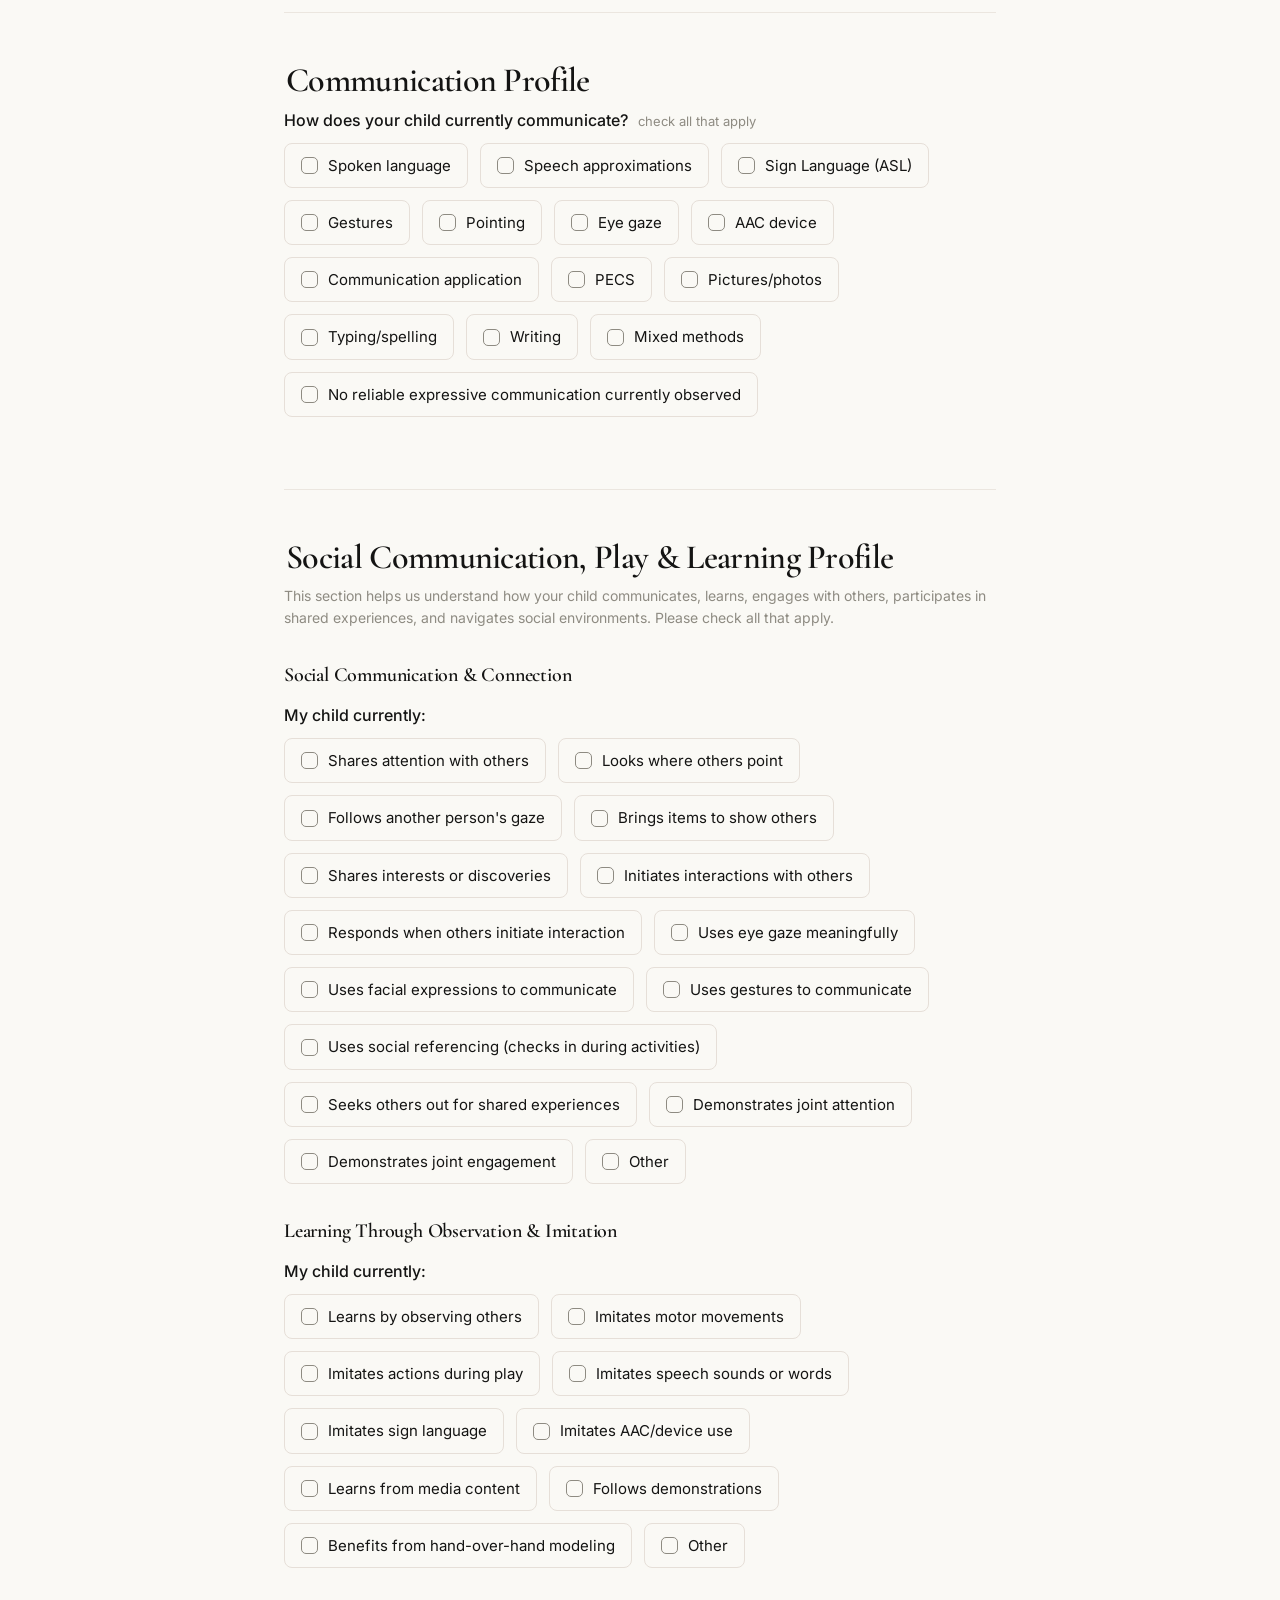
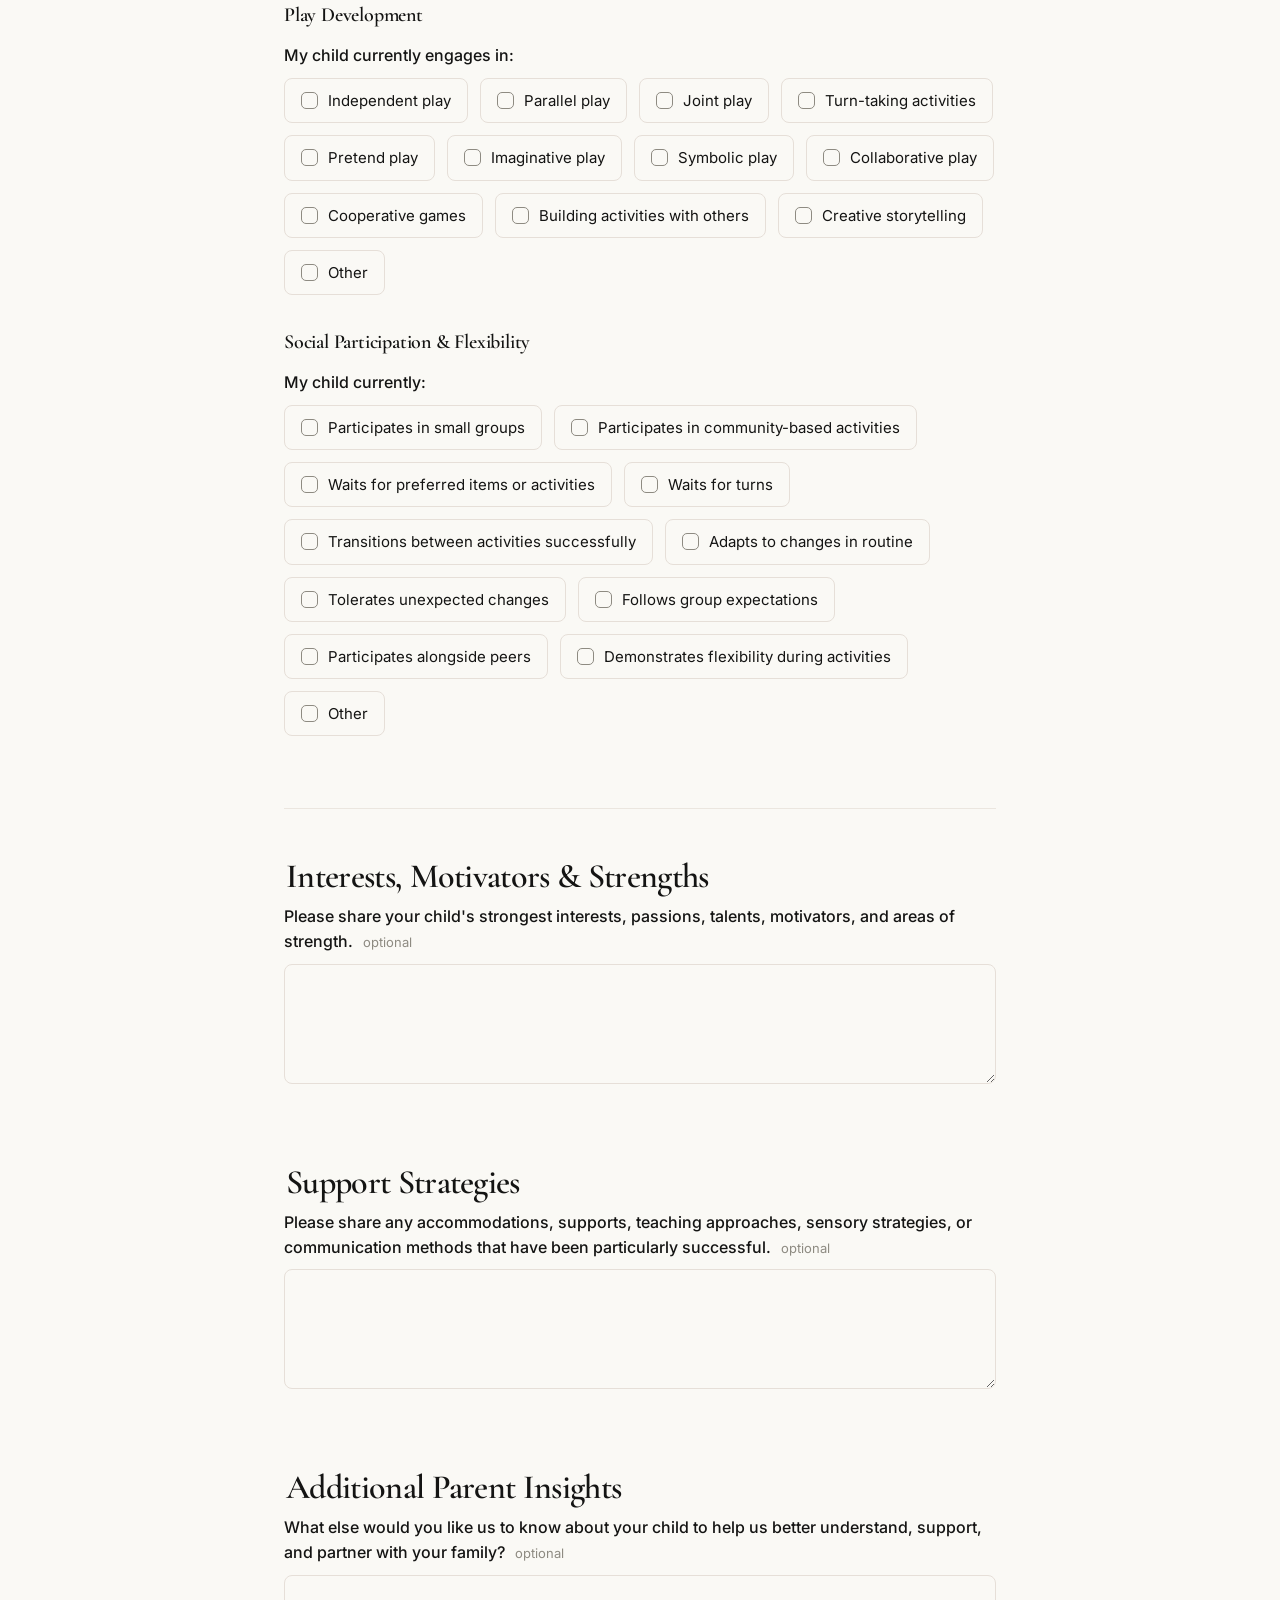
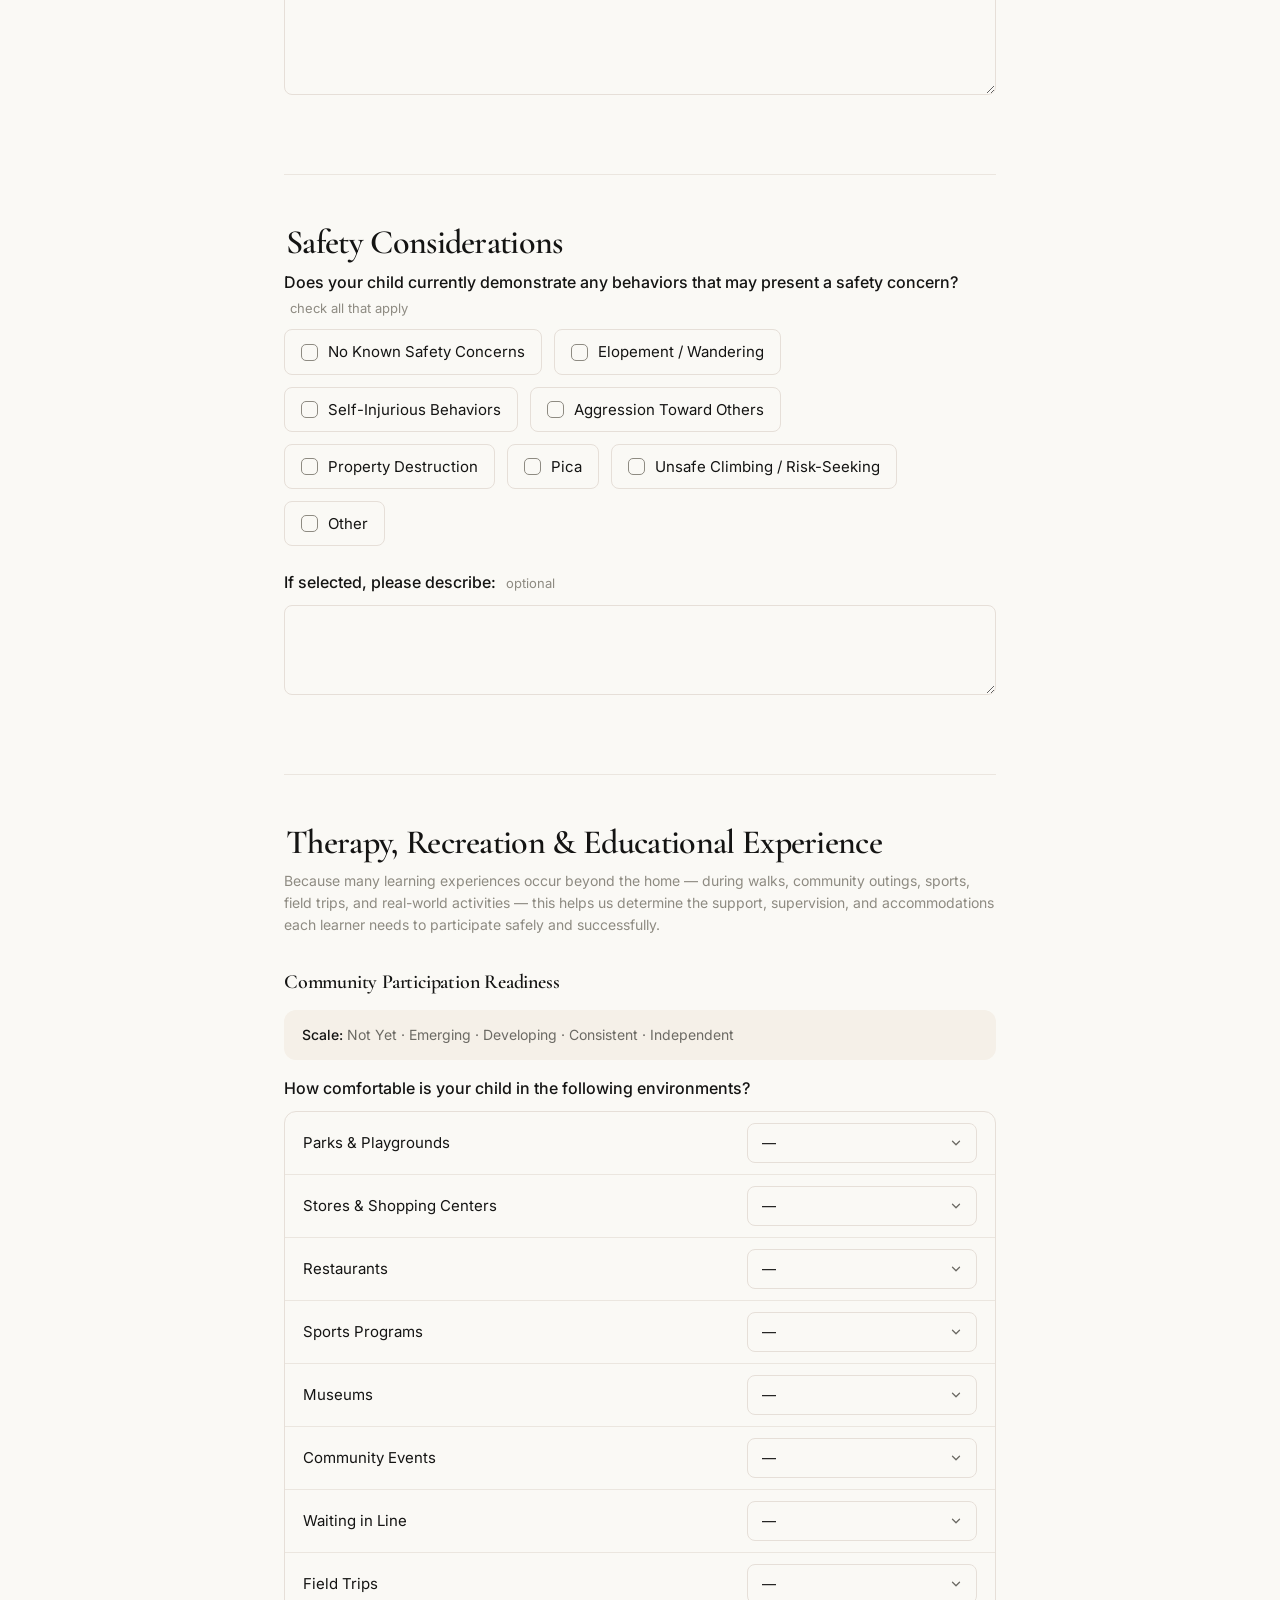
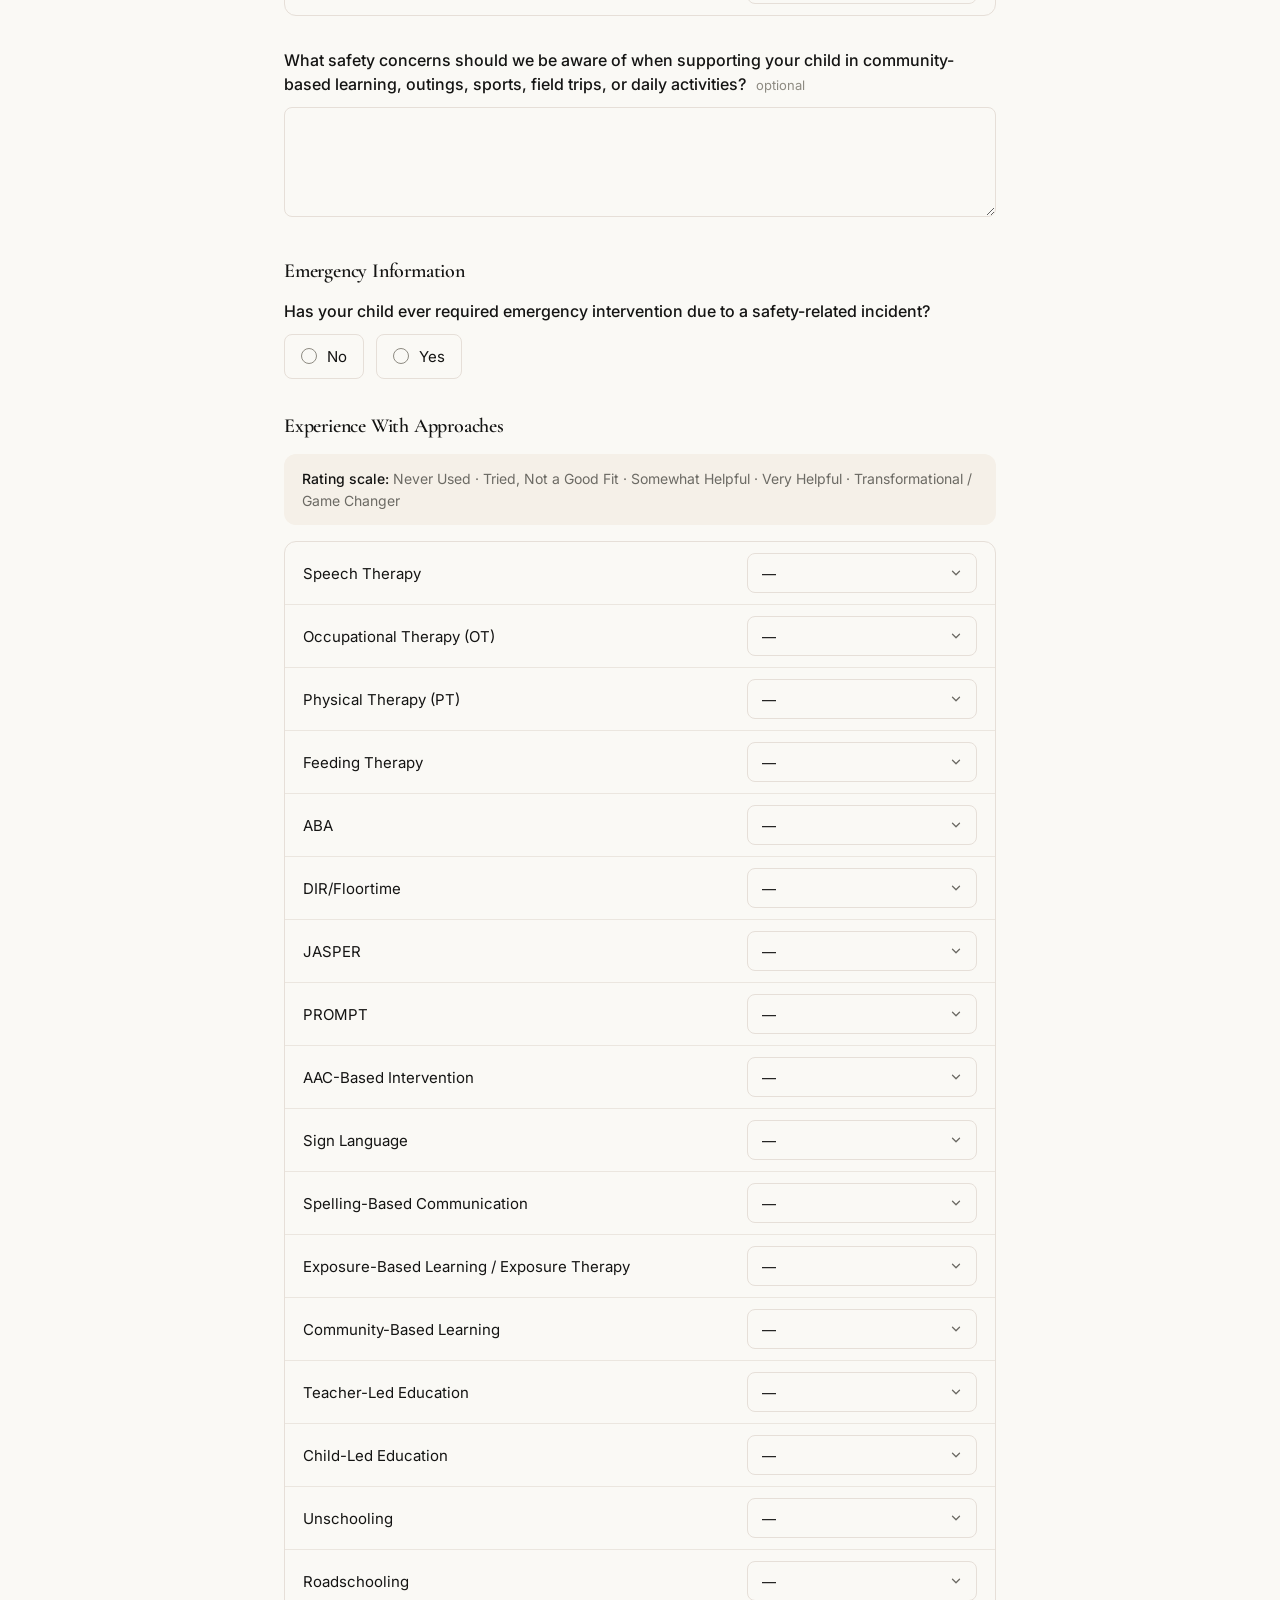
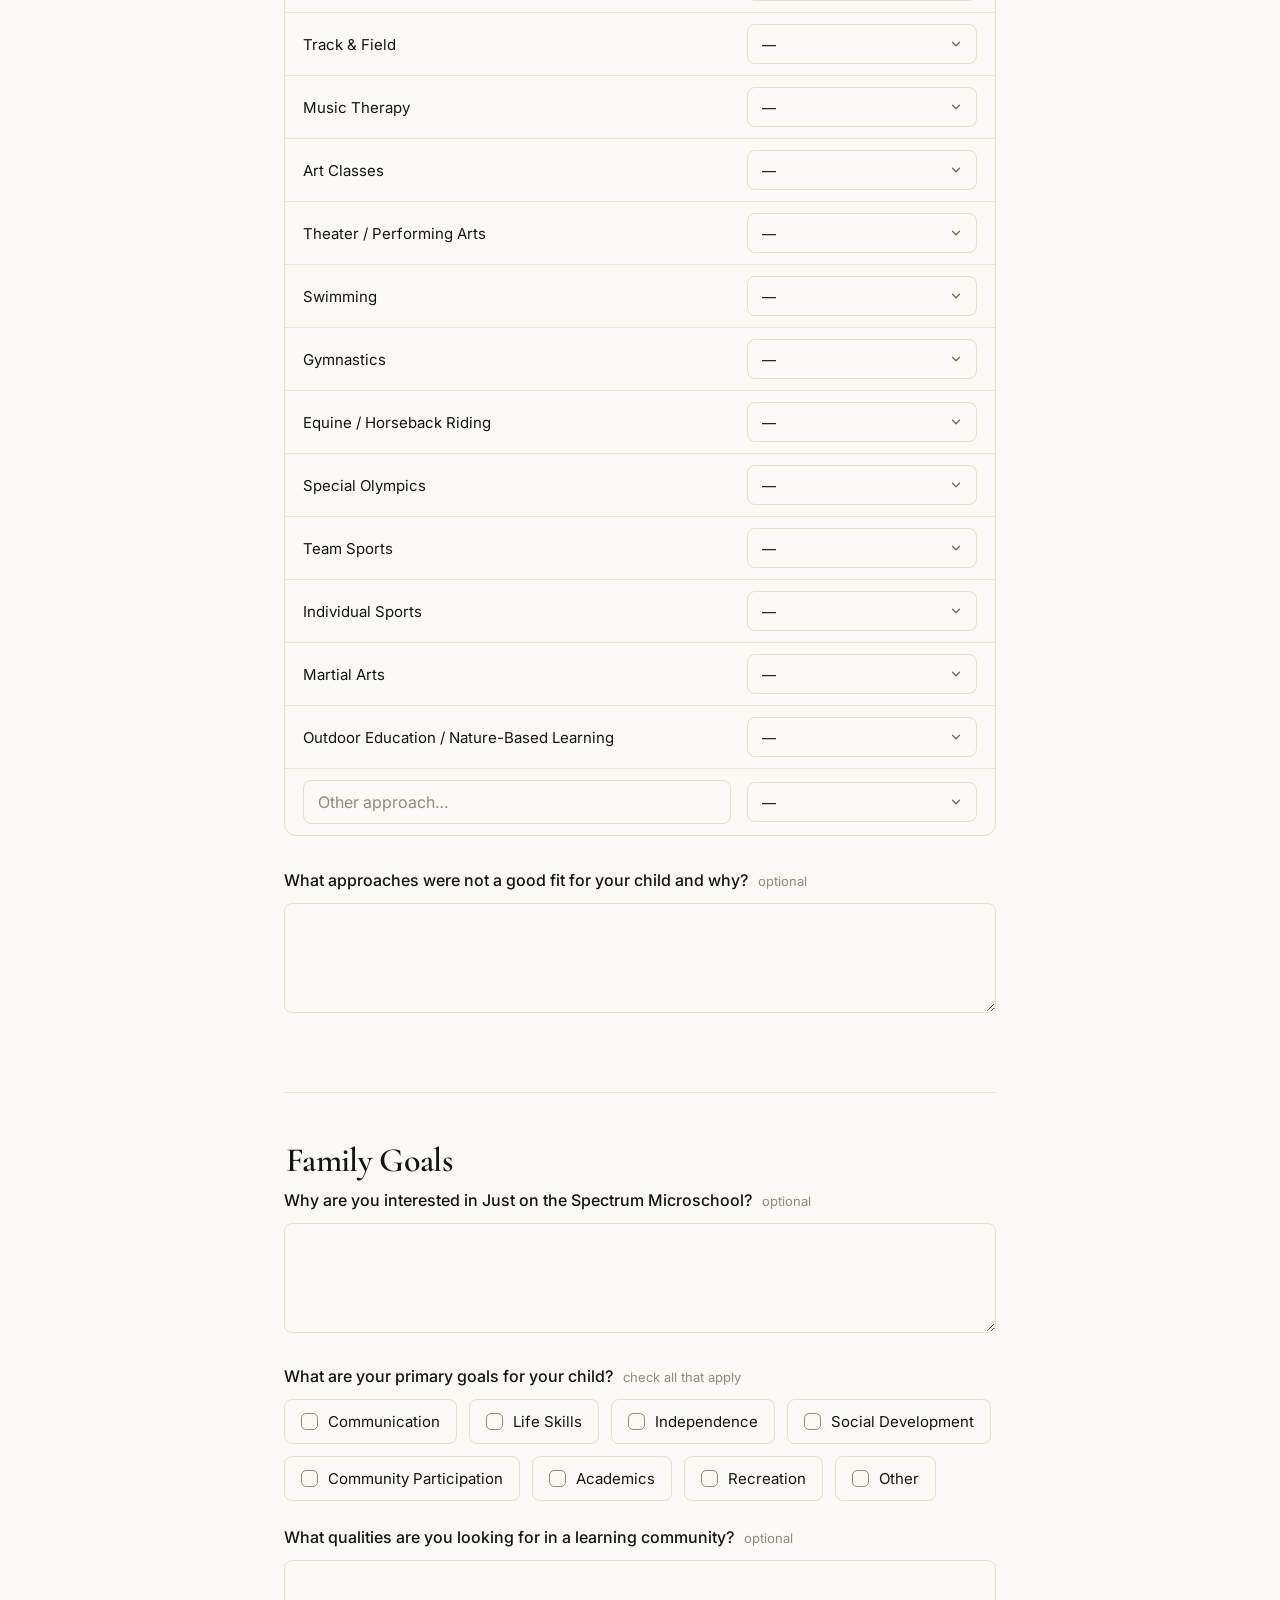
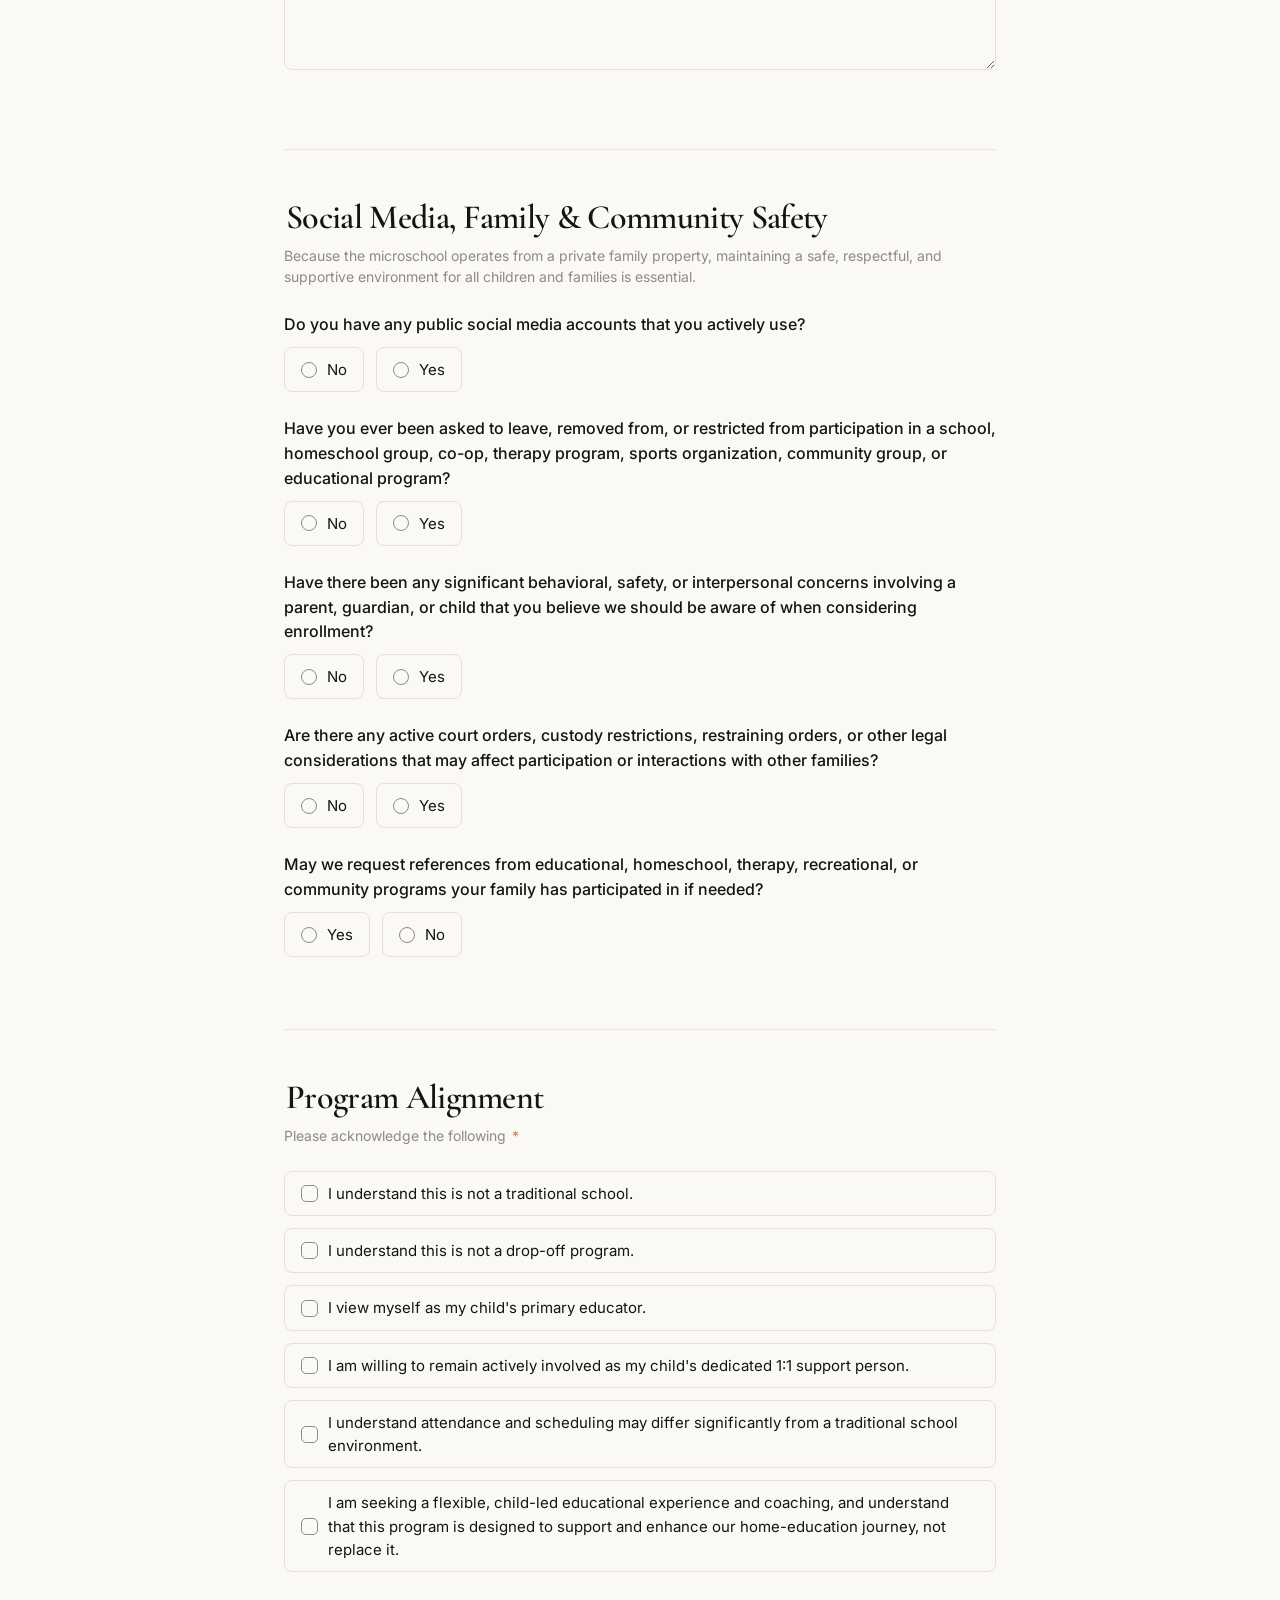
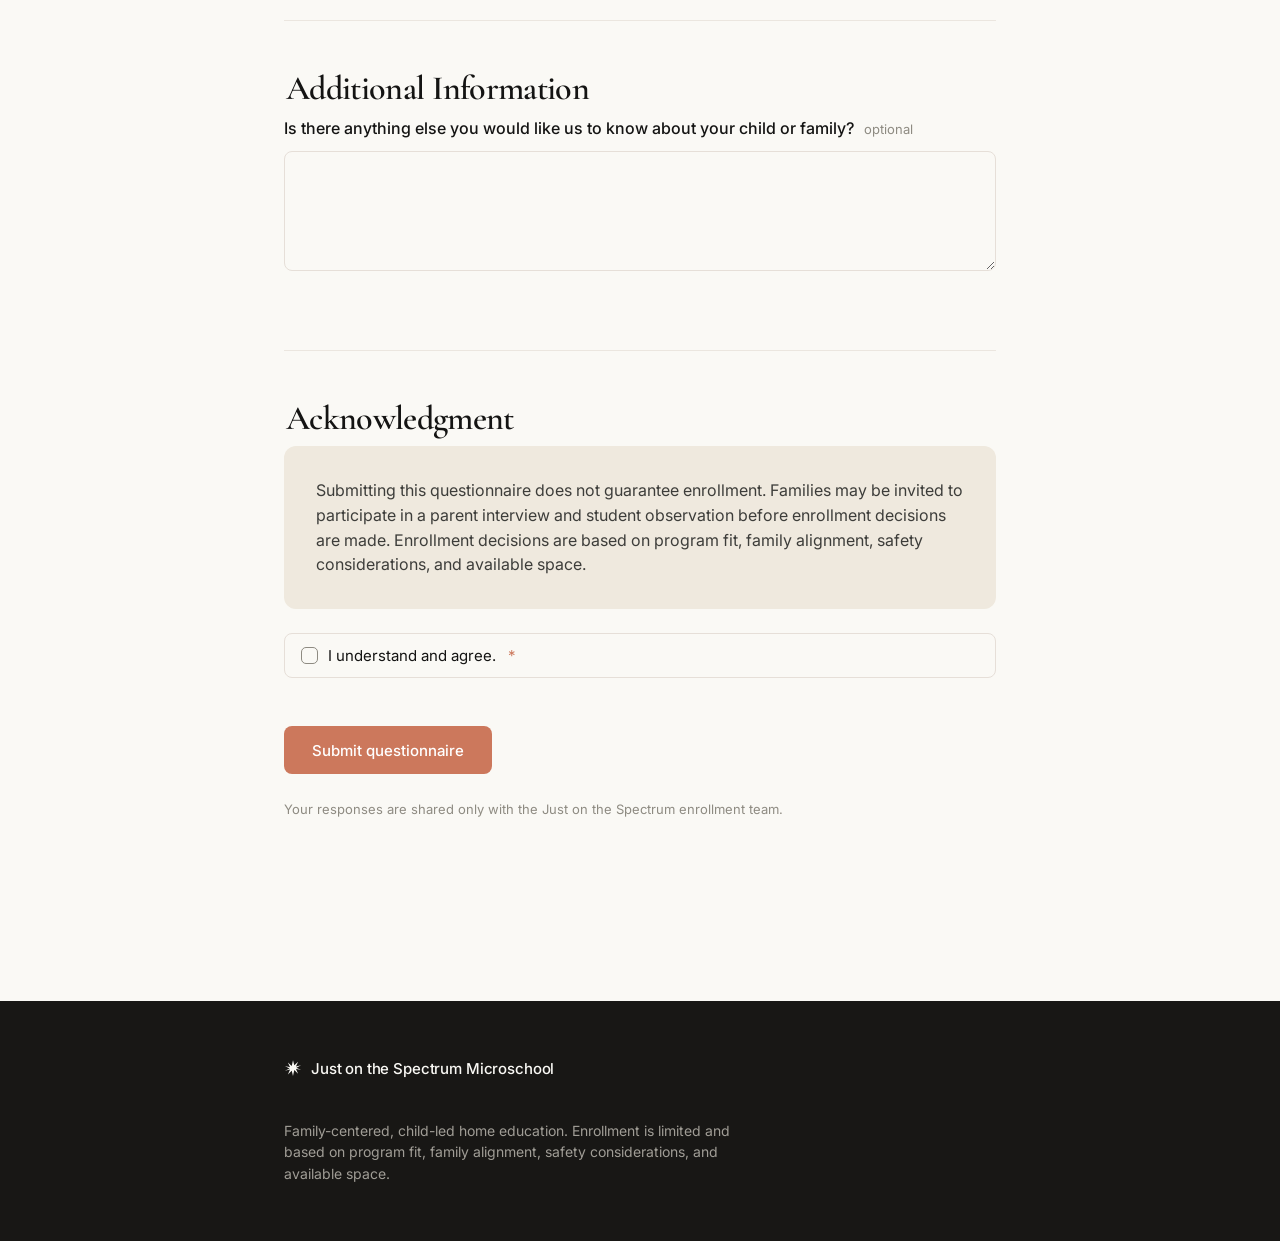
<file: part2.html>
<!DOCTYPE html>
<html lang="en">
<head>
  <meta charset="UTF-8" />
  <meta name="viewport" content="width=device-width, initial-scale=1.0" />
  <title>Family Interest &amp; Enrollment Questionnaire (Part 2) — Just on the Spectrum Microschool</title>
  <meta name="robots" content="noindex, nofollow" />
  <link rel="preconnect" href="https://fonts.googleapis.com" />
  <link rel="preconnect" href="https://fonts.gstatic.com" crossorigin />
  <link
    href="https://fonts.googleapis.com/css2?family=Cormorant+Garamond:wght@500;600&family=Inter:wght@400;500&display=swap"
    rel="stylesheet"
  />
  <style>
    /* design.md — Claude.com system · light mode */
    :root {
      --primary:#cc785c; --primary-active:#a9583e; --primary-disabled:#e6dfd8;
      --canvas:#faf9f5; --surface-soft:#f5f0e8; --surface-card:#efe9de;
      --surface-cream-strong:#e8e0d2; --surface-dark:#181715; --surface-dark-elevated:#252320;
      --hairline:#e6dfd8; --hairline-soft:#ebe6df;
      --ink:#141413; --body-strong:#252523; --body:#3d3d3a; --muted:#6c6a64; --muted-soft:#8e8b82;
      --on-primary:#ffffff; --on-dark:#faf9f5; --on-dark-soft:#a09d96;
      --r-sm:6px; --r-md:8px; --r-lg:12px; --r-xl:16px; --r-pill:9999px;
      --s-xs:8px; --s-sm:12px; --s-md:16px; --s-lg:24px; --s-xl:32px; --s-xxl:48px; --s-section:96px;
      --font-display:"Cormorant Garamond","Tiempos Headline",Garamond,"Times New Roman",serif;
      --font-sans:"Inter",-apple-system,BlinkMacSystemFont,"Segoe UI",Roboto,sans-serif;
      --ring:0 0 0 3px rgba(204,120,92,0.15);
    }
    * { box-sizing:border-box; }
    html { -webkit-text-size-adjust:100%; }
    body {
      margin:0; font-family:var(--font-sans); font-size:16px; line-height:1.55;
      color:var(--body); background:var(--canvas);
      -webkit-font-smoothing:antialiased; text-rendering:optimizeLegibility;
    }
    .page { max-width:760px; margin:0 auto; padding:72px 24px; }
    h1, legend, .subhead { font-family:var(--font-display); font-weight:600; color:var(--ink); margin:0; }

    .masthead { margin-bottom:var(--s-xl); }
    .wordmark { display:inline-flex; align-items:center; gap:9px; margin-bottom:var(--s-lg); }
    .spike { width:18px; height:18px; color:var(--ink); flex:none; }
    .wordmark span { font-size:15px; font-weight:500; letter-spacing:-0.01em; color:var(--ink); }
    .eyebrow {
      display:inline-block; font-size:13px; font-weight:500; letter-spacing:0.06em; text-transform:uppercase;
      color:var(--primary); margin-bottom:10px;
    }
    h1 { font-size:clamp(34px,5.5vw,50px); line-height:1.06; letter-spacing:-0.02em; margin-bottom:var(--s-md); }
    .lede { font-size:18px; color:var(--muted); max-width:58ch; margin:0; }

    .context { background:var(--surface-card); border-radius:var(--r-lg); padding:var(--s-xl); margin-bottom:var(--s-xxl); }
    .context p { margin:0 0 var(--s-md); color:var(--body); font-size:16px; }
    .context p:last-child { margin-bottom:0; }
    .context strong { color:var(--ink); font-weight:500; }

    fieldset { border:none; margin:0 0 var(--s-xxl); padding:0; }
    legend { font-size:clamp(26px,4vw,34px); line-height:1.15; letter-spacing:-0.02em; margin-bottom:var(--s-xs); }
    .subhead { font-size:20px; letter-spacing:-0.01em; margin:var(--s-xl) 0 var(--s-sm); }
    .section-hint { color:var(--muted-soft); font-size:14px; margin:0 0 var(--s-lg); }
    .field { margin-bottom:var(--s-lg); }

    .q-label, label.q { display:block; font-weight:500; font-size:16px; color:var(--ink); margin-bottom:10px; }
    .req { color:var(--primary); margin-left:2px; }
    .optional { color:var(--muted-soft); font-weight:400; font-size:13px; margin-left:6px; }

    input[type="text"], input[type="email"], input[type="tel"], input[type="number"], textarea, select {
      width:100%; font-family:inherit; font-size:16px; color:var(--ink);
      background:var(--canvas); border:1px solid var(--hairline); border-radius:var(--r-md);
      padding:10px 14px; transition:border-color .15s ease, box-shadow .15s ease;
    }
    input, select { height:44px; }
    input::placeholder, textarea::placeholder { color:var(--muted-soft); }
    input:focus, textarea:focus, select:focus { outline:none; border-color:var(--primary); box-shadow:var(--ring); }
    textarea { min-height:90px; line-height:1.55; resize:vertical; padding:12px 14px; }
    select {
      appearance:none; -webkit-appearance:none; padding-right:38px; cursor:pointer;
      background-image:url("data:image/svg+xml;utf8,<svg xmlns='http://www.w3.org/2000/svg' width='14' height='14' viewBox='0 0 24 24' fill='none' stroke='%236c6a64' stroke-width='2.2' stroke-linecap='round' stroke-linejoin='round'><polyline points='6 9 12 15 18 9'/></svg>");
      background-repeat:no-repeat; background-position:right 13px center;
    }
    .two-col { display:grid; grid-template-columns:1fr 1fr; gap:var(--s-md); }
    @media (max-width:560px){ .two-col { grid-template-columns:1fr; } }

    .choices { display:flex; flex-wrap:wrap; gap:var(--s-sm); }
    .choices.stack { flex-direction:column; align-items:stretch; }
    .choices.stack .choice, .choices.stack .choice-check { width:100%; }
    .choice, .choice-check {
      position:relative; display:inline-flex; align-items:center; gap:10px;
      min-height:44px; padding:10px 16px; background:var(--canvas);
      border:1px solid var(--hairline); border-radius:var(--r-md);
      cursor:pointer; font-size:15px; color:var(--ink); user-select:none;
      transition:border-color .15s ease, background .15s ease;
    }
    .choice input, .choice-check input { position:absolute; opacity:0; pointer-events:none; }
    .dot { width:16px; height:16px; border-radius:50%; border:1.5px solid var(--muted-soft); flex:none; transition:border-color .15s, box-shadow .15s, background .15s; }
    .choice input:checked ~ .dot { border-color:var(--primary); background:var(--primary); box-shadow:inset 0 0 0 3px var(--canvas); }
    .choice:has(input:checked) { border-color:var(--primary); background:var(--surface-cream-strong); }
    .box { width:17px; height:17px; border-radius:5px; border:1.5px solid var(--muted-soft); flex:none; display:grid; place-items:center; transition:border-color .15s, background .15s; }
    .box::after { content:""; width:4px; height:8px; border:solid #fff; border-width:0 2px 2px 0; transform:rotate(45deg) scale(0); transform-origin:center; transition:transform .12s ease; margin-top:-2px; }
    .choice-check input:checked ~ .box { background:var(--primary); border-color:var(--primary); }
    .choice-check input:checked ~ .box::after { transform:rotate(45deg) scale(1); }
    .choice-check:has(input:checked) { border-color:var(--primary); background:var(--surface-cream-strong); }
    .choice input:focus-visible ~ .dot, .choice-check input:focus-visible ~ .box { box-shadow:var(--ring); }

    .conditional { border-left:1px solid var(--hairline); padding-left:var(--s-lg); margin-left:2px; }

    .scale-key { background:var(--surface-soft); border-radius:var(--r-lg); padding:14px 18px; font-size:14px; color:var(--muted); margin-bottom:var(--s-md); }
    .scale-key strong { color:var(--ink); font-weight:500; }
    .matrix { border:1px solid var(--hairline); border-radius:var(--r-lg); overflow:hidden; }
    .matrix-row { display:grid; grid-template-columns:1fr 230px; gap:16px; align-items:center; padding:11px 18px; border-top:1px solid var(--hairline-soft); }
    .matrix-row:first-child { border-top:none; }
    .matrix-row .approach { font-size:15px; color:var(--ink); }
    .matrix-row select { height:40px; font-size:14px; }
    @media (max-width:560px){ .matrix-row { grid-template-columns:1fr; gap:8px; } }

    hr.divider { border:none; border-top:1px solid var(--hairline-soft); margin:0 0 var(--s-xxl); }

    .actions { display:flex; flex-direction:column; align-items:flex-start; gap:var(--s-sm); }
    button[type="submit"] {
      font-family:var(--font-sans); font-size:15px; font-weight:500; line-height:1; color:var(--on-primary);
      background:var(--primary); border:none; border-radius:var(--r-md); padding:0 28px; height:48px; cursor:pointer;
      transition:background .15s ease;
    }
    button[type="submit"]:hover { background:var(--primary-active); }
    button[type="submit"]:disabled { background:var(--primary-disabled); color:var(--muted); cursor:default; }
    button[type="submit"]:focus-visible { outline:none; box-shadow:var(--ring); }
    .privacy { color:var(--muted-soft); font-size:13px; }

    .site-footer { background:var(--surface-dark); color:var(--on-dark-soft); margin-top:var(--s-section); }
    .site-footer .inner { max-width:760px; margin:0 auto; padding:56px 24px; }
    .site-footer .wordmark span, .site-footer .spike { color:var(--on-dark); }
    .site-footer p { margin:16px 0 0; font-size:14px; max-width:52ch; }

    @media (max-width:520px) {
      .page { padding:48px 18px; }
      .context { padding:var(--s-lg); }
      :root { --s-section:64px; --s-xxl:36px; }
    }
  </style>
</head>
<body>
  <main class="page">
    <header class="masthead">
      <span class="wordmark">
        <svg class="spike" viewBox="0 0 24 24" aria-hidden="true" fill="currentColor">
          <path d="M12 1.5l1.7 6.9 5.1-4.9-2.9 6.4 6.9-1.6-6.2 3.2 6.2 3.2-6.9-1.6 2.9 6.4-5.1-4.9L12 22.5l-1.7-6.9-5.1 4.9 2.9-6.4-6.9 1.6 6.2-3.2-6.2-3.2 6.9 1.6-2.9-6.4 5.1 4.9z"/>
        </svg>
        <span>Just on the Spectrum Microschool</span>
      </span>
      <span class="eyebrow">Part 2</span>
      <h1>Family Interest &amp; Enrollment Questionnaire</h1>
      <p class="lede">A more detailed follow-up for families continuing the enrollment conversation.</p>
    </header>

    <form id="questionnaire" novalidate>
      <!-- Web3Forms config -->
      <input type="hidden" name="access_key" value="260606d1-ce3f-4ca3-ab49-137dbb2da3db" />
      <input type="hidden" name="subject" value="Enrollment Questionnaire (Part 2) — Just on the Spectrum" />
      <input type="hidden" name="from_name" value="Just on the Spectrum — Part 2 Form" />
      <input type="checkbox" name="botcheck" style="display:none !important" tabindex="-1" autocomplete="off" aria-hidden="true" />

      <!-- ============ FUNDING ACKNOWLEDGEMENT ============ -->
      <fieldset>
        <legend>Funding Acknowledgement</legend>
        <div class="context">
          <p>You indicated that your child has been approved for TEFA funding under the Private School pathway.</p>
          <p>Please note that enrollment in Just on the Spectrum Microschool is <strong>contingent upon maintaining eligibility for the TEFA Private School program</strong>.</p>
        </div>
        <div class="field">
          <span class="q-label">Please select one: <span class="req">*</span></span>
          <div class="choices stack" role="radiogroup">
            <label class="choice"><input type="radio" name="Funding acknowledgement" value="Awarded TEFA (Private School pathway); has not yet selected a private school through Odyssey." required /><span class="dot"></span>My child has been awarded TEFA funding under the Private School pathway and I have not yet selected a private school through the Odyssey platform.</label>
            <label class="choice"><input type="radio" name="Funding acknowledgement" value="Awarded TEFA (Private School pathway); already selected a school through Odyssey but would like to explore changing." /><span class="dot"></span>My child has been awarded TEFA funding under the Private School pathway and I have already selected a private school through the Odyssey platform but would like to explore changing my selection.</label>
            <label class="choice"><input type="radio" name="Funding acknowledgement" value="In TEFA application/appeal/review process; no final determination yet." /><span class="dot"></span>My child is currently in the TEFA application, appeal, or review process and has not yet received a final funding determination.</label>
            <label class="choice"><input type="radio" name="Funding acknowledgement" value="Awarded TEFA (Home-School pathway); interested in Direct Pay." /><span class="dot"></span>My child has been awarded TEFA funding under the Home-School pathway, and I am interested in participating through the Direct Pay option.</label>
          </div>
        </div>
      </fieldset>

      <hr class="divider" />

      <!-- ============ PARENT INFORMATION ============ -->
      <fieldset>
        <legend>Parent Information</legend>
        <div class="two-col">
          <div class="field">
            <label class="q" for="pg_name">Parent/Guardian name <span class="req">*</span></label>
            <input type="text" id="pg_name" name="Parent/Guardian name" autocomplete="name" placeholder="First and last name" required />
          </div>
          <div class="field">
            <label class="q" for="email">Email <span class="req">*</span></label>
            <input type="email" id="email" name="email" autocomplete="email" placeholder="you@example.com" required />
          </div>
          <div class="field">
            <label class="q" for="phone">Phone</label>
            <input type="tel" id="phone" name="Phone" autocomplete="tel" placeholder="(555) 555-5555" />
          </div>
          <div class="field">
            <label class="q" for="city">City</label>
            <input type="text" id="city" name="City" autocomplete="address-level2" placeholder="City" />
          </div>
          <div class="field">
            <label class="q" for="state">State</label>
            <input type="text" id="state" name="State" autocomplete="address-level1" placeholder="State" />
          </div>
        </div>
        <div class="field">
          <span class="q-label">How far are you willing to commute?</span>
          <div class="choices" role="radiogroup">
            <label class="choice"><input type="radio" name="Willing to commute" value="Less than 15 minutes" /><span class="dot"></span>Less than 15 minutes</label>
            <label class="choice"><input type="radio" name="Willing to commute" value="15–30 minutes" /><span class="dot"></span>15–30 minutes</label>
            <label class="choice"><input type="radio" name="Willing to commute" value="30–60 minutes" /><span class="dot"></span>30–60 minutes</label>
            <label class="choice"><input type="radio" name="Willing to commute" value="More than 60 minutes" /><span class="dot"></span>More than 60 minutes</label>
          </div>
        </div>
      </fieldset>

      <hr class="divider" />

      <!-- ============ STUDENT PROFILE ============ -->
      <fieldset>
        <legend>Student Profile</legend>
        <div class="field">
          <span class="q-label">Please check all that apply: <span class="optional">diagnoses, disabilities, or support needs</span></span>
          <div class="choices">
            <label class="choice-check"><input type="checkbox" id="diag_autism" name="Diagnoses / support needs" value="Autism" /><span class="box"></span>Autism</label>
            <label class="choice-check"><input type="checkbox" name="Diagnoses / support needs" value="ADHD" /><span class="box"></span>ADHD</label>
            <label class="choice-check"><input type="checkbox" name="Diagnoses / support needs" value="Intellectual Disability" /><span class="box"></span>Intellectual Disability</label>
            <label class="choice-check"><input type="checkbox" name="Diagnoses / support needs" value="Developmental Delay" /><span class="box"></span>Developmental Delay</label>
            <label class="choice-check"><input type="checkbox" name="Diagnoses / support needs" value="Speech/Language Disorder" /><span class="box"></span>Speech/Language Disorder</label>
            <label class="choice-check"><input type="checkbox" name="Diagnoses / support needs" value="Learning Disability" /><span class="box"></span>Learning Disability</label>
            <label class="choice-check"><input type="checkbox" name="Diagnoses / support needs" value="Deaf" /><span class="box"></span>Deaf</label>
            <label class="choice-check"><input type="checkbox" name="Diagnoses / support needs" value="Hard of Hearing" /><span class="box"></span>Hard of Hearing</label>
            <label class="choice-check"><input type="checkbox" name="Diagnoses / support needs" value="Blind" /><span class="box"></span>Blind</label>
            <label class="choice-check"><input type="checkbox" name="Diagnoses / support needs" value="Low Vision / Visually Impaired" /><span class="box"></span>Low Vision / Visually Impaired</label>
            <label class="choice-check"><input type="checkbox" name="Diagnoses / support needs" value="Physical Disability" /><span class="box"></span>Physical Disability</label>
            <label class="choice-check"><input type="checkbox" name="Diagnoses / support needs" value="Medical Disability or Chronic Health Condition" /><span class="box"></span>Medical / Chronic Health Condition</label>
            <label class="choice-check"><input type="checkbox" id="diag_other" name="Diagnoses / support needs" value="Other" /><span class="box"></span>Other</label>
          </div>
        </div>
        <div class="field conditional" id="diag_other_wrap" hidden>
          <label class="q" for="diag_other_desc">If Other, please describe:</label>
          <textarea id="diag_other_desc" name="Other diagnosis (describe)"></textarea>
        </div>
        <div class="field conditional" id="autism_profile_wrap" hidden>
          <span class="q-label">If your child has an Autism diagnosis: <span class="optional">check all that apply</span></span>
          <div class="choices">
            <label class="choice-check"><input type="checkbox" name="Autism profile" value="Level 1" /><span class="box"></span>Level 1</label>
            <label class="choice-check"><input type="checkbox" name="Autism profile" value="Level 2" /><span class="box"></span>Level 2</label>
            <label class="choice-check"><input type="checkbox" name="Autism profile" value="Level 3" /><span class="box"></span>Level 3</label>
            <label class="choice-check"><input type="checkbox" name="Autism profile" value="Verbal" /><span class="box"></span>Verbal</label>
            <label class="choice-check"><input type="checkbox" name="Autism profile" value="Non-verbal" /><span class="box"></span>Non-verbal</label>
            <label class="choice-check"><input type="checkbox" name="Autism profile" value="Minimally-verbal, Non-speaking" /><span class="box"></span>Minimally-verbal, Non-speaking</label>
          </div>
        </div>
      </fieldset>

      <hr class="divider" />

      <!-- ============ MEDICAL & HEALTH ============ -->
      <fieldset>
        <legend>Medical, Health &amp; Emergency Information</legend>
        <div class="field">
          <span class="q-label">Does your child have any medical diagnoses, health conditions, or physical limitations we should be aware of?</span>
          <div class="choices" role="radiogroup">
            <label class="choice"><input type="radio" name="Medical conditions present?" value="No" /><span class="dot"></span>No</label>
            <label class="choice"><input type="radio" name="Medical conditions present?" value="Yes" /><span class="dot"></span>Yes</label>
          </div>
        </div>
        <div class="field conditional" id="medical_wrap" hidden>
          <label class="q" for="medical_desc">If yes, please describe:</label>
          <textarea id="medical_desc" name="Medical conditions (describe)"></textarea>
        </div>
      </fieldset>

      <hr class="divider" />

      <!-- ============ ALLERGIES ============ -->
      <fieldset>
        <legend>Allergies</legend>
        <div class="field">
          <span class="q-label">Does your child have any known allergies? <span class="optional">check all that apply</span></span>
          <div class="choices">
            <label class="choice-check"><input type="checkbox" name="Allergies" value="No Known Allergies" /><span class="box"></span>No Known Allergies</label>
            <label class="choice-check"><input type="checkbox" name="Allergies" value="Food Allergies" /><span class="box"></span>Food Allergies</label>
            <label class="choice-check"><input type="checkbox" name="Allergies" value="Environmental Allergies" /><span class="box"></span>Environmental Allergies</label>
            <label class="choice-check"><input type="checkbox" name="Allergies" value="Medication Allergies" /><span class="box"></span>Medication Allergies</label>
            <label class="choice-check"><input type="checkbox" name="Allergies" value="Insect Allergies" /><span class="box"></span>Insect Allergies</label>
            <label class="choice-check"><input type="checkbox" name="Allergies" value="Other" /><span class="box"></span>Other</label>
          </div>
        </div>
        <div class="field">
          <label class="q" for="allergy_list">If yes, please list all allergies and any known reactions: <span class="optional">optional</span></label>
          <textarea id="allergy_list" name="Allergies (list & reactions)"></textarea>
        </div>
      </fieldset>

      <hr class="divider" />

      <!-- ============ DIETARY ============ -->
      <fieldset>
        <legend>Dietary Considerations</legend>
        <div class="field">
          <span class="q-label">Does your child follow any special diet or have dietary restrictions? <span class="optional">check all that apply</span></span>
          <div class="choices">
            <label class="choice-check"><input type="checkbox" name="Dietary restrictions" value="None" /><span class="box"></span>None</label>
            <label class="choice-check"><input type="checkbox" name="Dietary restrictions" value="Gluten Free" /><span class="box"></span>Gluten Free</label>
            <label class="choice-check"><input type="checkbox" name="Dietary restrictions" value="Dairy Free" /><span class="box"></span>Dairy Free</label>
            <label class="choice-check"><input type="checkbox" name="Dietary restrictions" value="Nut Free" /><span class="box"></span>Nut Free</label>
            <label class="choice-check"><input type="checkbox" name="Dietary restrictions" value="Vegetarian" /><span class="box"></span>Vegetarian</label>
            <label class="choice-check"><input type="checkbox" name="Dietary restrictions" value="Vegan" /><span class="box"></span>Vegan</label>
            <label class="choice-check"><input type="checkbox" name="Dietary restrictions" value="Medical Diet" /><span class="box"></span>Medical Diet</label>
            <label class="choice-check"><input type="checkbox" id="diet_other" name="Dietary restrictions" value="Other" /><span class="box"></span>Other</label>
          </div>
        </div>
        <div class="field conditional" id="diet_other_wrap" hidden>
          <label class="q" for="diet_other_desc">If Other, please describe:</label>
          <textarea id="diet_other_desc" name="Other dietary (describe)"></textarea>
        </div>
      </fieldset>

      <hr class="divider" />

      <!-- ============ MEDICATIONS ============ -->
      <fieldset>
        <legend>Medications</legend>
        <div class="field">
          <span class="q-label">Does your child currently take any medications that may impact participation?</span>
          <div class="choices" role="radiogroup">
            <label class="choice"><input type="radio" name="Takes medications affecting participation?" value="No" /><span class="dot"></span>No</label>
            <label class="choice"><input type="radio" name="Takes medications affecting participation?" value="Yes" /><span class="dot"></span>Yes</label>
          </div>
        </div>
        <div class="field conditional" id="meds_wrap" hidden>
          <label class="q" for="meds_list">If yes, please list:</label>
          <textarea id="meds_list" name="Medications (list)"></textarea>
        </div>
      </fieldset>

      <hr class="divider" />

      <!-- ============ SEIZURE HISTORY ============ -->
      <fieldset>
        <legend>Seizure History</legend>
        <div class="field">
          <span class="q-label">Does your child have a history of seizures?</span>
          <div class="choices" role="radiogroup">
            <label class="choice"><input type="radio" name="Seizure history?" value="No" /><span class="dot"></span>No</label>
            <label class="choice"><input type="radio" name="Seizure history?" value="Yes" /><span class="dot"></span>Yes</label>
          </div>
        </div>
        <div class="field conditional" id="seizure_wrap" hidden>
          <label class="q" for="seizure_desc">If yes, please describe any seizure diagnosis, frequency, triggers, or emergency procedures:</label>
          <textarea id="seizure_desc" name="Seizure details"></textarea>
        </div>
      </fieldset>

      <hr class="divider" />

      <!-- ============ SENSORY ============ -->
      <fieldset>
        <legend>Sensory &amp; Environmental Considerations</legend>
        <div class="field">
          <span class="q-label">Any sensory sensitivities, triggers, fears, or environmental considerations? <span class="optional">check all that apply</span></span>
          <div class="choices">
            <label class="choice-check"><input type="checkbox" name="Sensory / environmental considerations" value="Noise" /><span class="box"></span>Noise</label>
            <label class="choice-check"><input type="checkbox" name="Sensory / environmental considerations" value="Crowds" /><span class="box"></span>Crowds</label>
            <label class="choice-check"><input type="checkbox" name="Sensory / environmental considerations" value="Animals" /><span class="box"></span>Animals</label>
            <label class="choice-check"><input type="checkbox" name="Sensory / environmental considerations" value="Water" /><span class="box"></span>Water</label>
            <label class="choice-check"><input type="checkbox" name="Sensory / environmental considerations" value="Weather/Heat" /><span class="box"></span>Weather/Heat</label>
            <label class="choice-check"><input type="checkbox" name="Sensory / environmental considerations" value="Toileting" /><span class="box"></span>Toileting</label>
            <label class="choice-check"><input type="checkbox" name="Sensory / environmental considerations" value="Food" /><span class="box"></span>Food</label>
            <label class="choice-check"><input type="checkbox" name="Sensory / environmental considerations" value="Other" /><span class="box"></span>Other</label>
          </div>
        </div>
        <div class="field">
          <label class="q" for="sensory_explain">Please explain: <span class="optional">optional</span></label>
          <textarea id="sensory_explain" name="Sensory considerations (explain)"></textarea>
        </div>
      </fieldset>

      <hr class="divider" />

      <!-- ============ TOILETING ============ -->
      <fieldset>
        <legend>Current Toileting Status</legend>
        <div class="field">
          <span class="q-label">Please select the option that best describes your child:</span>
          <div class="choices stack" role="radiogroup">
            <label class="choice"><input type="radio" name="Toileting status" value="Diapers full-time" /><span class="dot"></span>Diapers full-time</label>
            <label class="choice"><input type="radio" name="Toileting status" value="Pull-ups full-time" /><span class="dot"></span>Pull-ups full-time</label>
            <label class="choice"><input type="radio" name="Toileting status" value="Combination of diapers/pull-ups and toilet use" /><span class="dot"></span>Combination of diapers/pull-ups and toilet use</label>
            <label class="choice"><input type="radio" name="Toileting status" value="Urine trained only" /><span class="dot"></span>Urine trained only</label>
            <label class="choice"><input type="radio" name="Toileting status" value="Bowel movement trained only" /><span class="dot"></span>Bowel movement trained only</label>
            <label class="choice"><input type="radio" name="Toileting status" value="Daytime toilet trained" /><span class="dot"></span>Daytime toilet trained</label>
            <label class="choice"><input type="radio" name="Toileting status" value="Nighttime toilet trained" /><span class="dot"></span>Nighttime toilet trained</label>
            <label class="choice"><input type="radio" name="Toileting status" value="Fully toilet trained" /><span class="dot"></span>Fully toilet trained</label>
            <label class="choice"><input type="radio" id="toilet_other" name="Toileting status" value="Other" /><span class="dot"></span>Other</label>
          </div>
        </div>
        <div class="field conditional" id="toilet_other_wrap" hidden>
          <label class="q" for="toilet_other_desc">If Other, please describe:</label>
          <textarea id="toilet_other_desc" name="Toileting status (other, describe)"></textarea>
        </div>
      </fieldset>

      <hr class="divider" />

      <!-- ============ COMMUNICATION ============ -->
      <fieldset>
        <legend>Communication Profile</legend>
        <div class="field">
          <span class="q-label">How does your child currently communicate? <span class="optional">check all that apply</span></span>
          <div class="choices">
            <label class="choice-check"><input type="checkbox" name="Communication methods" value="Spoken language" /><span class="box"></span>Spoken language</label>
            <label class="choice-check"><input type="checkbox" name="Communication methods" value="Speech approximations" /><span class="box"></span>Speech approximations</label>
            <label class="choice-check"><input type="checkbox" name="Communication methods" value="Sign Language (ASL)" /><span class="box"></span>Sign Language (ASL)</label>
            <label class="choice-check"><input type="checkbox" name="Communication methods" value="Gestures" /><span class="box"></span>Gestures</label>
            <label class="choice-check"><input type="checkbox" name="Communication methods" value="Pointing" /><span class="box"></span>Pointing</label>
            <label class="choice-check"><input type="checkbox" name="Communication methods" value="Eye gaze" /><span class="box"></span>Eye gaze</label>
            <label class="choice-check"><input type="checkbox" name="Communication methods" value="AAC device" /><span class="box"></span>AAC device</label>
            <label class="choice-check"><input type="checkbox" name="Communication methods" value="Communication application" /><span class="box"></span>Communication application</label>
            <label class="choice-check"><input type="checkbox" name="Communication methods" value="PECS" /><span class="box"></span>PECS</label>
            <label class="choice-check"><input type="checkbox" name="Communication methods" value="Pictures/photos" /><span class="box"></span>Pictures/photos</label>
            <label class="choice-check"><input type="checkbox" name="Communication methods" value="Typing/spelling" /><span class="box"></span>Typing/spelling</label>
            <label class="choice-check"><input type="checkbox" name="Communication methods" value="Writing" /><span class="box"></span>Writing</label>
            <label class="choice-check"><input type="checkbox" id="comm_mixed" name="Communication methods" value="Mixed methods" /><span class="box"></span>Mixed methods</label>
            <label class="choice-check"><input type="checkbox" name="Communication methods" value="No reliable expressive communication currently observed" /><span class="box"></span>No reliable expressive communication currently observed</label>
          </div>
        </div>
        <div class="field conditional" id="comm_other_wrap" hidden>
          <label class="q" for="comm_desc">If you selected Mixed Methods, please describe all communication methods your child currently uses:</label>
          <textarea id="comm_desc" name="Communication methods (describe)"></textarea>
        </div>
      </fieldset>

      <hr class="divider" />

      <!-- ============ SOCIAL COMMUNICATION, PLAY & LEARNING ============ -->
      <fieldset>
        <legend>Social Communication, Play &amp; Learning Profile</legend>
        <p class="section-hint">This section helps us understand how your child communicates, learns, engages with others, participates in shared experiences, and navigates social environments. Please check all that apply.</p>

        <h3 class="subhead">Social Communication &amp; Connection</h3>
        <div class="field">
          <span class="q-label">My child currently:</span>
          <div class="choices">
            <label class="choice-check"><input type="checkbox" name="Social communication & connection" value="Shares attention with others" /><span class="box"></span>Shares attention with others</label>
            <label class="choice-check"><input type="checkbox" name="Social communication & connection" value="Looks where others point" /><span class="box"></span>Looks where others point</label>
            <label class="choice-check"><input type="checkbox" name="Social communication & connection" value="Follows another person's gaze" /><span class="box"></span>Follows another person's gaze</label>
            <label class="choice-check"><input type="checkbox" name="Social communication & connection" value="Brings items to show others" /><span class="box"></span>Brings items to show others</label>
            <label class="choice-check"><input type="checkbox" name="Social communication & connection" value="Shares interests or discoveries" /><span class="box"></span>Shares interests or discoveries</label>
            <label class="choice-check"><input type="checkbox" name="Social communication & connection" value="Initiates interactions with others" /><span class="box"></span>Initiates interactions with others</label>
            <label class="choice-check"><input type="checkbox" name="Social communication & connection" value="Responds when others initiate interaction" /><span class="box"></span>Responds when others initiate interaction</label>
            <label class="choice-check"><input type="checkbox" name="Social communication & connection" value="Uses eye gaze meaningfully" /><span class="box"></span>Uses eye gaze meaningfully</label>
            <label class="choice-check"><input type="checkbox" name="Social communication & connection" value="Uses facial expressions to communicate" /><span class="box"></span>Uses facial expressions to communicate</label>
            <label class="choice-check"><input type="checkbox" name="Social communication & connection" value="Uses gestures to communicate" /><span class="box"></span>Uses gestures to communicate</label>
            <label class="choice-check"><input type="checkbox" name="Social communication & connection" value="Uses social referencing" /><span class="box"></span>Uses social referencing (checks in during activities)</label>
            <label class="choice-check"><input type="checkbox" name="Social communication & connection" value="Seeks others out for shared experiences" /><span class="box"></span>Seeks others out for shared experiences</label>
            <label class="choice-check"><input type="checkbox" name="Social communication & connection" value="Demonstrates joint attention" /><span class="box"></span>Demonstrates joint attention</label>
            <label class="choice-check"><input type="checkbox" name="Social communication & connection" value="Demonstrates joint engagement" /><span class="box"></span>Demonstrates joint engagement</label>
            <label class="choice-check"><input type="checkbox" id="sc_other" name="Social communication & connection" value="Other" /><span class="box"></span>Other</label>
          </div>
        </div>
        <div class="field conditional" id="sc_other_wrap" hidden>
          <label class="q" for="sc_other_desc">Other (describe):</label>
          <textarea id="sc_other_desc" name="Social communication — other (describe)"></textarea>
        </div>

        <h3 class="subhead">Learning Through Observation &amp; Imitation</h3>
        <div class="field">
          <span class="q-label">My child currently:</span>
          <div class="choices">
            <label class="choice-check"><input type="checkbox" name="Learning through observation & imitation" value="Learns by observing others" /><span class="box"></span>Learns by observing others</label>
            <label class="choice-check"><input type="checkbox" name="Learning through observation & imitation" value="Imitates motor movements" /><span class="box"></span>Imitates motor movements</label>
            <label class="choice-check"><input type="checkbox" name="Learning through observation & imitation" value="Imitates actions during play" /><span class="box"></span>Imitates actions during play</label>
            <label class="choice-check"><input type="checkbox" name="Learning through observation & imitation" value="Imitates speech sounds or words" /><span class="box"></span>Imitates speech sounds or words</label>
            <label class="choice-check"><input type="checkbox" name="Learning through observation & imitation" value="Imitates sign language" /><span class="box"></span>Imitates sign language</label>
            <label class="choice-check"><input type="checkbox" name="Learning through observation & imitation" value="Imitates AAC/device use" /><span class="box"></span>Imitates AAC/device use</label>
            <label class="choice-check"><input type="checkbox" name="Learning through observation & imitation" value="Learns from media content" /><span class="box"></span>Learns from media content</label>
            <label class="choice-check"><input type="checkbox" name="Learning through observation & imitation" value="Follows demonstrations" /><span class="box"></span>Follows demonstrations</label>
            <label class="choice-check"><input type="checkbox" name="Learning through observation & imitation" value="Benefits from hand-over-hand modeling" /><span class="box"></span>Benefits from hand-over-hand modeling</label>
            <label class="choice-check"><input type="checkbox" id="obs_other" name="Learning through observation & imitation" value="Other" /><span class="box"></span>Other</label>
          </div>
        </div>
        <div class="field conditional" id="obs_other_wrap" hidden>
          <label class="q" for="obs_other_desc">Other (describe):</label>
          <textarea id="obs_other_desc" name="Observation/imitation — other (describe)"></textarea>
        </div>

        <h3 class="subhead">Play Development</h3>
        <div class="field">
          <span class="q-label">My child currently engages in:</span>
          <div class="choices">
            <label class="choice-check"><input type="checkbox" name="Play development" value="Independent play" /><span class="box"></span>Independent play</label>
            <label class="choice-check"><input type="checkbox" name="Play development" value="Parallel play" /><span class="box"></span>Parallel play</label>
            <label class="choice-check"><input type="checkbox" name="Play development" value="Joint play" /><span class="box"></span>Joint play</label>
            <label class="choice-check"><input type="checkbox" name="Play development" value="Turn-taking activities" /><span class="box"></span>Turn-taking activities</label>
            <label class="choice-check"><input type="checkbox" name="Play development" value="Pretend play" /><span class="box"></span>Pretend play</label>
            <label class="choice-check"><input type="checkbox" name="Play development" value="Imaginative play" /><span class="box"></span>Imaginative play</label>
            <label class="choice-check"><input type="checkbox" name="Play development" value="Symbolic play" /><span class="box"></span>Symbolic play</label>
            <label class="choice-check"><input type="checkbox" name="Play development" value="Collaborative play" /><span class="box"></span>Collaborative play</label>
            <label class="choice-check"><input type="checkbox" name="Play development" value="Cooperative games" /><span class="box"></span>Cooperative games</label>
            <label class="choice-check"><input type="checkbox" name="Play development" value="Building activities with others" /><span class="box"></span>Building activities with others</label>
            <label class="choice-check"><input type="checkbox" name="Play development" value="Creative storytelling" /><span class="box"></span>Creative storytelling</label>
            <label class="choice-check"><input type="checkbox" id="play_other" name="Play development" value="Other" /><span class="box"></span>Other</label>
          </div>
        </div>
        <div class="field conditional" id="play_other_wrap" hidden>
          <label class="q" for="play_other_desc">Other (describe):</label>
          <textarea id="play_other_desc" name="Play development — other (describe)"></textarea>
        </div>

        <h3 class="subhead">Social Participation &amp; Flexibility</h3>
        <div class="field">
          <span class="q-label">My child currently:</span>
          <div class="choices">
            <label class="choice-check"><input type="checkbox" name="Social participation & flexibility" value="Participates in small groups" /><span class="box"></span>Participates in small groups</label>
            <label class="choice-check"><input type="checkbox" name="Social participation & flexibility" value="Participates in community-based activities" /><span class="box"></span>Participates in community-based activities</label>
            <label class="choice-check"><input type="checkbox" name="Social participation & flexibility" value="Waits for preferred items or activities" /><span class="box"></span>Waits for preferred items or activities</label>
            <label class="choice-check"><input type="checkbox" name="Social participation & flexibility" value="Waits for turns" /><span class="box"></span>Waits for turns</label>
            <label class="choice-check"><input type="checkbox" name="Social participation & flexibility" value="Transitions between activities successfully" /><span class="box"></span>Transitions between activities successfully</label>
            <label class="choice-check"><input type="checkbox" name="Social participation & flexibility" value="Adapts to changes in routine" /><span class="box"></span>Adapts to changes in routine</label>
            <label class="choice-check"><input type="checkbox" name="Social participation & flexibility" value="Tolerates unexpected changes" /><span class="box"></span>Tolerates unexpected changes</label>
            <label class="choice-check"><input type="checkbox" name="Social participation & flexibility" value="Follows group expectations" /><span class="box"></span>Follows group expectations</label>
            <label class="choice-check"><input type="checkbox" name="Social participation & flexibility" value="Participates alongside peers" /><span class="box"></span>Participates alongside peers</label>
            <label class="choice-check"><input type="checkbox" name="Social participation & flexibility" value="Demonstrates flexibility during activities" /><span class="box"></span>Demonstrates flexibility during activities</label>
            <label class="choice-check"><input type="checkbox" id="part_other" name="Social participation & flexibility" value="Other" /><span class="box"></span>Other</label>
          </div>
        </div>
        <div class="field conditional" id="part_other_wrap" hidden>
          <label class="q" for="part_other_desc">Other (describe):</label>
          <textarea id="part_other_desc" name="Social participation — other (describe)"></textarea>
        </div>
      </fieldset>

      <hr class="divider" />

      <!-- ============ STRENGTHS / SUPPORT / INSIGHTS ============ -->
      <fieldset>
        <legend>Interests, Motivators &amp; Strengths</legend>
        <div class="field">
          <label class="q" for="interests">Please share your child's strongest interests, passions, talents, motivators, and areas of strength. <span class="optional">optional</span></label>
          <textarea id="interests" name="Interests, motivators & strengths" style="min-height:120px"></textarea>
        </div>
      </fieldset>

      <fieldset>
        <legend>Support Strategies</legend>
        <div class="field">
          <label class="q" for="supports">Please share any accommodations, supports, teaching approaches, sensory strategies, or communication methods that have been particularly successful. <span class="optional">optional</span></label>
          <textarea id="supports" name="Support strategies" style="min-height:120px"></textarea>
        </div>
      </fieldset>

      <fieldset>
        <legend>Additional Parent Insights</legend>
        <div class="field">
          <label class="q" for="insights">What else would you like us to know about your child to help us better understand, support, and partner with your family? <span class="optional">optional</span></label>
          <textarea id="insights" name="Additional parent insights" style="min-height:120px"></textarea>
        </div>
      </fieldset>

      <hr class="divider" />

      <!-- ============ SAFETY ============ -->
      <fieldset>
        <legend>Safety Considerations</legend>
        <div class="field">
          <span class="q-label">Does your child currently demonstrate any behaviors that may present a safety concern? <span class="optional">check all that apply</span></span>
          <div class="choices">
            <label class="choice-check"><input type="checkbox" name="Safety concerns" value="No Known Safety Concerns" /><span class="box"></span>No Known Safety Concerns</label>
            <label class="choice-check"><input type="checkbox" name="Safety concerns" value="Elopement / Wandering" /><span class="box"></span>Elopement / Wandering</label>
            <label class="choice-check"><input type="checkbox" name="Safety concerns" value="Self-Injurious Behaviors" /><span class="box"></span>Self-Injurious Behaviors</label>
            <label class="choice-check"><input type="checkbox" name="Safety concerns" value="Aggression Toward Others" /><span class="box"></span>Aggression Toward Others</label>
            <label class="choice-check"><input type="checkbox" name="Safety concerns" value="Property Destruction" /><span class="box"></span>Property Destruction</label>
            <label class="choice-check"><input type="checkbox" name="Safety concerns" value="Pica" /><span class="box"></span>Pica</label>
            <label class="choice-check"><input type="checkbox" name="Safety concerns" value="Unsafe Climbing or Risk-Seeking Behaviors" /><span class="box"></span>Unsafe Climbing / Risk-Seeking</label>
            <label class="choice-check"><input type="checkbox" name="Safety concerns" value="Other" /><span class="box"></span>Other</label>
          </div>
        </div>
        <div class="field">
          <label class="q" for="safety_desc">If selected, please describe: <span class="optional">optional</span></label>
          <textarea id="safety_desc" name="Safety concerns (describe)"></textarea>
        </div>
      </fieldset>

      <hr class="divider" />

      <!-- ============ COMMUNITY READINESS + EXPERIENCE ============ -->
      <fieldset>
        <legend>Therapy, Recreation &amp; Educational Experience</legend>
        <p class="section-hint">Because many learning experiences occur beyond the home — during walks, community outings, sports, field trips, and real-world activities — this helps us determine the support, supervision, and accommodations each learner needs to participate safely and successfully.</p>

        <h3 class="subhead">Community Participation Readiness</h3>
        <div class="scale-key"><strong>Scale:</strong> Not Yet · Emerging · Developing · Consistent · Independent</div>
        <p class="q-label">How comfortable is your child in the following environments?</p>
        <div class="matrix" id="readiness"><!-- rows injected by script --></div>

        <div class="field" style="margin-top:var(--s-xl)">
          <label class="q" for="community_safety">What safety concerns should we be aware of when supporting your child in community-based learning, outings, sports, field trips, or daily activities? <span class="optional">optional</span></label>
          <textarea id="community_safety" name="Community-based safety concerns" style="min-height:110px"></textarea>
        </div>

        <h3 class="subhead">Emergency Information</h3>
        <div class="field">
          <span class="q-label">Has your child ever required emergency intervention due to a safety-related incident?</span>
          <div class="choices" role="radiogroup">
            <label class="choice"><input type="radio" name="Required emergency intervention?" value="No" /><span class="dot"></span>No</label>
            <label class="choice"><input type="radio" name="Required emergency intervention?" value="Yes" /><span class="dot"></span>Yes</label>
          </div>
        </div>
        <div class="field conditional" id="emergency_int_wrap" hidden>
          <label class="q" for="emergency_int_desc">If yes, please explain:</label>
          <textarea id="emergency_int_desc" name="Emergency intervention (explain)"></textarea>
        </div>

        <h3 class="subhead">Experience With Approaches</h3>
        <div class="scale-key"><strong>Rating scale:</strong> Never Used · Tried, Not a Good Fit · Somewhat Helpful · Very Helpful · Transformational / Game Changer</div>
        <div class="matrix" id="matrix"><!-- rows injected by script --></div>

        <div class="field" style="margin-top:var(--s-xl)">
          <label class="q" for="notfit">What approaches were not a good fit for your child and why? <span class="optional">optional</span></label>
          <textarea id="notfit" name="Approaches that were not a good fit" style="min-height:110px"></textarea>
        </div>
      </fieldset>

      <hr class="divider" />

      <!-- ============ FAMILY GOALS ============ -->
      <fieldset>
        <legend>Family Goals</legend>
        <div class="field">
          <label class="q" for="why">Why are you interested in Just on the Spectrum Microschool? <span class="optional">optional</span></label>
          <textarea id="why" name="Why interested in Just on the Spectrum" style="min-height:110px"></textarea>
        </div>
        <div class="field">
          <span class="q-label">What are your primary goals for your child? <span class="optional">check all that apply</span></span>
          <div class="choices">
            <label class="choice-check"><input type="checkbox" name="Primary goals" value="Communication" /><span class="box"></span>Communication</label>
            <label class="choice-check"><input type="checkbox" name="Primary goals" value="Life Skills" /><span class="box"></span>Life Skills</label>
            <label class="choice-check"><input type="checkbox" name="Primary goals" value="Independence" /><span class="box"></span>Independence</label>
            <label class="choice-check"><input type="checkbox" name="Primary goals" value="Social Development" /><span class="box"></span>Social Development</label>
            <label class="choice-check"><input type="checkbox" name="Primary goals" value="Community Participation" /><span class="box"></span>Community Participation</label>
            <label class="choice-check"><input type="checkbox" name="Primary goals" value="Academics" /><span class="box"></span>Academics</label>
            <label class="choice-check"><input type="checkbox" name="Primary goals" value="Recreation" /><span class="box"></span>Recreation</label>
            <label class="choice-check"><input type="checkbox" id="goal_other" name="Primary goals" value="Other" /><span class="box"></span>Other</label>
          </div>
        </div>
        <div class="field conditional" id="goal_other_wrap" hidden>
          <label class="q" for="goal_other_desc">If Other, please describe:</label>
          <textarea id="goal_other_desc" name="Other goal (describe)"></textarea>
        </div>
        <div class="field">
          <label class="q" for="qualities">What qualities are you looking for in a learning community? <span class="optional">optional</span></label>
          <textarea id="qualities" name="Qualities sought in a learning community" style="min-height:110px"></textarea>
        </div>
      </fieldset>

      <hr class="divider" />

      <!-- ============ SOCIAL MEDIA / SAFETY ============ -->
      <fieldset>
        <legend>Social Media, Family &amp; Community Safety</legend>
        <p class="section-hint">Because the microschool operates from a private family property, maintaining a safe, respectful, and supportive environment for all children and families is essential.</p>

        <div class="field">
          <span class="q-label">Do you have any public social media accounts that you actively use?</span>
          <div class="choices" role="radiogroup">
            <label class="choice"><input type="radio" name="Public social media accounts?" value="No" /><span class="dot"></span>No</label>
            <label class="choice"><input type="radio" name="Public social media accounts?" value="Yes" /><span class="dot"></span>Yes</label>
          </div>
        </div>
        <div class="field conditional" id="social_wrap" hidden>
          <label class="q" for="social_desc">If yes, please list the platform(s) and account name(s):</label>
          <textarea id="social_desc" name="Social media (platforms & handles)"></textarea>
        </div>

        <div class="field">
          <span class="q-label">Have you ever been asked to leave, removed from, or restricted from participation in a school, homeschool group, co-op, therapy program, sports organization, community group, or educational program?</span>
          <div class="choices" role="radiogroup">
            <label class="choice"><input type="radio" name="Removed from a program?" value="No" /><span class="dot"></span>No</label>
            <label class="choice"><input type="radio" name="Removed from a program?" value="Yes" /><span class="dot"></span>Yes</label>
          </div>
        </div>
        <div class="field conditional" id="removed_wrap" hidden>
          <label class="q" for="removed_desc">If yes, please explain:</label>
          <textarea id="removed_desc" name="Removed from program (explain)"></textarea>
        </div>

        <div class="field">
          <span class="q-label">Have there been any significant behavioral, safety, or interpersonal concerns involving a parent, guardian, or child that you believe we should be aware of when considering enrollment?</span>
          <div class="choices" role="radiogroup">
            <label class="choice"><input type="radio" name="Prior behavioral/safety/interpersonal concerns?" value="No" /><span class="dot"></span>No</label>
            <label class="choice"><input type="radio" name="Prior behavioral/safety/interpersonal concerns?" value="Yes" /><span class="dot"></span>Yes</label>
          </div>
        </div>
        <div class="field conditional" id="concerns_wrap" hidden>
          <label class="q" for="concerns_desc">If yes, please explain:</label>
          <textarea id="concerns_desc" name="Prior concerns (explain)"></textarea>
        </div>

        <div class="field">
          <span class="q-label">Are there any active court orders, custody restrictions, restraining orders, or other legal considerations that may affect participation or interactions with other families?</span>
          <div class="choices" role="radiogroup">
            <label class="choice"><input type="radio" name="Legal considerations?" value="No" /><span class="dot"></span>No</label>
            <label class="choice"><input type="radio" name="Legal considerations?" value="Yes" /><span class="dot"></span>Yes</label>
          </div>
        </div>
        <div class="field conditional" id="legal_wrap" hidden>
          <label class="q" for="legal_desc">If yes, please explain:</label>
          <textarea id="legal_desc" name="Legal considerations (explain)"></textarea>
        </div>

        <div class="field">
          <span class="q-label">May we request references from educational, homeschool, therapy, recreational, or community programs your family has participated in if needed?</span>
          <div class="choices" role="radiogroup">
            <label class="choice"><input type="radio" name="May we request references?" value="Yes" /><span class="dot"></span>Yes</label>
            <label class="choice"><input type="radio" name="May we request references?" value="No" /><span class="dot"></span>No</label>
          </div>
        </div>
      </fieldset>

      <hr class="divider" />

      <!-- ============ PROGRAM ALIGNMENT ============ -->
      <fieldset>
        <legend>Program Alignment</legend>
        <p class="section-hint">Please acknowledge the following <span class="req">*</span></p>
        <div class="choices stack">
          <label class="choice-check"><input type="checkbox" name="Acknowledges: not a traditional school" value="Yes" required /><span class="box"></span>I understand this is not a traditional school.</label>
          <label class="choice-check"><input type="checkbox" name="Acknowledges: not a drop-off program" value="Yes" required /><span class="box"></span>I understand this is not a drop-off program.</label>
          <label class="choice-check"><input type="checkbox" name="Acknowledges: parent is primary educator" value="Yes" required /><span class="box"></span>I view myself as my child's primary educator.</label>
          <label class="choice-check"><input type="checkbox" name="Acknowledges: willing to be 1:1 support" value="Yes" required /><span class="box"></span>I am willing to remain actively involved as my child's dedicated 1:1 support person.</label>
          <label class="choice-check"><input type="checkbox" name="Acknowledges: attendance/scheduling differs" value="Yes" required /><span class="box"></span>I understand attendance and scheduling may differ significantly from a traditional school environment.</label>
          <label class="choice-check"><input type="checkbox" name="Acknowledges: program supports, not replaces, home education" value="Yes" required /><span class="box"></span>I am seeking a flexible, child-led educational experience and coaching, and understand that this program is designed to support and enhance our home-education journey, not replace it.</label>
        </div>
      </fieldset>

      <hr class="divider" />

      <!-- ============ ADDITIONAL INFO ============ -->
      <fieldset>
        <legend>Additional Information</legend>
        <div class="field">
          <label class="q" for="additional">Is there anything else you would like us to know about your child or family? <span class="optional">optional</span></label>
          <textarea id="additional" name="Additional information" style="min-height:120px"></textarea>
        </div>
      </fieldset>

      <hr class="divider" />

      <!-- ============ ACKNOWLEDGMENT ============ -->
      <fieldset>
        <legend>Acknowledgment</legend>
        <div class="context" style="margin-bottom:var(--s-lg)">
          <p>
            Submitting this questionnaire does not guarantee enrollment. Families may be invited
            to participate in a parent interview and student observation before enrollment
            decisions are made. Enrollment decisions are based on program fit, family alignment,
            safety considerations, and available space.
          </p>
        </div>
        <div class="choices stack">
          <label class="choice-check"><input type="checkbox" name="Final acknowledgment" value="I understand and agree." required /><span class="box"></span>I understand and agree. <span class="req">*</span></label>
        </div>
      </fieldset>

      <div class="actions">
        <button type="submit">Submit questionnaire</button>
        <p class="privacy">Your responses are shared only with the Just on the Spectrum enrollment team.</p>
      </div>
    </form>
  </main>

  <footer class="site-footer">
    <div class="inner">
      <span class="wordmark">
        <svg class="spike" viewBox="0 0 24 24" aria-hidden="true" fill="currentColor">
          <path d="M12 1.5l1.7 6.9 5.1-4.9-2.9 6.4 6.9-1.6-6.2 3.2 6.2 3.2-6.9-1.6 2.9 6.4-5.1-4.9L12 22.5l-1.7-6.9-5.1 4.9 2.9-6.4-6.9 1.6 6.2-3.2-6.2-3.2 6.9 1.6-2.9-6.4 5.1 4.9z"/>
        </svg>
        <span>Just on the Spectrum Microschool</span>
      </span>
      <p>Family-centered, child-led home education. Enrollment is limited and based on program fit, family alignment, safety considerations, and available space.</p>
    </div>
  </footer>

  <script>
    // ===== Matrices (generated) =====
    function buildMatrix(containerId, items, options, prefix, includeOther) {
      var mc = document.getElementById(containerId);
      function makeSelect(name) {
        var sel = document.createElement('select');
        sel.name = name;
        sel.appendChild(new Option('—', ''));
        options.forEach(function (r) { sel.appendChild(new Option(r, r)); });
        return sel;
      }
      items.forEach(function (a) {
        var row = document.createElement('div'); row.className = 'matrix-row';
        var lbl = document.createElement('div'); lbl.className = 'approach'; lbl.textContent = a;
        row.appendChild(lbl);
        row.appendChild(makeSelect(prefix + a));
        mc.appendChild(row);
      });
      if (includeOther) {
        var orow = document.createElement('div'); orow.className = 'matrix-row';
        var oin = document.createElement('input'); oin.type = 'text';
        oin.name = prefix + 'Other (describe)'; oin.placeholder = 'Other approach…';
        orow.appendChild(oin);
        orow.appendChild(makeSelect(prefix + 'Other (rating)'));
        mc.appendChild(orow);
      }
    }

    var readinessEnvironments = [
      "Parks & Playgrounds", "Stores & Shopping Centers", "Restaurants", "Sports Programs",
      "Museums", "Community Events", "Waiting in Line", "Field Trips"
    ];
    var readinessScale = ["Not Yet", "Emerging", "Developing", "Consistent", "Independent"];

    var approaches = [
      "Speech Therapy", "Occupational Therapy (OT)", "Physical Therapy (PT)", "Feeding Therapy",
      "ABA", "DIR/Floortime", "JASPER", "PROMPT", "AAC-Based Intervention", "Sign Language",
      "Spelling-Based Communication", "Exposure-Based Learning / Exposure Therapy", "Community-Based Learning",
      "Teacher-Led Education", "Child-Led Education", "Unschooling", "Roadschooling", "Track & Field",
      "Music Therapy", "Art Classes", "Theater / Performing Arts", "Swimming", "Gymnastics",
      "Equine / Horseback Riding", "Special Olympics", "Team Sports", "Individual Sports", "Martial Arts",
      "Outdoor Education / Nature-Based Learning"
    ];
    var ratings = ["Never Used", "Tried, Not a Good Fit", "Somewhat Helpful", "Very Helpful", "Transformational / Game Changer"];

    buildMatrix('readiness', readinessEnvironments, readinessScale, 'Community readiness — ', false);
    buildMatrix('matrix', approaches, ratings, 'Experience — ', true);

    // ===== Conditional reveal helpers =====
    function clearWrap(wrap) {
      wrap.querySelectorAll('input, textarea, select').forEach(function (el) {
        if (el.type === 'radio' || el.type === 'checkbox') el.checked = false;
        else el.value = '';
      });
    }
    function showWhenRadio(name, wrapId, values) {
      var wrap = document.getElementById(wrapId);
      document.querySelectorAll('input[name="' + name + '"]').forEach(function (input) {
        input.addEventListener('change', function () {
          var show = input.checked && values.indexOf(input.value) !== -1;
          wrap.hidden = !show;
          if (!show) clearWrap(wrap);
        });
      });
    }
    function showWhenAnyChecked(ids, wrapId) {
      var wrap = document.getElementById(wrapId);
      var boxes = ids.map(function (id) { return document.getElementById(id); });
      function sync() {
        var show = boxes.some(function (b) { return b.checked; });
        wrap.hidden = !show;
        if (!show) clearWrap(wrap);
      }
      boxes.forEach(function (b) { b.addEventListener('change', sync); });
    }

    showWhenAnyChecked(['diag_autism'], 'autism_profile_wrap');
    showWhenAnyChecked(['diag_other'], 'diag_other_wrap');
    showWhenAnyChecked(['diet_other'], 'diet_other_wrap');
    showWhenAnyChecked(['comm_mixed'], 'comm_other_wrap');
    showWhenAnyChecked(['sc_other'], 'sc_other_wrap');
    showWhenAnyChecked(['obs_other'], 'obs_other_wrap');
    showWhenAnyChecked(['play_other'], 'play_other_wrap');
    showWhenAnyChecked(['part_other'], 'part_other_wrap');
    showWhenAnyChecked(['goal_other'], 'goal_other_wrap');

    showWhenRadio('Toileting status', 'toilet_other_wrap', ['Other']);
    showWhenRadio('Medical conditions present?', 'medical_wrap', ['Yes']);
    showWhenRadio('Takes medications affecting participation?', 'meds_wrap', ['Yes']);
    showWhenRadio('Seizure history?', 'seizure_wrap', ['Yes']);
    showWhenRadio('Required emergency intervention?', 'emergency_int_wrap', ['Yes']);
    showWhenRadio('Public social media accounts?', 'social_wrap', ['Yes']);
    showWhenRadio('Removed from a program?', 'removed_wrap', ['Yes']);
    showWhenRadio('Prior behavioral/safety/interpersonal concerns?', 'concerns_wrap', ['Yes']);
    showWhenRadio('Legal considerations?', 'legal_wrap', ['Yes']);

    // ===== Submit to Web3Forms =====
    var form = document.getElementById('questionnaire');
    form.addEventListener('submit', async function (e) {
      e.preventDefault();
      if (!form.checkValidity()) { form.reportValidity(); return; }

      var btn = form.querySelector('button[type="submit"]');
      var label = btn.textContent;
      btn.disabled = true;
      btn.textContent = 'Submitting…';

      var parent = (form.elements['Parent/Guardian name'].value || '').trim();
      form.elements['subject'].value = parent
        ? 'Enrollment Questionnaire (Part 2) — ' + parent
        : 'Enrollment Questionnaire (Part 2) — Just on the Spectrum';

      try {
        var res = await fetch('https://api.web3forms.com/submit', { method: 'POST', body: new FormData(form) });
        var data = await res.json();
        if (res.ok && data.success) {
          form.querySelector('.actions').innerHTML =
            '<p style="font-family:var(--font-display);font-size:24px;color:var(--ink);margin:0 0 6px;">Thank you — your questionnaire has been submitted.</p>' +
            '<p class="privacy">We\'ll review it and be in touch at the email you provided. You can close this page.</p>';
          window.scrollTo({ top: form.querySelector('.actions').offsetTop - 120, behavior: 'smooth' });
        } else {
          throw new Error((data && data.message) || 'Submission failed');
        }
      } catch (err) {
        btn.disabled = false;
        btn.textContent = label;
        alert('Sorry — something went wrong submitting the form. Please try again, or email justonthespectrum@gmail.com directly.');
      }
    });
  </script>
</body>
</html>
</file>
